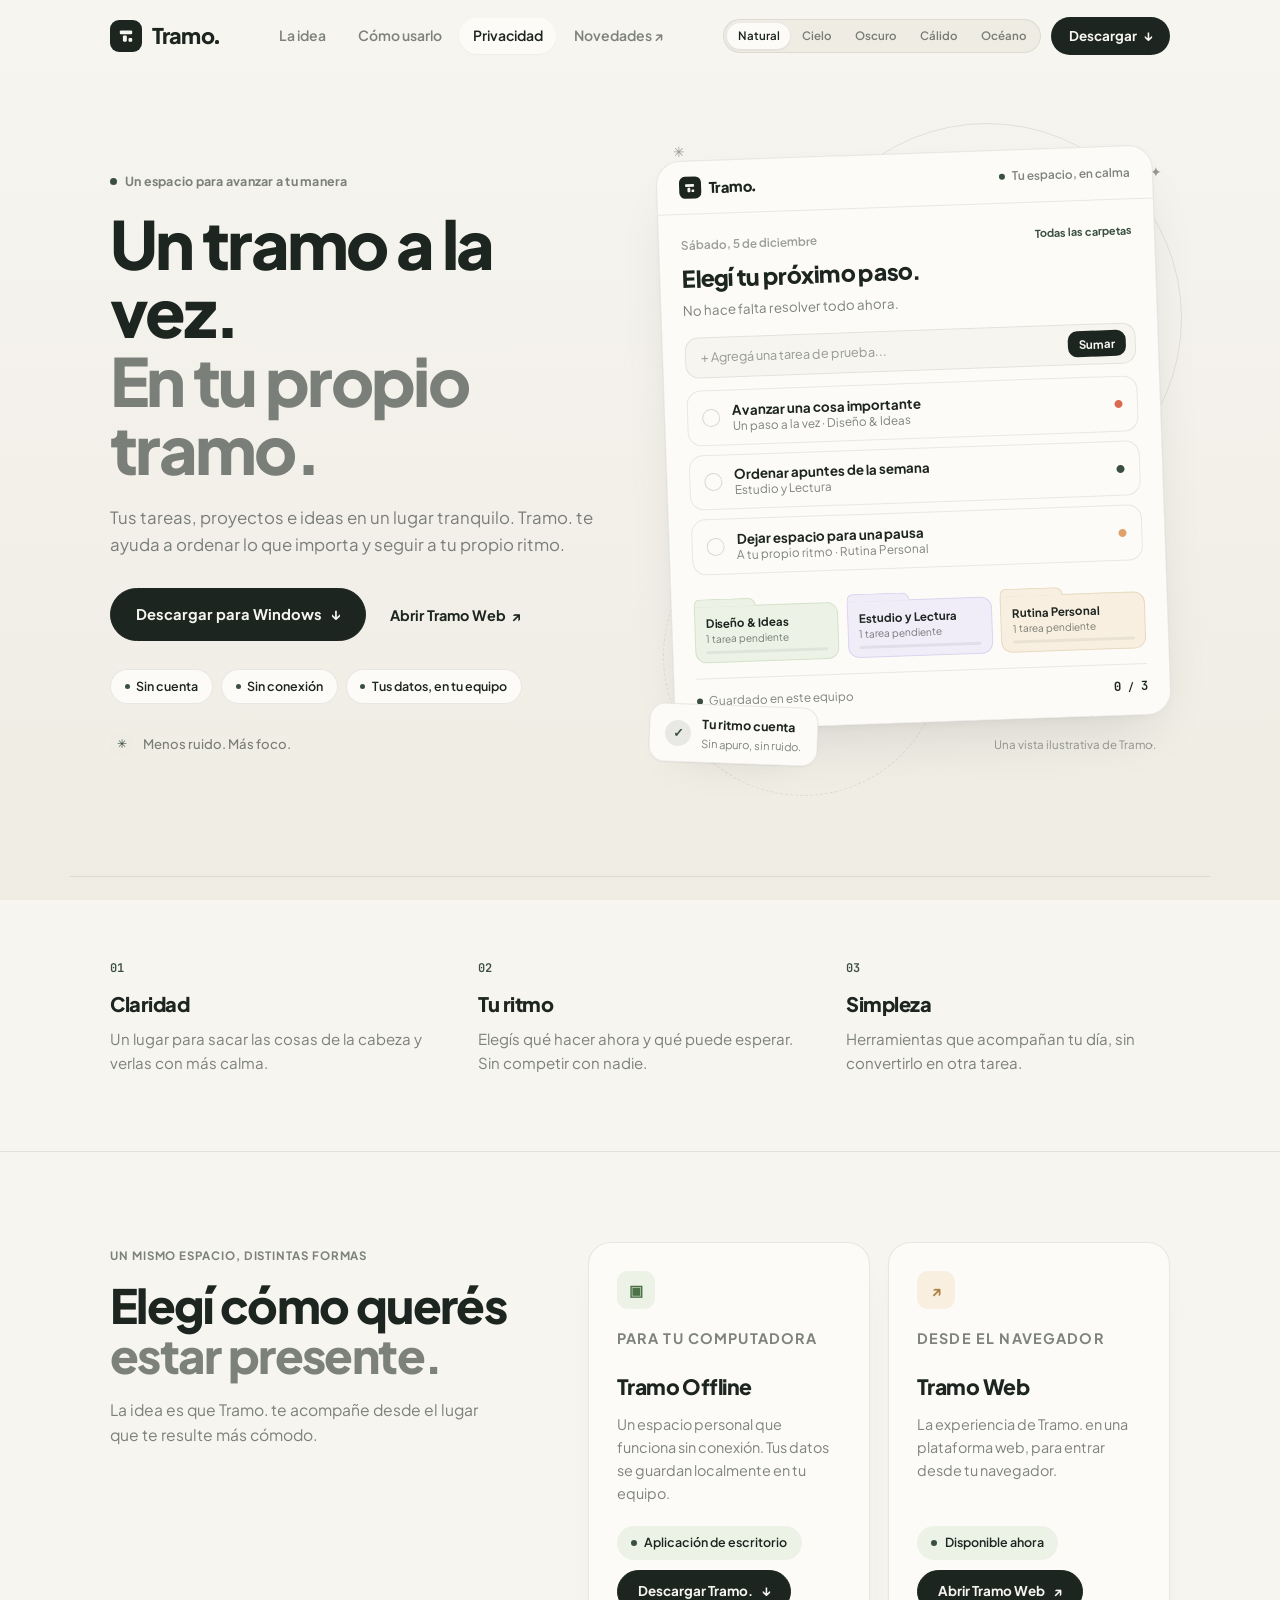
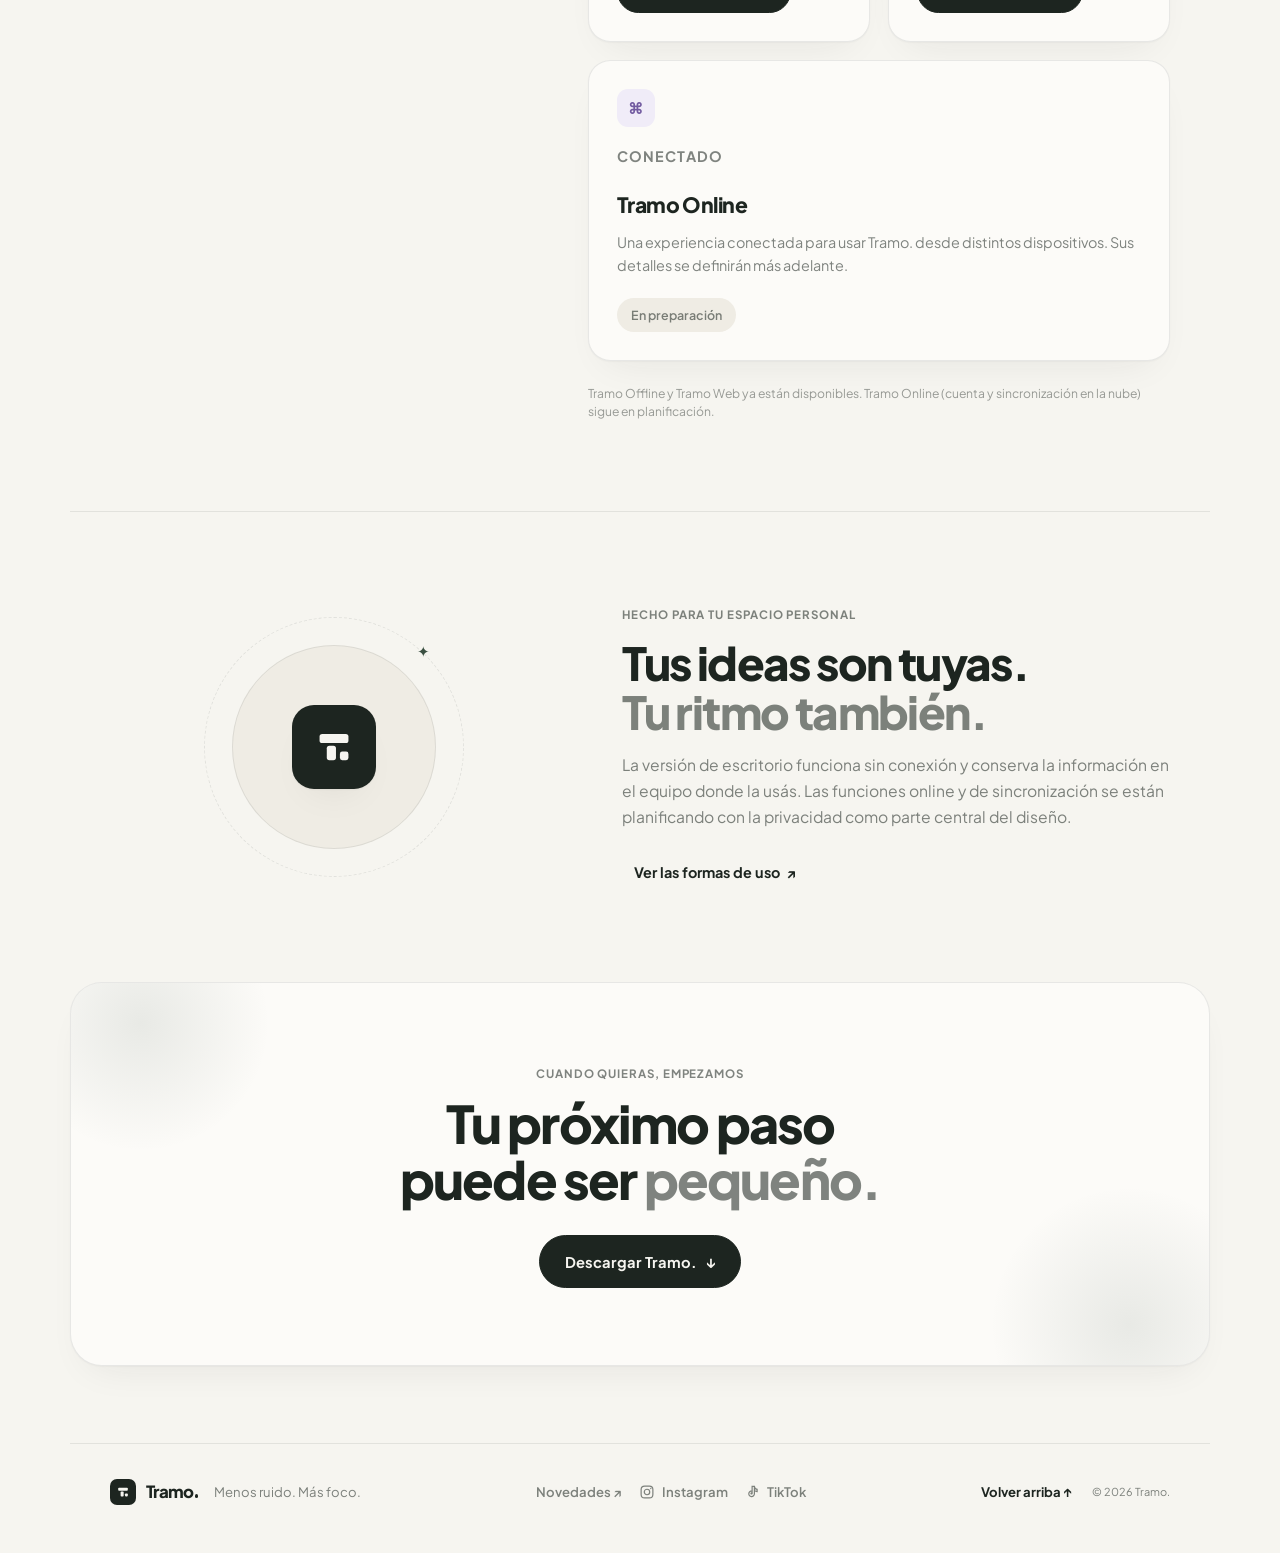
<file: index.html>
<!DOCTYPE html>
<html lang="es" class="scroll-smooth">
<head>
    <meta charset="UTF-8">
    <meta name="viewport" content="width=device-width, initial-scale=1.0">
    <title>Tramo. — Un tramo a la vez. En tu propio tramo.</title>
    <meta name="description" content="Tramo. es un espacio simple y sin conexión para ordenar tus tareas, proyectos e ideas en Windows, a tu propio ritmo.">
    <meta name="robots" content="index, follow, max-image-preview:large">
    <meta name="theme-color" content="#F6F5F0">
    <meta name="google-site-verification" content="VBXcMkCTvqLtKyFqrQMVibRTu6JhO8ITBSPxmpBXI7c">

    <!-- Señal principal de nombre de sitio para Google Search -->
    <meta property="og:site_name" content="Tramo.">
    <meta property="og:type" content="website">
    <meta property="og:url" content="https://usatramo.pages.dev/">
    <meta property="og:title" content="Tramo. — Un tramo a la vez. En tu propio tramo.">
    <meta property="og:description" content="Ordená tus tareas, carpetas e ideas en un espacio tranquilo para Windows. Funciona sin conexión y sin cuenta.">
    <meta property="og:image" content="https://usatramo.pages.dev/og-tramo.png">
    <link rel="canonical" href="https://usatramo.pages.dev/">

    <!-- Favicons estáticos para Googlebot (PNG 96x96 + SVG) antes del dinámico -->
    <link rel="icon" type="image/png" sizes="96x96" href="/favicon-96x96.png">
    <link rel="icon" type="image/svg+xml" href="/tramo-icon.svg">
    <link rel="apple-touch-icon" sizes="180x180" href="/apple-touch-icon.png">
    <link id="dynamic-favicon" rel="icon" type="image/svg+xml" href="">

    <!-- Schema.org WebSite para forzar el Site Name "Tramo." en lugar de "Cloudflare" -->
    <script type="application/ld+json">
    {
      "@context": "https://schema.org",
      "@type": "WebSite",
      "name": "Tramo.",
      "alternateName": ["Tramo", "Usa Tramo"],
      "url": "https://usatramo.pages.dev/"
    }
    </script>

    <link rel="preconnect" href="https://fonts.googleapis.com">
    <link rel="preconnect" href="https://fonts.gstatic.com" crossorigin>
    <link href="https://fonts.googleapis.com/css2?family=JetBrains+Mono:wght@400;500;600&family=Plus+Jakarta+Sans:wght@400;500;600;700;800&display=swap" rel="stylesheet">
    <link rel="stylesheet" href="styles.css">
</head>
<body data-theme="natural">
    <a class="skip-link" href="#inicio">Saltar al contenido</a>

    <!-- ==========================================================================
         NAVBAR UNIFICADO DE PUNTA A PUNTA (SIN SEPARACIONES EN NINGÚN TEMA)
         ========================================================================== -->
    <header class="topbar">
        <div class="wrap topbar-inner">
            <a class="brand" href="#inicio" aria-label="Tramo., inicio">
                <span class="brand-squircle" aria-hidden="true">
                    <svg width="18" height="18" viewBox="0 0 64 64" fill="none" xmlns="http://www.w3.org/2000/svg">
                        <rect x="10" y="12" width="44" height="14" rx="4" fill="currentColor"/>
                        <rect x="21" y="30" width="14" height="22" rx="4" fill="currentColor"/>
                        <rect x="41" y="39" width="13" height="13" rx="3.5" fill="currentColor"/>
                    </svg>
                </span>
                <span class="tramo-wordmark" style="font-size: 1.35rem;">Tramo<span class="tramo-dot"></span></span>
            </a>

            <nav class="topbar-nav" aria-label="Navegación principal">
                <a href="#filosofia">La idea</a>
                <a href="#modalidades">Cómo usarlo</a>
                <a href="#privacidad">Privacidad</a>
                <a href="./novedades/" title="Notas de desarrollo y actualizaciones">Novedades ↗</a>
            </nav>

            <div class="topbar-right">
                <div class="theme-switcher" role="tablist" aria-label="Apariencia de Tramo.">
                    <button type="button" class="theme-pill is-selected" data-theme-btn="natural" onclick="setTheme('natural')">Natural</button>
                    <button type="button" class="theme-pill" data-theme-btn="sky" onclick="setTheme('sky')">Cielo</button>
                    <button type="button" class="theme-pill" data-theme-btn="dark" onclick="setTheme('dark')">Oscuro</button>
                    <button type="button" class="theme-pill" data-theme-btn="warm" onclick="setTheme('warm')">Cálido</button>
                    <button type="button" class="theme-pill" data-theme-btn="ocean" onclick="setTheme('ocean')">Océano</button>
                </div>

                <a class="nav-cta" href="./descargar/">Descargar <span aria-hidden="true">↓</span></a>
            </div>
        </div>
    </header>

    <main id="inicio">
        <!-- ======================================================================
             HERO (COPY AIREADO A LA IZQUIERDA + VENTANA INCLINADA A LA DERECHA)
             ====================================================================== -->
        <section class="hero wrap">
            <div class="hero-copy" data-reveal="left">
                <p class="eyebrow"><span class="live-dot"></span> Un espacio para avanzar a tu manera</p>
                <h1>Un tramo a la vez.<br><span>En tu propio tramo.</span></h1>
                <p class="hero-lead">Tus tareas, proyectos e ideas en un lugar tranquilo. Tramo. te ayuda a ordenar lo que importa y seguir a tu propio ritmo.</p>

                <div class="hero-actions">
                    <a class="button button-primary" href="./descargar/">Descargar para Windows <span aria-hidden="true">↓</span></a>
                    <a class="text-link" href="./web/">Abrir Tramo Web <span aria-hidden="true">↗</span></a>
                </div>

                <ul class="hero-chips" aria-label="Lo esencial de Tramo.">
                    <li>Sin cuenta</li>
                    <li>Sin conexión</li>
                    <li>Tus datos, en tu equipo</li>
                </ul>

                <div class="hero-note">
                    <span class="note-icon" aria-hidden="true">✳</span>
                    <span>Menos ruido. Más foco.</span>
                </div>
            </div>

            <!-- Ventana inclinada interactiva a la derecha -->
            <div class="hero-art" aria-label="Vista ilustrativa e interactiva de Tramo." data-reveal="right">
                <div class="art-glow"></div>
                <div class="orbit orbit-one"></div>
                <div class="orbit orbit-two"></div>
                <div class="spark spark-one">✳</div>
                <div class="spark spark-two">✦</div>
                <div class="spark spark-three">·</div>

                <div class="app-window">
                    <div class="window-top">
                        <div class="window-brand">
                            <span class="window-squircle" aria-hidden="true">
                                <svg width="13" height="13" viewBox="0 0 64 64" fill="none" xmlns="http://www.w3.org/2000/svg">
                                    <rect x="10" y="12" width="44" height="14" rx="4" fill="currentColor"/>
                                    <rect x="21" y="30" width="14" height="22" rx="4" fill="currentColor"/>
                                    <rect x="41" y="39" width="13" height="13" rx="3.5" fill="currentColor"/>
                                </svg>
                            </span>
                            <span class="tramo-wordmark" style="font-size: 0.92rem;">Tramo<span class="tramo-dot"></span></span>
                        </div>
                        <span class="window-status"><i></i> Tu espacio, en calma</span>
                    </div>

                    <div class="window-content">
                        <div class="window-date">
                            <span id="today-date">Viernes, 27 de noviembre</span>
                            <span id="active-folder-pill" style="font-size: 0.68rem; color: var(--accent); font-weight: 700;">Todas las carpetas</span>
                        </div>

                        <h2>Elegí tu próximo paso.</h2>
                        <p class="window-subtitle">No hace falta resolver todo ahora.</p>

                        <!-- Mini-input rápido para probar agregar una tarea propia -->
                        <form id="demo-add-form" class="quick-add-bar">
                            <input id="demo-add-input" type="text" maxlength="44" placeholder="+ Agregá una tarea de prueba..." aria-label="Agregar tarea de prueba">
                            <button type="submit" class="quick-add-btn">Sumar</button>
                        </form>

                        <!-- Lista de tareas completables -->
                        <div class="tasks-stack" id="demo-tasks-container"></div>

                        <!-- 3 Carpetas con pestaña y contador de tareas pendientes -->
                        <div class="mini-folders-row">
                            <button type="button" class="mini-folder f-sage" data-folder="Diseño & Ideas" onclick="toggleFolderFilter('Diseño & Ideas')">
                                <b>Diseño &amp; Ideas</b>
                                <small data-folder-count="Diseño & Ideas">1 tarea pendiente</small>
                                <div class="f-track"><div class="f-bar" data-folder-bar="Diseño & Ideas" style="width: 50%;"></div></div>
                            </button>

                            <button type="button" class="mini-folder f-lav" data-folder="Estudio y Lectura" onclick="toggleFolderFilter('Estudio y Lectura')">
                                <b>Estudio y Lectura</b>
                                <small data-folder-count="Estudio y Lectura">1 tarea pendiente</small>
                                <div class="f-track"><div class="f-bar" data-folder-bar="Estudio y Lectura" style="width: 0%;"></div></div>
                            </button>

                            <button type="button" class="mini-folder f-sand" data-folder="Rutina Personal" onclick="toggleFolderFilter('Rutina Personal')">
                                <b>Rutina Personal</b>
                                <small data-folder-count="Rutina Personal">1 tarea pendiente</small>
                                <div class="f-track"><div class="f-bar" data-folder-bar="Rutina Personal" style="width: 0%;"></div></div>
                            </button>
                        </div>

                        <div class="window-bottom">
                            <span><i></i> Guardado en este equipo</span>
                            <span class="progress-count" aria-live="polite"><b id="done-count">0</b> <small>/</small> <span id="total-count">3</span></span>
                        </div>
                    </div>
                </div>

                <!-- Tarjeta flotante inclinada en esquina inferior izquierda -->
                <div class="floating-note">
                    <span class="note-mark">✓</span>
                    <span>
                        <b>Tu ritmo cuenta</b>
                        <small>Sin apuro, sin ruido.</small>
                    </span>
                </div>

                <div class="art-caption">Una vista ilustrativa de Tramo.</div>
            </div>
        </section>

        <!-- ======================================================================
             PRINCIPIOS (01 CLARIDAD, 02 TU RITMO, 03 SIMPLEZA)
             ====================================================================== -->
        <section class="principles wrap" id="filosofia" aria-label="La filosofía de Tramo.">
            <div data-reveal="up">
                <span class="principle-number">01</span>
                <h3>Claridad</h3>
                <p>Un lugar para sacar las cosas de la cabeza y verlas con más calma.</p>
            </div>
            <div data-reveal="up">
                <span class="principle-number">02</span>
                <h3>Tu ritmo</h3>
                <p>Elegís qué hacer ahora y qué puede esperar. Sin competir con nadie.</p>
            </div>
            <div data-reveal="up">
                <span class="principle-number">03</span>
                <h3>Simpleza</h3>
                <p>Herramientas que acompañan tu día, sin convertirlo en otra tarea.</p>
            </div>
        </section>

        <!-- ======================================================================
             MODALIDADES EN GRILLA ASIMÉTRICA BENTO
             ====================================================================== -->
        <section class="modes-section" id="modalidades">
            <div class="wrap modes-inner">
                <div class="section-heading" data-reveal="left">
                    <p class="eyebrow">UN MISMO ESPACIO, DISTINTAS FORMAS</p>
                    <h2>Elegí cómo querés<br><span>estar presente.</span></h2>
                    <p>La idea es que Tramo. te acompañe desde el lugar que te resulte más cómodo.</p>
                </div>

                <div class="mode-grid">
                    <!-- Tarjeta 1: Tramo Offline (ancho completo arriba) -->
                    <article class="mode-card mode-ready" data-reveal="up">
                        <div class="mode-icon icon-desktop" aria-hidden="true">▣</div>
                        <p class="mode-label">PARA TU COMPUTADORA</p>
                        <h3>Tramo Offline</h3>
                        <p>Un espacio personal que funciona sin conexión. Tus datos se guardan localmente en tu equipo.</p>
                        <div class="mode-ready-actions">
                            <span class="status-pill"><i></i> Aplicación de escritorio</span>
                            <a class="button button-primary mode-download" href="./descargar/">Descargar Tramo. <span aria-hidden="true">↓</span></a>
                        </div>
                    </article>

                    <!-- Tarjeta 2: Tramo Web (abajo izquierda) -->
                    <article class="mode-card mode-ready" data-reveal="up">
                        <div class="mode-icon icon-web" aria-hidden="true">↗</div>
                        <p class="mode-label">DESDE EL NAVEGADOR</p>
                        <h3>Tramo Web</h3>
                        <p>La experiencia de Tramo. en una plataforma web, para entrar desde tu navegador.</p>
                        <div class="mode-ready-actions">
                            <span class="status-pill"><i></i> Disponible ahora</span>
                            <a class="button button-primary mode-download" href="./web/">Abrir Tramo Web <span aria-hidden="true">↗</span></a>
                        </div>
                    </article>

                    <!-- Tarjeta 3: Tramo Online (abajo derecha) -->
                    <article class="mode-card mode-soon" data-reveal="up">
                        <div class="mode-icon icon-online" aria-hidden="true">⌘</div>
                        <p class="mode-label">CONECTADO</p>
                        <h3>Tramo Online</h3>
                        <p>Una experiencia conectada para usar Tramo. desde distintos dispositivos. Sus detalles se definirán más adelante.</p>
                        <span class="status-pill status-planned">En preparación</span>
                    </article>

                    <p class="mode-footnote">Tramo Offline y Tramo Web ya están disponibles. Tramo Online (cuenta y sincronización en la nube) sigue en planificación.</p>
                </div>
            </div>
        </section>

        <!-- ======================================================================
             PRIVACIDAD
             ====================================================================== -->
        <section class="privacy wrap" id="privacidad">
            <div class="privacy-art" aria-hidden="true" data-reveal="left">
                <div class="privacy-ring ring-a"></div>
                <div class="privacy-ring ring-b"></div>
                <div class="privacy-core">
                    <svg width="42" height="42" viewBox="0 0 64 64" fill="none" xmlns="http://www.w3.org/2000/svg">
                        <rect x="10" y="12" width="44" height="14" rx="4" fill="currentColor"/>
                        <rect x="21" y="30" width="14" height="22" rx="4" fill="currentColor"/>
                        <rect x="41" y="39" width="13" height="13" rx="3.5" fill="currentColor"/>
                    </svg>
                </div>
                <span class="privacy-star">✦</span>
            </div>

            <div class="privacy-copy" data-reveal="right">
                <p class="eyebrow">HECHO PARA TU ESPACIO PERSONAL</p>
                <h2>Tus ideas son tuyas.<br><span>Tu ritmo también.</span></h2>
                <p>La versión de escritorio funciona sin conexión y conserva la información en el equipo donde la usás. Las funciones online y de sincronización se están planificando con la privacidad como parte central del diseño.</p>
                <a class="text-link" href="#modalidades">Ver las formas de uso <span aria-hidden="true">↗</span></a>
            </div>
        </section>

        <!-- ======================================================================
             CIERRE / DESCARGA
             ====================================================================== -->
        <section class="closing wrap" id="descargar" data-reveal="up">
            <p class="eyebrow">CUANDO QUIERAS, EMPEZAMOS</p>
            <h2>Tu próximo paso<br>puede ser <span>pequeño.</span></h2>
            <a class="button button-primary" href="./descargar/">Descargar Tramo. <span aria-hidden="true">↓</span></a>
            <div class="closing-orb orb-one"></div>
            <div class="closing-orb orb-two"></div>
        </section>
    </main>

    <!-- ==========================================================================
         FOOTER LIMPIO (SIN "PRÓXIMAMENTE")
         ========================================================================== -->
    <footer class="footer wrap">
        <div class="footer-left">
            <a class="brand footer-brand" href="#inicio" aria-label="Tramo., volver al inicio">
                <span class="brand-squircle" aria-hidden="true">
                    <svg width="14" height="14" viewBox="0 0 64 64" fill="none" xmlns="http://www.w3.org/2000/svg">
                        <rect x="10" y="12" width="44" height="14" rx="4" fill="currentColor"/>
                        <rect x="21" y="30" width="14" height="22" rx="4" fill="currentColor"/>
                        <rect x="41" y="39" width="13" height="13" rx="3.5" fill="currentColor"/>
                    </svg>
                </span>
                <span class="tramo-wordmark" style="font-size: 1.05rem;">Tramo<span class="tramo-dot"></span></span>
            </a>
            <span>Menos ruido. Más foco.</span>
        </div>

        <div class="socials" aria-label="Enlaces y redes">
            <a class="social-item" href="./novedades/">
                <span>Novedades ↗</span>
            </a>
            <a class="social-item" href="https://www.instagram.com/holatramo" target="_blank" rel="noopener" aria-label="Instagram de Tramo.">
                <svg viewBox="0 0 24 24" aria-hidden="true">
                    <rect x="3.2" y="3.2" width="17.6" height="17.6" rx="5.2"></rect>
                    <circle cx="12" cy="12" r="4.1"></circle>
                    <circle class="social-dot" cx="17.7" cy="6.7" r="1"></circle>
                </svg>
                <span>Instagram</span>
            </a>
            <a class="social-item" href="https://www.tiktok.com/@tramo.app" target="_blank" rel="noopener" aria-label="TikTok de Tramo.">
                <svg viewBox="0 0 24 24" aria-hidden="true">
                    <path d="M14.1 3.5v11.1a4.2 4.2 0 1 1-3.4-4.1v3.5a.9.9 0 1 0 0 .2V3.5h3.4c.2 2.4 1.6 4.1 4.1 4.5v3.4a9.3 9.3 0 0 1-4.1-1.6"></path>
                </svg>
                <span>TikTok</span>
            </a>
        </div>

        <div class="footer-right">
            <a href="#inicio">Volver arriba ↑</a>
            <small>© <span id="year">2026</span> Tramo.</small>
        </div>
    </footer>

    <script>
        // =========================================================================
        // 1. GESTIÓN DE LAS 5 APARIENCIAS Y FAVICON SVG DINÁMICO
        // =========================================================================
        const THEMES = {
            natural: { bg: '#1D2520', fg: '#F6F5F0', meta: '#F6F5F0' },
            sky:     { bg: '#1E293B', fg: '#FFFFFF', meta: '#DCE7F2' },
            dark:    { bg: '#8FB399', fg: '#121614', meta: '#121614' },
            warm:    { bg: '#2B1E19', fg: '#FDF9F5', meta: '#F7F1EB' },
            ocean:   { bg: '#162436', fg: '#F8FBFE', meta: '#ECF2F7' }
        };

        function buildFaviconSVG(bg, fg) {
            return `<svg xmlns="http://www.w3.org/2000/svg" viewBox="0 0 64 64" width="64" height="64">
  <rect width="64" height="64" rx="16" fill="${bg}"/>
  <g transform="translate(4, 4) scale(0.875)">
    <rect x="10" y="12" width="44" height="14" rx="4" fill="${fg}"/>
    <rect x="21" y="30" width="14" height="22" rx="4" fill="${fg}"/>
    <rect x="41" y="39" width="13" height="13" rx="3.5" fill="${fg}"/>
  </g>
</svg>`;
        }

        function setTheme(themeKey) {
            const cfg = THEMES[themeKey] || THEMES.natural;
            document.body.setAttribute('data-theme', themeKey);

            const metaTheme = document.querySelector('meta[name="theme-color"]');
            if (metaTheme) metaTheme.setAttribute('content', cfg.meta);

            document.querySelectorAll('.theme-pill').forEach(btn => {
                btn.classList.toggle('is-selected', btn.dataset.themeBtn === themeKey);
            });

            const favLink = document.getElementById('dynamic-favicon');
            if (favLink) {
                favLink.href = 'data:image/svg+xml,' + encodeURIComponent(buildFaviconSVG(cfg.bg, cfg.fg));
            }
        }

        // =========================================================================
        // 2. VENTANA INTERACTIVA DE TRAMO. (TAREAS Y CARPETAS EN VIVO)
        // =========================================================================
        let demoTasks = [
            { id: 1, title: 'Avanzar una cosa importante', subtitle: 'Un paso a la vez · Diseño & Ideas', folder: 'Diseño & Ideas', priority: '', done: false },
            { id: 2, title: 'Ordenar apuntes de la semana', subtitle: 'Estudio y Lectura', folder: 'Estudio y Lectura', priority: 'priority-sage', done: false },
            { id: 3, title: 'Dejar espacio para una pausa', subtitle: 'A tu propio ritmo · Rutina Personal', folder: 'Rutina Personal', priority: 'priority-peach', done: false }
        ];
        let activeFolder = null;

        function renderWindowDemo() {
            const container = document.getElementById('demo-tasks-container');
            const doneEl = document.getElementById('done-count');
            const totalEl = document.getElementById('total-count');
            const folderPill = document.getElementById('active-folder-pill');
            if (!container) return;

            const filtered = activeFolder
                ? demoTasks.filter(t => t.folder === activeFolder)
                : demoTasks;

            doneEl.textContent = demoTasks.filter(t => t.done).length;
            totalEl.textContent = demoTasks.length;

            if (folderPill) {
                folderPill.textContent = activeFolder ? `Carpeta: ${activeFolder} (×)` : 'Todas las carpetas';
                folderPill.style.cursor = activeFolder ? 'pointer' : 'default';
            }

            container.innerHTML = filtered.map(t => `
                <button type="button" class="sample-task" aria-pressed="${t.done}" onclick="toggleTask(${t.id})">
                    <span class="task-check">✓</span>
                    <div class="task-body">
                        <b>${escapeHTML(t.title)}</b>
                        <small>${escapeHTML(t.subtitle)}</small>
                    </div>
                    <span class="task-priority ${t.priority}">●</span>
                </button>
            `).join('');

            // Actualizar contadores de tareas pendientes por carpeta
            ['Diseño & Ideas', 'Estudio y Lectura', 'Rutina Personal'].forEach(folderName => {
                const items = demoTasks.filter(t => t.folder === folderName);
                const pending = items.filter(t => !t.done).length;
                const pct = items.length > 0 ? Math.round(((items.length - pending) / items.length) * 100) : 100;

                const countEl = document.querySelector(`[data-folder-count="${folderName}"]`);
                const barEl = document.querySelector(`[data-folder-bar="${folderName}"]`);
                const cardEl = document.querySelector(`[data-folder="${folderName}"]`);

                if (countEl) {
                    countEl.textContent = pending === 1 ? '1 tarea pendiente' : `${pending} tareas pendientes`;
                }
                if (barEl) barEl.style.width = `${pct}%`;
                if (cardEl) cardEl.classList.toggle('is-active-folder', activeFolder === folderName);
            });
        }

        function toggleTask(id) {
            demoTasks = demoTasks.map(t => t.id === id ? { ...t, done: !t.done } : t);
            renderWindowDemo();
        }

        function toggleFolderFilter(folderName) {
            activeFolder = (activeFolder === folderName) ? null : folderName;
            renderWindowDemo();
        }

        function escapeHTML(str) {
            const div = document.createElement('div');
            div.textContent = str;
            return div.innerHTML;
        }

        // =========================================================================
        // 3. REVELADO AL HACER SCROLL ([data-reveal])
        // =========================================================================
        (() => {
            const items = document.querySelectorAll('[data-reveal]');
            document.documentElement.classList.add('js-motion');
            if (!('IntersectionObserver' in window) || window.matchMedia('(prefers-reduced-motion: reduce)').matches) {
                items.forEach(item => item.classList.add('is-visible'));
                return;
            }
            const observer = new IntersectionObserver((entries, currentObserver) => {
                entries.forEach(entry => {
                    if (entry.isIntersecting) {
                        entry.target.classList.add('is-visible');
                        currentObserver.unobserve(entry.target);
                    }
                });
            }, { threshold: 0.14, rootMargin: '0px 0px -36px 0px' });
            items.forEach(item => observer.observe(item));
        })();

        // =========================================================================
        // 4. INICIALIZACIÓN: FECHA NATURAL, FORMULARIO, NAVBAR Y SCROLL-SPY
        // =========================================================================
        (() => {
            setTheme('natural');
            renderWindowDemo();

            // Fecha natural en español: "Viernes, 27 de noviembre"
            const rawDate = new Date().toLocaleDateString('es-AR', {
                weekday: 'long',
                day: 'numeric',
                month: 'long'
            }).toLowerCase();
            const formattedDate = rawDate.charAt(0).toUpperCase() + rawDate.slice(1);
            const dateEl = document.getElementById('today-date');
            if (dateEl) dateEl.textContent = formattedDate;

            const yearEl = document.getElementById('year');
            if (yearEl) yearEl.textContent = new Date().getFullYear();

            // Limpiar filtro al hacer clic en la píldora de carpeta activa
            const folderPill = document.getElementById('active-folder-pill');
            if (folderPill) {
                folderPill.addEventListener('click', () => {
                    if (activeFolder) {
                        activeFolder = null;
                        renderWindowDemo();
                    }
                });
            }

            // Formulario rápido para sumar tareas en la vista interactiva
            const addForm = document.getElementById('demo-add-form');
            const addInput = document.getElementById('demo-add-input');
            if (addForm && addInput) {
                addForm.addEventListener('submit', (e) => {
                    e.preventDefault();
                    const text = addInput.value.trim();
                    if (!text) return;
                    const targetFolder = activeFolder || 'Diseño & Ideas';
                    demoTasks.unshift({
                        id: Date.now(),
                        title: text,
                        subtitle: `Agregada hoy · ${targetFolder}`,
                        folder: targetFolder,
                        priority: 'priority-sage',
                        done: false
                    });
                    addInput.value = '';
                    renderWindowDemo();
                });
            }

            // Barra superior con sombra sutil al bajar
            const bar = document.querySelector('.topbar');
            const onScroll = () => bar.classList.toggle('is-scrolled', window.scrollY > 8);
            onScroll();
            window.addEventListener('scroll', onScroll, { passive: true });

            // Scroll-Spy en enlaces internos
            const links = [...document.querySelectorAll('.topbar-nav a[href^="#"]')];
            if ('IntersectionObserver' in window) {
                const spy = new IntersectionObserver(entries => entries.forEach(entry => {
                    if (!entry.isIntersecting) return;
                    links.forEach(a => a.classList.toggle('is-active', a.getAttribute('href') === '#' + entry.target.id));
                }), { rootMargin: '-40% 0px -55% 0px' });
                links.forEach(a => {
                    const s = document.querySelector(a.getAttribute('href'));
                    if (s) spy.observe(s);
                });
            }
        })();
    </script>
</body>
</html>
</file>
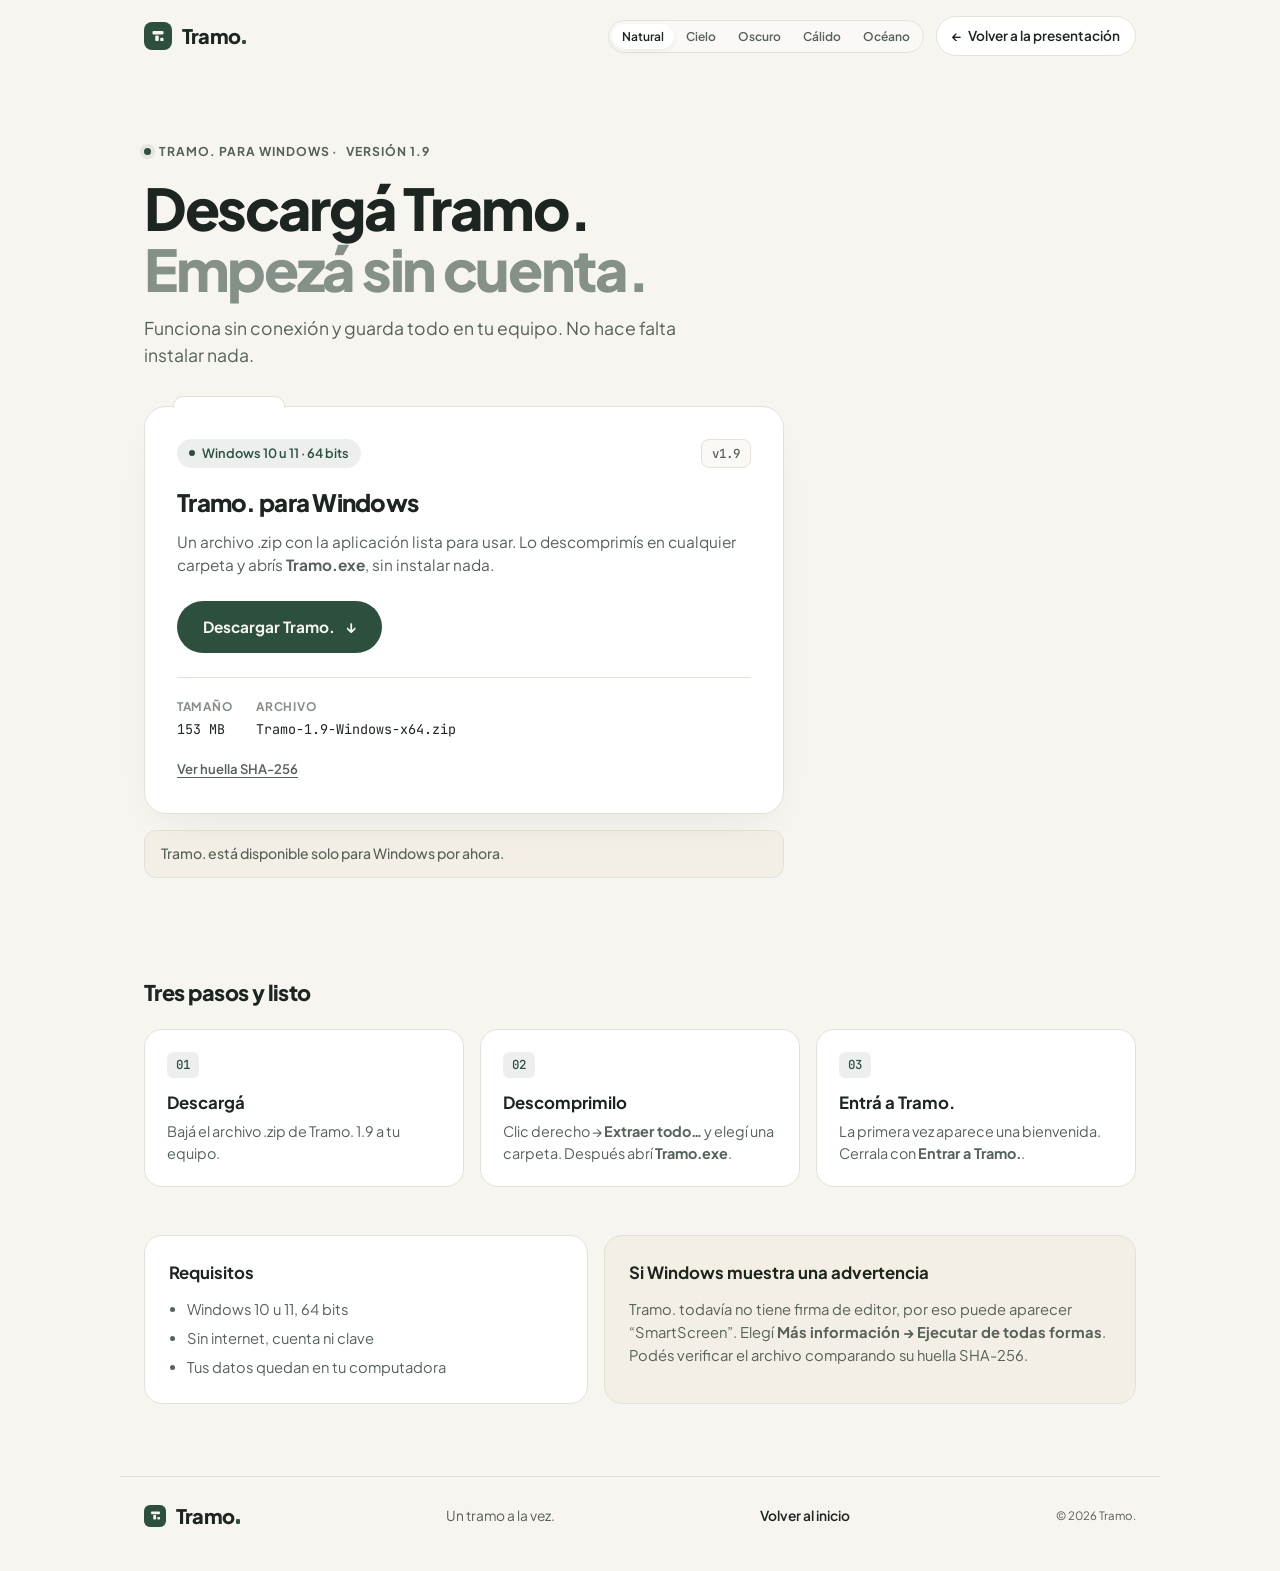
<file: descargar/index.html>
<!DOCTYPE html>
<html lang="es" class="js-motion">
<head>
  <meta charset="UTF-8">
  <meta name="viewport" content="width=device-width, initial-scale=1">
  <meta name="theme-color" content="#F6F5F0">
  <meta name="description" content="Descargá Tramo. 1.9 para Windows. Funciona sin conexión y guarda todo en tu equipo.">
  <title>Descargar Tramo. — Un tramo a la vez.</title>
  <link id="dynamic-favicon" rel="icon" href="data:image/svg+xml,%3Csvg xmlns='http://www.w3.org/2000/svg' viewBox='0 0 64 64' fill='none'%3E%3Crect width='64' height='64' rx='16' fill='%232D4F3E'/%3E%3Crect x='10' y='12' width='44' height='14' rx='4' fill='%23F6F5F0'/%3E%3Crect x='21' y='30' width='14' height='22' rx='4' fill='%23F6F5F0'/%3E%3Crect x='41' y='39' width='13' height='13' rx='3.5' fill='%23F6F5F0'/%3E%3C/svg%3E" type="image/svg+xml">
  <link rel="preconnect" href="https://fonts.googleapis.com">
  <link rel="preconnect" href="https://fonts.gstatic.com" crossorigin>
  <link href="https://fonts.googleapis.com/css2?family=JetBrains+Mono:wght@400;500&family=Plus+Jakarta+Sans:wght@400;500;600;700;800&display=swap" rel="stylesheet">
  <link rel="stylesheet" href="./descargar.css">
</head>
<body class="dl-page" data-theme="natural">
  <header class="topbar">
    <div class="topbar-inner wrap">
      <a class="brand" href="../" aria-label="Tramo., inicio">
        <span class="brand-badge" aria-hidden="true">
          <svg width="16" height="16" viewBox="0 0 64 64" fill="none">
            <rect x="10" y="12" width="44" height="14" rx="4" fill="currentColor"/>
            <rect x="21" y="30" width="14" height="22" rx="4" fill="currentColor"/>
            <rect x="41" y="39" width="13" height="13" rx="3.5" fill="currentColor"/>
          </svg>
        </span>
        <span class="brand-word">Tramo<span class="brand-dot"></span></span>
      </a>

      <div class="topbar-actions">
        <div class="theme-switcher" role="group" aria-label="Aspecto visual">
          <button type="button" class="theme-btn is-active" data-set-theme="natural" title="Natural">Natural</button>
          <button type="button" class="theme-btn" data-set-theme="cielo" title="Cielo">Cielo</button>
          <button type="button" class="theme-btn" data-set-theme="oscuro" title="Oscuro">Oscuro</button>
          <button type="button" class="theme-btn" data-set-theme="calido" title="Cálido">Cálido</button>
          <button type="button" class="theme-btn" data-set-theme="oceano" title="Océano">Océano</button>
        </div>

        <a class="nav-cta" href="../">
          <span aria-hidden="true">←</span> Volver a la presentación
        </a>
      </div>
    </div>
  </header>

  <main>
    <section class="dl-hero wrap">
      <p class="eyebrow is-visible" data-reveal="up">
        <span class="live-dot"></span> TRAMO. PARA WINDOWS · <span data-dl="version">Versión 1.9</span>
      </p>
      <h1 class="is-visible" data-reveal="up">Descargá Tramo.<br><span>Empezá sin cuenta.</span></h1>
      <p class="dl-lead is-visible" data-reveal="up">Funciona sin conexión y guarda todo en tu equipo. No hace falta instalar nada.</p>

      <div class="dl-options dl-single is-visible" data-reveal="up">
        <article class="dl-card dl-card-main">
          <div class="folder-tab" aria-hidden="true"></div>
          <div class="dl-card-header">
            <span class="status-pill"><i></i> Windows 10 u 11 · 64 bits</span>
            <span class="version-tag">v1.9</span>
          </div>

          <h2>Tramo. para Windows</h2>
          <p>Un archivo .zip con la aplicación lista para usar. Lo descomprimís en cualquier carpeta y abrís <b>Tramo.exe</b>, sin instalar nada.</p>

          <div class="dl-cta-row">
            <a class="button button-primary" data-dl="app" href="https://github.com/gonzzaarias/foco-app/releases/download/v1.9/Tramo-1.9.0-Instalador.zip" download="Tramo-1.9-Windows-x64.zip">
              Descargar Tramo. <span aria-hidden="true">↓</span>
            </a>
          </div>

          <dl class="dl-facts">
            <div>
              <dt>Tamaño</dt>
              <dd data-dl="app-size">153 MB</dd>
            </div>
            <div>
              <dt>Archivo</dt>
              <dd data-dl="app-name">Tramo-1.9-Windows-x64.zip</dd>
            </div>
          </dl>

          <div class="hash-section">
            <button type="button" class="hash-toggle" data-dl="hash-app" aria-expanded="false">
              Ver huella SHA-256
            </button>
            <div class="hash-box" hidden>
              <code class="hash" data-dl="app-hash">594c6adf82ffd237203120ac51d5beb7a7af95ce6aee1d67d2f58dbf56b3a1d4</code>
              <button type="button" class="copy-hash-btn" id="copy-hash-btn">Copiar</button>
            </div>
          </div>
        </article>
      </div>

      <p class="dl-alert" data-dl="error" role="alert" hidden>La descarga todavía no está disponible. Probá de nuevo en un rato.</p>
      <p class="dl-alert dl-alert-soft" data-dl="platform" hidden>Tramo. está disponible solo para Windows por ahora.</p>
    </section>

    <section class="dl-steps wrap" aria-labelledby="steps-title">
      <h2 id="steps-title" data-reveal="up">Tres pasos y listo</h2>
      <ol>
        <li data-reveal="up">
          <span class="step-num">01</span>
          <div>
            <h3>Descargá</h3>
            <p>Bajá el archivo .zip de Tramo. 1.9 a tu equipo.</p>
          </div>
        </li>
        <li data-reveal="up">
          <span class="step-num">02</span>
          <div>
            <h3>Descomprimilo</h3>
            <p>Clic derecho → <b>Extraer todo…</b> y elegí una carpeta. Después abrí <b>Tramo.exe</b>.</p>
          </div>
        </li>
        <li data-reveal="up">
          <span class="step-num">03</span>
          <div>
            <h3>Entrá a Tramo.</h3>
            <p>La primera vez aparece una bienvenida. Cerrala con <b>Entrar a Tramo.</b>.</p>
          </div>
        </li>
      </ol>
    </section>

    <section class="dl-info wrap">
      <div class="dl-box" data-reveal="up">
        <h3>Requisitos</h3>
        <ul>
          <li>Windows 10 u 11, 64 bits</li>
          <li>Sin internet, cuenta ni clave</li>
          <li>Tus datos quedan en tu computadora</li>
        </ul>
      </div>
      <div class="dl-box dl-box-warm" data-reveal="up">
        <h3>Si Windows muestra una advertencia</h3>
        <p>Tramo. todavía no tiene firma de editor, por eso puede aparecer “SmartScreen”. Elegí <b>Más información → Ejecutar de todas formas</b>. Podés verificar el archivo comparando su huella SHA-256.</p>
      </div>
    </section>
  </main>

  <footer class="footer wrap">
    <a class="brand footer-brand" href="../">
      <span class="brand-badge brand-badge-sm" aria-hidden="true">
        <svg width="13" height="13" viewBox="0 0 64 64" fill="none">
          <rect x="10" y="12" width="44" height="14" rx="4" fill="currentColor"/>
          <rect x="21" y="30" width="14" height="22" rx="4" fill="currentColor"/>
          <rect x="41" y="39" width="13" height="13" rx="3.5" fill="currentColor"/>
        </svg>
      </span>
      <span class="brand-word">Tramo<span class="brand-dot"></span></span>
    </a>
    <span>Un tramo a la vez.</span>
    <a href="../">Volver al inicio</a>
    <small>© <span id="year">2026</span> Tramo.</small>
  </footer>

  <div class="dl-toast" id="dl-toast" role="status" aria-live="polite" hidden>
    <span class="toast-dot"></span>
    <span>Iniciando descarga de <b>Tramo. 1.9</b> para Windows…</span>
  </div>

  <script src="./download.js"></script>
</body>
</html>
</file>
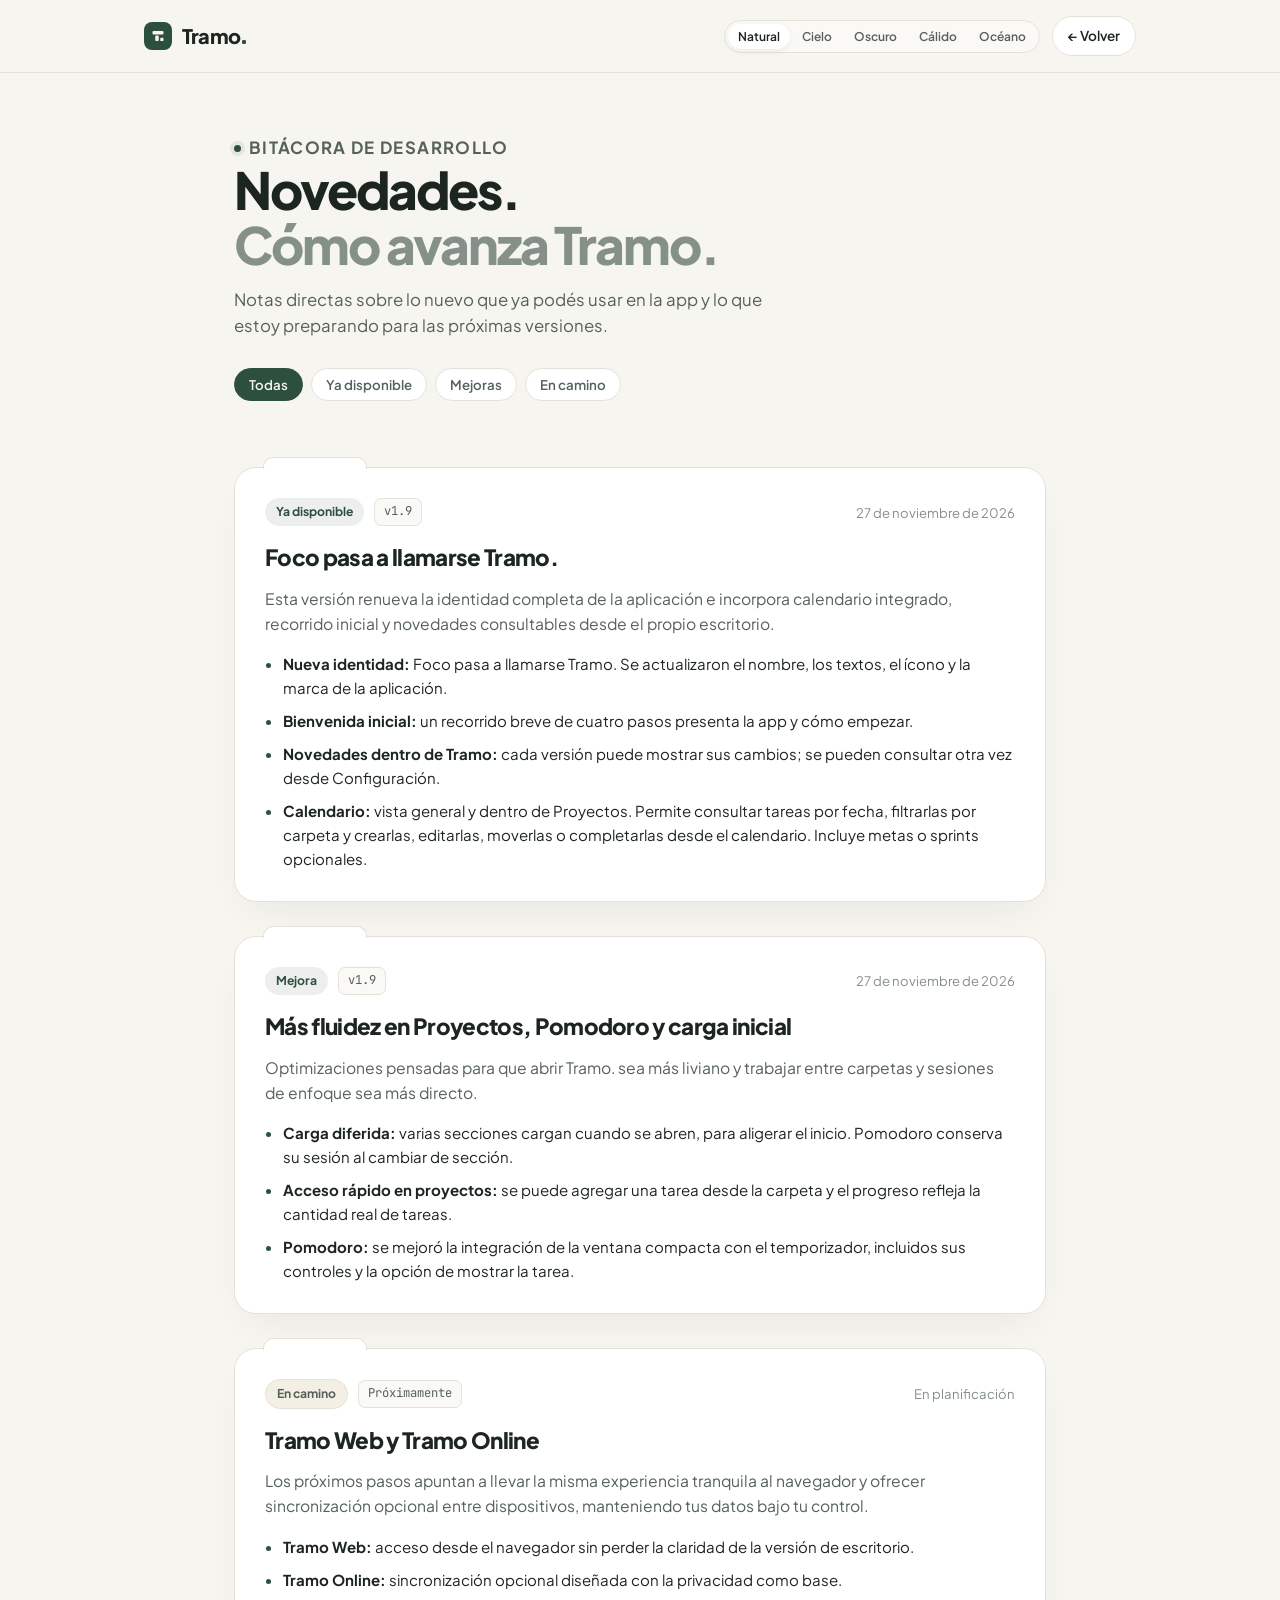
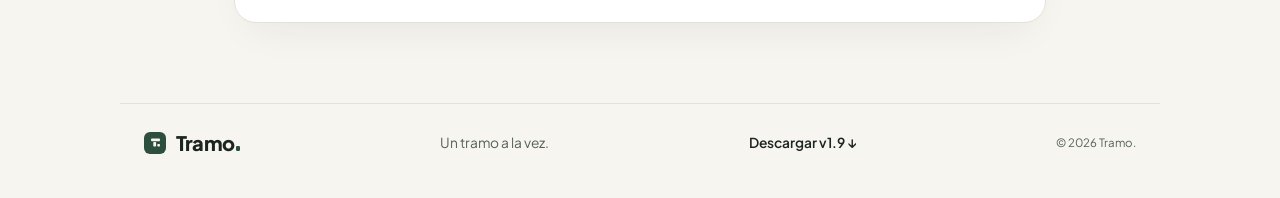
<file: novedades/index.html>
<!DOCTYPE html>
<html lang="es">
<head>
  <meta charset="UTF-8">
  <meta name="viewport" content="width=device-width, initial-scale=1">
  <meta name="theme-color" content="#F6F5F0">
  <meta name="description" content="Novedades y bitácora de desarrollo de Tramo. 1.9: nueva identidad, calendario, mejoras en proyectos y Pomodoro.">
  <title>Novedades — Tramo.</title>

  <link rel="canonical" href="https://usatramo.pages.dev/novedades/">
  <link rel="icon" type="image/png" sizes="96x96" href="/favicon-96x96.png">
  <link rel="icon" type="image/svg+xml" href="/tramo-icon.svg">
  <link id="dynamic-favicon" rel="icon" type="image/svg+xml" href="">

  <link rel="preconnect" href="https://fonts.googleapis.com">
  <link rel="preconnect" href="https://fonts.gstatic.com" crossorigin>
  <link href="https://fonts.googleapis.com/css2?family=JetBrains+Mono:wght@400;500&family=Plus+Jakarta+Sans:wght@400;500;600;700;800&display=swap" rel="stylesheet">

  <style>
    :root {
      --bg: #F6F5F0;
      --bg-gradient: none;
      --surface: #FFFFFF;
      --surface-soft: #FAF9F5;
      --surface-warm: #F4EFE4;
      --ink: #1D2520;
      --ink-muted: #556159;
      --ink-faint: #849088;
      --accent: #2D4F3E;
      --accent-contrast: #F6F5F0;
      --accent-soft: rgba(45, 79, 62, 0.09);
      --border: #E4E2D8;
      --topbar-bg: rgba(246, 245, 240, 0.86);
      --shadow: 0 18px 44px -18px rgba(29, 37, 32, 0.09);
      --font-sans: 'Plus Jakarta Sans', -apple-system, BlinkMacSystemFont, sans-serif;
      --font-mono: 'JetBrains Mono', monospace;
    }

    /* Aspecto: Cielo Patagónico */
    body[data-theme="cielo"],
    body[data-theme="sky"] {
      --bg: #DCE6F2;
      --bg-gradient: linear-gradient(180deg, #CFE0F5 0%, #E4E3F0 48%, #F4E6DC 100%);
      --surface: rgba(255, 255, 255, 0.86);
      --surface-soft: rgba(255, 255, 255, 0.62);
      --surface-warm: rgba(248, 236, 224, 0.78);
      --ink: #1C2634;
      --ink-muted: #4D5B6E;
      --ink-faint: #7B8899;
      --accent: #2C4A6E;
      --accent-contrast: #FFFFFF;
      --accent-soft: rgba(44, 74, 110, 0.1);
      --border: rgba(44, 74, 110, 0.14);
      --topbar-bg: rgba(207, 224, 245, 0.82);
      --shadow: 0 18px 44px -18px rgba(28, 38, 52, 0.12);
    }

    /* Aspecto: Oscuro */
    body[data-theme="oscuro"],
    body[data-theme="dark"] {
      --bg: #121714;
      --surface: #1A211D;
      --surface-soft: #212A25;
      --surface-warm: #24231D;
      --ink: #EEF1EE;
      --ink-muted: #A3B0A8;
      --ink-faint: #6D7A72;
      --accent: #7FB095;
      --accent-contrast: #121714;
      --accent-soft: rgba(127, 176, 149, 0.14);
      --border: #2A352F;
      --topbar-bg: rgba(18, 23, 20, 0.86);
    }

    /* Aspecto: Cálido */
    body[data-theme="calido"],
    body[data-theme="warm"] {
      --bg: #F5EFEA;
      --surface: #FFFDFB;
      --surface-soft: #F9F3EE;
      --surface-warm: #F2E4D9;
      --ink: #2B211C;
      --ink-muted: #69574E;
      --ink-faint: #968379;
      --accent: #9E4F33;
      --accent-contrast: #FFFDFB;
      --accent-soft: rgba(158, 79, 51, 0.1);
      --border: #E6D8CE;
      --topbar-bg: rgba(245, 239, 234, 0.86);
    }

    /* Aspecto: Océano */
    body[data-theme="oceano"],
    body[data-theme="ocean"] {
      --bg: #EEF3F6;
      --surface: #FFFFFF;
      --surface-soft: #F5F8FA;
      --surface-warm: #E7EFF4;
      --ink: #172733;
      --ink-muted: #4C606E;
      --ink-faint: #7E919E;
      --accent: #1F5B78;
      --accent-contrast: #FFFFFF;
      --accent-soft: rgba(31, 91, 120, 0.1);
      --border: #D7E2E8;
      --topbar-bg: rgba(238, 243, 246, 0.86);
    }

    *, *::before, *::after {
      box-sizing: border-box;
    }

    body {
      margin: 0;
      min-height: 100vh;
      font-family: var(--font-sans);
      background-color: var(--bg);
      background-image: var(--bg-gradient);
      color: var(--ink);
      line-height: 1.6;
      -webkit-font-smoothing: antialiased;
      transition: background-color 0.3s ease, color 0.3s ease;
    }

    .wrap {
      width: 100%;
      max-width: 860px;
      margin: 0 auto;
      padding: 0 24px;
    }

    /* --- TOPBAR --- */
    .topbar {
      position: sticky;
      top: 0;
      z-index: 40;
      width: 100%;
      background: var(--topbar-bg);
      backdrop-filter: blur(16px);
      -webkit-backdrop-filter: blur(16px);
      border-bottom: 1px solid var(--border);
    }

    .topbar-inner {
      max-width: 1040px;
      margin: 0 auto;
      padding: 0 24px;
      height: 72px;
      display: flex;
      align-items: center;
      justify-content: space-between;
      gap: 16px;
    }

    .brand {
      display: inline-flex;
      align-items: center;
      gap: 10px;
      text-decoration: none;
      color: var(--ink);
    }

    .brand-badge {
      width: 28px;
      height: 28px;
      border-radius: 8px;
      background: var(--accent);
      color: var(--accent-contrast);
      display: inline-flex;
      align-items: center;
      justify-content: center;
    }

    .brand-word {
      font-weight: 800;
      font-size: 1.25rem;
      letter-spacing: -0.04em;
      line-height: 1;
      display: inline-flex;
      align-items: baseline;
    }

    .brand-dot {
      display: inline-block;
      width: 4.5px;
      height: 4.5px;
      border-radius: 1.2px;
      background: var(--accent);
      margin-left: 1.5px;
    }

    .topbar-actions {
      display: flex;
      align-items: center;
      gap: 12px;
    }

    .theme-switcher {
      display: inline-flex;
      gap: 2px;
      padding: 3px;
      border-radius: 999px;
      background: var(--surface-soft);
      border: 1px solid var(--border);
    }

    .theme-btn {
      border: 0;
      background: transparent;
      color: var(--ink-muted);
      font-family: var(--font-sans);
      font-size: 0.75rem;
      font-weight: 600;
      padding: 5px 10px;
      border-radius: 999px;
      cursor: pointer;
    }

    .theme-btn.is-active {
      background: var(--surface);
      color: var(--ink);
      box-shadow: 0 2px 6px rgba(0, 0, 0, 0.06);
    }

    .nav-cta {
      display: inline-flex;
      align-items: center;
      gap: 6px;
      padding: 8px 15px;
      border-radius: 999px;
      background: var(--surface);
      border: 1px solid var(--border);
      color: var(--ink);
      text-decoration: none;
      font-size: 0.85rem;
      font-weight: 600;
    }

    /* --- HERO --- */
    .news-hero {
      padding: 60px 24px 32px;
    }

    .eyebrow {
      display: inline-flex;
      align-items: center;
      gap: 8px;
      font-size: 0.76rem;
      font-weight: 700;
      letter-spacing: 0.08em;
      text-transform: uppercase;
      color: var(--ink-muted);
      margin: 0 0 14px;
    }

    .live-dot {
      width: 7px;
      height: 7px;
      border-radius: 50%;
      background: var(--accent);
      box-shadow: 0 0 0 4px var(--accent-soft);
    }

    .news-hero h1 {
      margin: 0 0 14px;
      font-size: clamp(2.2rem, 5vw, 3.2rem);
      font-weight: 800;
      letter-spacing: -0.04em;
      line-height: 1.08;
    }

    .news-hero h1 span {
      color: var(--ink-faint);
    }

    .news-hero p {
      margin: 0;
      max-width: 560px;
      color: var(--ink-muted);
      font-size: 1.05rem;
    }

    /* --- FILTROS --- */
    .filters {
      display: flex;
      flex-wrap: wrap;
      gap: 8px;
      margin: 28px 0 8px;
    }

    .filter-pill {
      border: 1px solid var(--border);
      background: var(--surface);
      color: var(--ink-muted);
      font-family: var(--font-sans);
      font-size: 0.83rem;
      font-weight: 600;
      padding: 7px 14px;
      border-radius: 999px;
      cursor: pointer;
      transition: all 0.2s ease;
    }

    .filter-pill:hover {
      color: var(--ink);
      border-color: var(--accent);
    }

    .filter-pill.is-active {
      background: var(--accent);
      color: var(--accent-contrast);
      border-color: var(--accent);
    }

    /* --- FEED DE NOVEDADES --- */
    .feed {
      padding: 16px 24px 80px;
      display: grid;
      gap: 24px;
    }

    .post-card {
      position: relative;
      background: var(--surface);
      border: 1px solid var(--border);
      border-radius: 22px;
      padding: 30px;
      box-shadow: var(--shadow);
      margin-top: 10px;
    }

    .post-card[hidden] {
      display: none;
    }

    .folder-tab {
      position: absolute;
      top: -11px;
      left: 28px;
      width: 104px;
      height: 12px;
      background: var(--surface);
      border: 1px solid var(--border);
      border-bottom: 0;
      border-radius: 10px 10px 0 0;
    }

    .post-meta {
      display: flex;
      flex-wrap: wrap;
      align-items: center;
      gap: 10px;
      margin-bottom: 14px;
    }

    .badge-estado {
      font-size: 0.76rem;
      font-weight: 700;
      padding: 4px 11px;
      border-radius: 999px;
      background: var(--accent-soft);
      color: var(--accent);
    }

    .badge-estado[data-estado="camino"] {
      background: var(--surface-warm);
      color: var(--ink-muted);
      border: 1px solid var(--border);
    }

    .badge-version {
      font-family: var(--font-mono);
      font-size: 0.76rem;
      color: var(--ink-muted);
      background: var(--surface-soft);
      border: 1px solid var(--border);
      padding: 3px 9px;
      border-radius: 7px;
    }

    .post-date {
      font-size: 0.82rem;
      color: var(--ink-faint);
      margin-left: auto;
    }

    .post-card h2 {
      margin: 0 0 10px;
      font-size: 1.4rem;
      font-weight: 800;
      letter-spacing: -0.03em;
    }

    .post-resumen {
      margin: 0 0 16px;
      color: var(--ink-muted);
      font-size: 0.98rem;
    }

    .post-puntos {
      margin: 0;
      padding-left: 18px;
      display: grid;
      gap: 9px;
      color: var(--ink);
      font-size: 0.94rem;
    }

    .post-puntos li::marker {
      color: var(--accent);
    }

    /* --- FOOTER --- */
    .footer {
      max-width: 1040px;
      margin: 0 auto;
      padding: 28px 24px 44px;
      border-top: 1px solid var(--border);
      display: flex;
      flex-wrap: wrap;
      align-items: center;
      justify-content: space-between;
      gap: 16px;
      font-size: 0.86rem;
      color: var(--ink-muted);
    }

    .footer a {
      color: var(--ink);
      text-decoration: none;
      font-weight: 600;
    }

    @media (max-width: 720px) {
      .theme-switcher {
        display: none;
      }
      .post-date {
        margin-left: 0;
      }
      .post-card {
        padding: 24px 20px;
      }
    }
  </style>
</head>
<body data-theme="natural">

  <header class="topbar">
    <div class="topbar-inner">
      <a class="brand" href="../" aria-label="Tramo., inicio">
        <span class="brand-badge" aria-hidden="true">
          <svg width="16" height="16" viewBox="0 0 64 64" fill="none">
            <rect x="10" y="12" width="44" height="14" rx="4" fill="currentColor"/>
            <rect x="21" y="30" width="14" height="22" rx="4" fill="currentColor"/>
            <rect x="41" y="39" width="13" height="13" rx="3.5" fill="currentColor"/>
          </svg>
        </span>
        <span class="brand-word">Tramo<span class="brand-dot"></span></span>
      </a>

      <div class="topbar-actions">
        <div class="theme-switcher" role="group" aria-label="Aspecto visual">
          <button type="button" class="theme-btn is-active" data-set-theme="natural">Natural</button>
          <button type="button" class="theme-btn" data-set-theme="cielo">Cielo</button>
          <button type="button" class="theme-btn" data-set-theme="oscuro">Oscuro</button>
          <button type="button" class="theme-btn" data-set-theme="calido">Cálido</button>
          <button type="button" class="theme-btn" data-set-theme="oceano">Océano</button>
        </div>
        <a class="nav-cta" href="../">← Volver</a>
      </div>
    </div>
  </header>

  <main>
    <section class="news-hero wrap">
      <p class="eyebrow"><span class="live-dot"></span> Bitácora de desarrollo</p>
      <h1>Novedades.<br><span>Cómo avanza Tramo.</span></h1>
      <p>Notas directas sobre lo nuevo que ya podés usar en la app y lo que estoy preparando para las próximas versiones.</p>

      <div class="filters" role="group" aria-label="Filtrar novedades">
        <button type="button" class="filter-pill is-active" data-filter="todos">Todas</button>
        <button type="button" class="filter-pill" data-filter="disponible">Ya disponible</button>
        <button type="button" class="filter-pill" data-filter="mejora">Mejoras</button>
        <button type="button" class="filter-pill" data-filter="camino">En camino</button>
      </div>
    </section>

    <section class="feed wrap" id="feed">

      <!-- NOVEDAD 1: LANZAMIENTO v1.9 -->
      <article class="post-card" data-category="disponible">
        <div class="folder-tab" aria-hidden="true"></div>
        <div class="post-meta">
          <span class="badge-estado" data-estado="disponible">Ya disponible</span>
          <span class="badge-version">v1.9</span>
          <span class="post-date">27 de noviembre de 2026</span>
        </div>
        <h2>Foco pasa a llamarse Tramo.</h2>
        <p class="post-resumen">Esta versión renueva la identidad completa de la aplicación e incorpora calendario integrado, recorrido inicial y novedades consultables desde el propio escritorio.</p>
        <ul class="post-puntos">
          <li><b>Nueva identidad:</b> Foco pasa a llamarse Tramo. Se actualizaron el nombre, los textos, el ícono y la marca de la aplicación.</li>
          <li><b>Bienvenida inicial:</b> un recorrido breve de cuatro pasos presenta la app y cómo empezar.</li>
          <li><b>Novedades dentro de Tramo:</b> cada versión puede mostrar sus cambios; se pueden consultar otra vez desde Configuración.</li>
          <li><b>Calendario:</b> vista general y dentro de Proyectos. Permite consultar tareas por fecha, filtrarlas por carpeta y crearlas, editarlas, moverlas o completarlas desde el calendario. Incluye metas o sprints opcionales.</li>
        </ul>
      </article>

      <!-- NOVEDAD 2: MEJORAS DE RENDIMIENTO Y FLUJO EN v1.9 -->
      <article class="post-card" data-category="mejora">
        <div class="folder-tab" aria-hidden="true"></div>
        <div class="post-meta">
          <span class="badge-estado" data-estado="mejora">Mejora</span>
          <span class="badge-version">v1.9</span>
          <span class="post-date">27 de noviembre de 2026</span>
        </div>
        <h2>Más fluidez en Proyectos, Pomodoro y carga inicial</h2>
        <p class="post-resumen">Optimizaciones pensadas para que abrir Tramo. sea más liviano y trabajar entre carpetas y sesiones de enfoque sea más directo.</p>
        <ul class="post-puntos">
          <li><b>Carga diferida:</b> varias secciones cargan cuando se abren, para aligerar el inicio. Pomodoro conserva su sesión al cambiar de sección.</li>
          <li><b>Acceso rápido en proyectos:</b> se puede agregar una tarea desde la carpeta y el progreso refleja la cantidad real de tareas.</li>
          <li><b>Pomodoro:</b> se mejoró la integración de la ventana compacta con el temporizador, incluidos sus controles y la opción de mostrar la tarea.</li>
        </ul>
      </article>

      <!-- NOVEDAD 3: ROADMAP -->
      <article class="post-card" data-category="camino">
        <div class="folder-tab" aria-hidden="true"></div>
        <div class="post-meta">
          <span class="badge-estado" data-estado="camino">En camino</span>
          <span class="badge-version">Próximamente</span>
          <span class="post-date">En planificación</span>
        </div>
        <h2>Tramo Web y Tramo Online</h2>
        <p class="post-resumen">Los próximos pasos apuntan a llevar la misma experiencia tranquila al navegador y ofrecer sincronización opcional entre dispositivos, manteniendo tus datos bajo tu control.</p>
        <ul class="post-puntos">
          <li><b>Tramo Web:</b> acceso desde el navegador sin perder la claridad de la versión de escritorio.</li>
          <li><b>Tramo Online:</b> sincronización opcional diseñada con la privacidad como base.</li>
        </ul>
      </article>

    </section>
  </main>

  <footer class="footer">
    <a class="brand" href="../">
      <span class="brand-badge" style="width:22px;height:22px;border-radius:6px;" aria-hidden="true">
        <svg width="13" height="13" viewBox="0 0 64 64" fill="none">
          <rect x="10" y="12" width="44" height="14" rx="4" fill="currentColor"/>
          <rect x="21" y="30" width="14" height="22" rx="4" fill="currentColor"/>
          <rect x="41" y="39" width="13" height="13" rx="3.5" fill="currentColor"/>
        </svg>
      </span>
      <span class="brand-word">Tramo<span class="brand-dot"></span></span>
    </a>
    <span>Un tramo a la vez.</span>
    <a href="../descargar/">Descargar v1.9 ↓</a>
    <small>© 2026 Tramo.</small>
  </footer>

  <script>
    (() => {
      const THEMES = {
        natural: { accent: '#2D4F3E', bg: '#F6F5F0' },
        cielo:   { accent: '#2C4A6E', bg: '#DCE6F2' },
        oscuro:  { accent: '#7FB095', bg: '#121714' },
        calido:  { accent: '#9E4F33', bg: '#F5EFEA' },
        oceano:  { accent: '#1F5B78', bg: '#EEF3F6' }
      };

      const applyTheme = (name) => {
        const key = THEMES[name] ? name : 'natural';
        document.body.setAttribute('data-theme', key);
        localStorage.setItem('tramo-theme', key);
        document.querySelectorAll('[data-set-theme]').forEach(btn => {
          btn.classList.toggle('is-active', btn.dataset.setTheme === key);
        });
        const { accent, bg } = THEMES[key];
        const svg = `<svg xmlns='http://www.w3.org/2000/svg' viewBox='0 0 64 64' fill='none'><rect width='64' height='64' rx='16' fill='${encodeURIComponent(accent)}'/><rect x='10' y='12' width='44' height='14' rx='4' fill='${encodeURIComponent(bg)}'/><rect x='21' y='30' width='14' height='22' rx='4' fill='${encodeURIComponent(bg)}'/><rect x='41' y='39' width='13' height='13' rx='3.5' fill='${encodeURIComponent(bg)}'/></svg>`;
        const fav = document.getElementById('dynamic-favicon');
        if (fav) fav.href = `data:image/svg+xml,${svg}`;
      };

      applyTheme(localStorage.getItem('tramo-theme') || 'natural');
      document.querySelectorAll('[data-set-theme]').forEach(btn => {
        btn.addEventListener('click', () => applyTheme(btn.dataset.setTheme));
      });

      const filterButtons = document.querySelectorAll('[data-filter]');
      const cards = document.querySelectorAll('.post-card');

      filterButtons.forEach(btn => {
        btn.addEventListener('click', () => {
          const filter = btn.dataset.filter;
          filterButtons.forEach(b => b.classList.toggle('is-active', b === btn));
          cards.forEach(card => {
            card.hidden = (filter !== 'todos' && card.dataset.category !== filter);
          });
        });
      });
    })();
  </script>
</body>
</html>
</file>
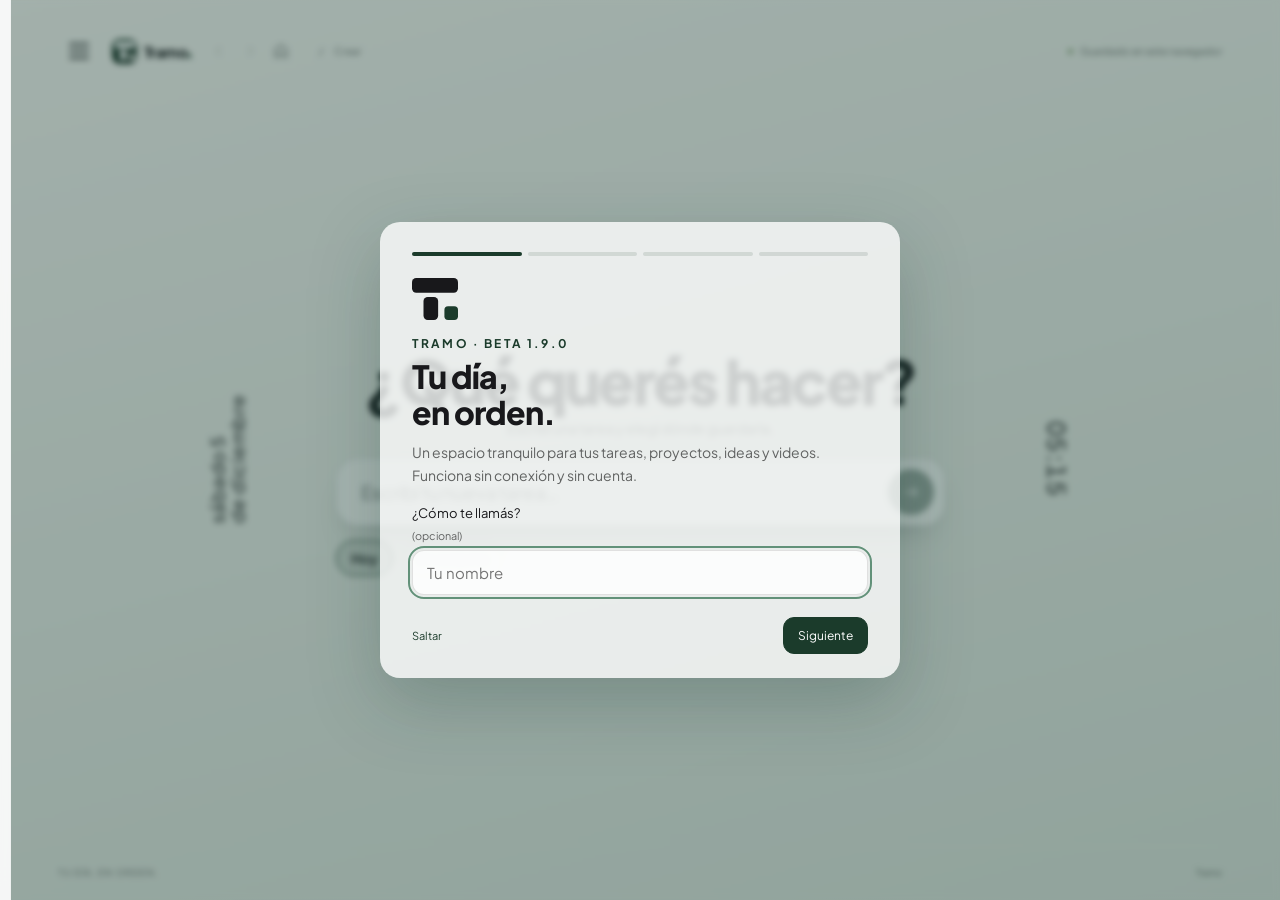
<file: web/index.html>
<!doctype html><html lang="es"><head><meta charset="utf-8"/><meta name="viewport" content="width=device-width,initial-scale=1"/><link rel="icon" type="image/svg+xml" href="./foco-mark.svg"/><meta http-equiv="Content-Security-Policy" content="default-src 'self'; media-src 'self' blob:; script-src 'self'; style-src 'self' 'unsafe-inline'; img-src 'self' data: blob:; font-src 'self'; connect-src 'none'; object-src 'none'; base-uri 'none'; form-action 'none'; frame-src 'none'"/><meta name="description" content="Tramo. Tus proyectos, tareas y aprendizajes en tu equipo."/><title>Tramo</title><script defer="defer" src="./static/js/main.36997db6.js"></script><link href="./static/css/main.b8c85523.css" rel="stylesheet"></head><body><noscript>Tramo necesita JavaScript para funcionar.</noscript><div id="root"></div></body></html>
</file>
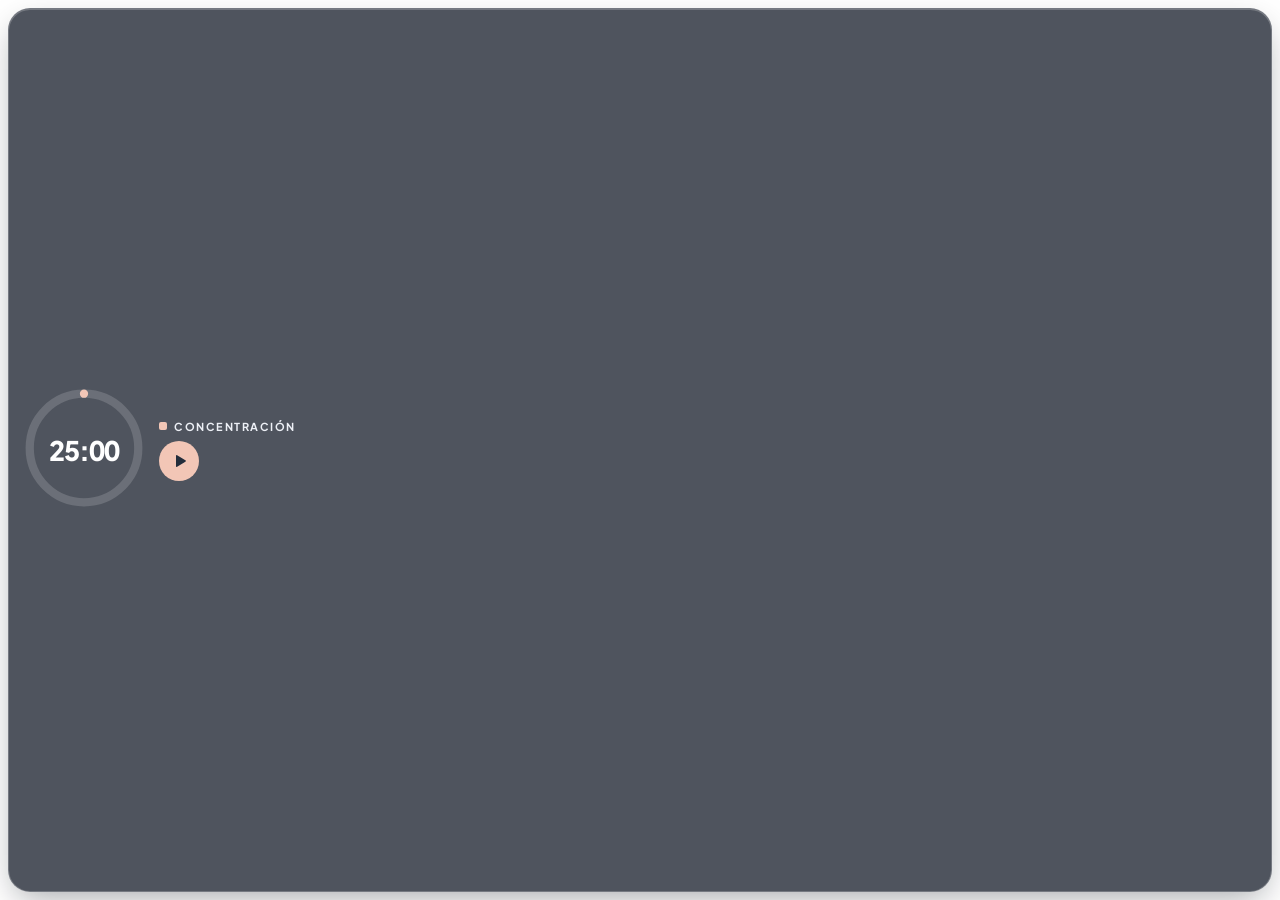
<file: web/pomodoro-mini.html>
<!doctype html>
<html lang="es">
<head>
  <meta charset="utf-8">
  <meta name="viewport" content="width=device-width,initial-scale=1">
  <meta http-equiv="Content-Security-Policy" content="default-src 'self'; script-src 'self' 'unsafe-inline'; style-src 'self' 'unsafe-inline';">
  <title>Tramo · Pomodoro</title>
  <style>
    @font-face { font-family: 'Plus Jakarta Sans'; src: url('./fonts/PlusJakartaSans-latin.woff2') format('woff2'); font-weight: 200 800; font-style: normal; font-display: swap; }
    /* Colores por aspecto de Tramo; el widget copia el de la app. */
    :root { --bg: rgba(18, 25, 38, .74); --text: #fff; --muted: #EDF0F6; --accent: #F2C6B6; --on-accent: #232D3B; --rest: #A7D8C3; --track: rgba(255, 255, 255, .16); --line: rgba(255, 255, 255, .22); --shadow: rgba(8, 12, 20, .38); }
    [data-theme="dark"] { --bg: rgba(13, 17, 15, .8); --text: #F4F4F5; --muted: #C9CFCB; --accent: #6EE7B7; --on-accent: #0D110F; --rest: #93C5FD; --track: rgba(255, 255, 255, .14); --line: rgba(110, 231, 183, .24); }
    [data-theme="natural"] { --bg: rgba(248, 247, 244, .86); --text: #18181B; --muted: #45494d; --accent: #1B3B2B; --on-accent: #F8F7F4; --rest: #4F8266; --track: rgba(24, 24, 27, .12); --line: rgba(255, 255, 255, .85); --shadow: rgba(24, 40, 30, .22); }
    [data-theme="warm"] { --bg: rgba(250, 246, 240, .86); --text: #29211E; --muted: #5a4a44; --accent: #C2593F; --on-accent: #FAF6F0; --rest: #5F8A64; --track: rgba(41, 33, 30, .12); --line: rgba(255, 255, 255, .85); --shadow: rgba(60, 35, 25, .22); }
    [data-theme="ocean"] { --bg: rgba(244, 248, 252, .86); --text: #0F172A; --muted: #3b4760; --accent: #2563EB; --on-accent: #fff; --rest: #0E8F80; --track: rgba(15, 23, 42, .12); --line: rgba(255, 255, 255, .85); --shadow: rgba(20, 40, 80, .22); }
    * { box-sizing: border-box; }
    html, body { width: 100%; height: 100%; margin: 0; background: transparent; }
    body { padding: 8px; overflow: hidden; font-family: 'Plus Jakarta Sans', 'Segoe UI', system-ui, sans-serif; color: var(--text); }
    main { position: relative; display: flex; align-items: center; gap: 16px; height: 100%; padding: 14px 18px 14px 16px; container-type: size; border: 1px solid var(--line); border-radius: 22px; background: var(--bg); box-shadow: 0 12px 34px -8px var(--shadow), inset 0 1px 0 var(--line); -webkit-backdrop-filter: blur(24px) saturate(130%); backdrop-filter: blur(24px) saturate(130%); -webkit-app-region: drag; }
    .ring { position: relative; flex: none; width: min(100cqh, 46cqw); aspect-ratio: 1; max-width: 118px; }
    .ring svg { width: 100%; height: 100%; transform: rotate(-90deg); }
    .ring circle { fill: none; stroke-width: 7; stroke-linecap: round; }
    .ring .track { stroke: var(--track); }
    .ring .bar { stroke: var(--accent); stroke-dasharray: 289.03; stroke-dashoffset: 289.03; transition: stroke-dashoffset .5s linear, stroke .3s ease; }
    .is-rest .ring .bar { stroke: var(--rest); }
    #time { position: absolute; inset: 0; display: grid; place-items: center; font-size: clamp(17px, 15cqw, 27px); font-weight: 800; letter-spacing: -.04em; font-variant-numeric: tabular-nums; line-height: 1; }
    .info { display: flex; flex: 1; flex-direction: column; justify-content: center; gap: 8px; min-width: 0; }
    .phase { display: inline-flex; align-items: center; gap: 7px; font-size: 11px; font-weight: 700; letter-spacing: .14em; text-transform: uppercase; color: var(--muted); }
    .phase i { width: 8px; height: 8px; border-radius: 2px; background: var(--accent); transition: background .3s; }
    .is-rest .phase i { background: var(--rest); }
    .is-running .phase i { animation: pulse 1.6s ease-in-out infinite; }
    #task { display: -webkit-box; -webkit-line-clamp: 2; -webkit-box-orient: vertical; overflow: hidden; margin: 0; font-size: 13px; font-weight: 600; line-height: 1.3; letter-spacing: -.01em; }
    #toggle { align-self: flex-start; display: grid; place-items: center; width: 40px; height: 40px; padding: 0; border: 0; border-radius: 50%; background: var(--accent); color: var(--on-accent); cursor: pointer; transition: transform .15s ease; -webkit-app-region: no-drag; }
    #toggle:hover { transform: scale(1.06); }
    #toggle:active { transform: scale(.96); }
    #toggle:focus-visible, #close:focus-visible { outline: 2px solid var(--text); outline-offset: 2px; }
    #toggle svg { width: 18px; height: 18px; fill: currentColor; }
    #close { position: absolute; top: 8px; right: 10px; width: 22px; height: 22px; padding: 0; border: 0; border-radius: 50%; background: var(--track); color: var(--text); font: inherit; font-size: 15px; line-height: 1; opacity: 0; pointer-events: none; cursor: pointer; transition: opacity .15s; -webkit-app-region: no-drag; }
    main:hover #close, #close:focus-visible { opacity: 1; pointer-events: auto; }
    @container (max-width: 270px) { #task { display: none; } .info { gap: 10px; } }
    @container (max-height: 96px) { .phase { display: none; } }
    #task[hidden] { display: none; }
    @keyframes pulse { 50% { opacity: .35; } }
    @media (prefers-reduced-motion: reduce) { .is-running .phase i { animation: none; } .ring .bar { transition: none; } }
  </style>
</head>
<body>
  <main id="card" aria-label="Widget Pomodoro">
    <button type="button" id="close" aria-label="Cerrar widget" title="Cerrar">×</button>
    <div class="ring">
      <svg viewBox="0 0 100 100" aria-hidden="true"><circle class="track" cx="50" cy="50" r="46" /><circle class="bar" id="bar" cx="50" cy="50" r="46" /></svg>
      <div id="time" role="timer">25:00</div>
    </div>
    <div class="info">
      <div class="phase"><i></i><span id="phase">Concentración</span></div>
      <p id="task" hidden></p>
      <button type="button" id="toggle" aria-label="Iniciar" title="Iniciar o pausar"></button>
    </div>
  </main>
  <script>
    let state = { phase: 'focus', remaining: 1500, total: 1500, running: false, task: '', theme: 'default' };
    let deadline = 0;
    const $ = id => document.getElementById(id);
    const CIRCUMFERENCE = 2 * Math.PI * 46;
    const PLAY = '<svg viewBox="0 0 24 24" aria-hidden="true"><path d="M8 5.2v13.6a1 1 0 0 0 1.5.86l11-6.8a1 1 0 0 0 0-1.72l-11-6.8A1 1 0 0 0 8 5.2Z"/></svg>';
    const PAUSE = '<svg viewBox="0 0 24 24" aria-hidden="true"><rect x="6" y="5" width="4.2" height="14" rx="1.4"/><rect x="13.8" y="5" width="4.2" height="14" rx="1.4"/></svg>';
    $('close').addEventListener('click', () => window.nexo?.closePomodoroMini?.());
    $('toggle').addEventListener('click', () => window.nexo?.togglePomodoroFromMini?.());
    const format = seconds => `${String(Math.floor(seconds / 60)).padStart(2, '0')}:${String(seconds % 60).padStart(2, '0')}`;
    function render() {
      const seconds = state.running ? Math.max(0, Math.ceil((deadline - Date.now()) / 1000)) : state.remaining;
      const total = Math.max(1, state.total || seconds || 1);
      const done = Math.min(1, Math.max(0, 1 - seconds / total));
      const card = $('card');
      card.className = (state.phase === 'break' ? 'is-rest ' : '') + (state.running ? 'is-running' : '');
      document.documentElement.dataset.theme = state.theme || 'default';
      $('time').textContent = format(seconds);
      $('bar').style.strokeDashoffset = String(CIRCUMFERENCE * (1 - done));
      $('phase').textContent = state.phase === 'break' ? 'Descanso' : 'Concentración';
      $('task').textContent = state.task || '';
      $('task').hidden = !state.task;
      const label = state.running ? 'Pausar' : seconds < total ? 'Continuar' : 'Iniciar';
      $('toggle').innerHTML = state.running ? PAUSE : PLAY;
      $('toggle').setAttribute('aria-label', label);
      $('toggle').title = label;
    }
    window.nexo?.onPomodoroMiniState?.(next => {
      state = next;
      deadline = state.running ? Date.now() + state.remaining * 1000 : 0;
      render();
    });
    window.setInterval(render, 250);
    render();
  </script>
</body>
</html>
</file>
<file: styles.css>
/* ==========================================================================
   TOKENS DE IDENTIDAD DE TRAMO. — 5 APARIENCIAS INTERCAMBIABLES
   ========================================================================== */
:root,
body[data-theme="natural"] {
    --bg-page: #F6F5F0;
    --bg-gradient: linear-gradient(180deg, #F6F5F0 0%, #EFECE3 100%);
    --navbar-bg: rgba(246, 245, 240, 0.84);
    --surface: #FCFBF8;
    --surface-soft: #EFECE4;
    --border: rgba(29, 37, 32, 0.09);
    --border-strong: rgba(29, 37, 32, 0.16);
    --ink: #1D2520;
    --ink-soft: rgba(29, 37, 32, 0.56);
    --ink-muted: rgba(29, 37, 32, 0.44);
    --accent: #3A4F41;
    --accent-soft: rgba(58, 79, 65, 0.10);
    --accent-fg: #FCFBF8;
    --squircle-bg: #1D2520;
    --squircle-fg: #F6F5F0;
    --shadow-window: 0 28px 60px -22px rgba(29, 37, 32, 0.14), 0 4px 14px -4px rgba(29, 37, 32, 0.05);
    --shadow-card: 0 18px 40px -20px rgba(29, 37, 32, 0.09), 0 1px 2px rgba(29, 37, 32, 0.04);
    /* Carpetas reales de Tramo. */
    --folder-sage-bg: #ECF2E6;
    --folder-sage-border: #D5E2C9;
    --folder-sage-accent: #4E7247;
    --folder-lav-bg: #F0ECF8;
    --folder-lav-border: #DDD4EE;
    --folder-lav-accent: #735CA1;
    --folder-sand-bg: #F8EFE1;
    --folder-sand-border: #E8D9BF;
    --folder-sand-accent: #AC8242;
}

/* Apariencia 02: Cielo (Navbar unificado sin cortes) */
body[data-theme="sky"] {
    --bg-page: #DCE7F2;
    --bg-gradient: linear-gradient(165deg, #DCE7F2 0%, #E5ECF4 48%, #EEF3F8 100%);
    --navbar-bg: rgba(220, 231, 242, 0.82);
    --surface: rgba(255, 255, 255, 0.84);
    --surface-soft: rgba(255, 255, 255, 0.58);
    --border: rgba(30, 41, 59, 0.09);
    --border-strong: rgba(30, 41, 59, 0.17);
    --ink: #1E293B;
    --ink-soft: rgba(30, 41, 59, 0.58);
    --ink-muted: rgba(30, 41, 59, 0.46);
    --accent: #334E68;
    --accent-soft: rgba(51, 78, 104, 0.11);
    --accent-fg: #FFFFFF;
    --squircle-bg: #1E293B;
    --squircle-fg: #FFFFFF;
    --shadow-window: 0 28px 60px -22px rgba(30, 41, 59, 0.15), 0 4px 14px -4px rgba(30, 41, 59, 0.05);
    --shadow-card: 0 18px 40px -20px rgba(30, 41, 59, 0.10);
    --folder-sage-bg: rgba(235, 246, 240, 0.92);
    --folder-sage-border: rgba(51, 78, 104, 0.15);
    --folder-sage-accent: #3D6B5E;
    --folder-lav-bg: rgba(238, 235, 249, 0.92);
    --folder-lav-border: rgba(51, 78, 104, 0.15);
    --folder-lav-accent: #635894;
    --folder-sand-bg: rgba(252, 242, 232, 0.92);
    --folder-sand-border: rgba(51, 78, 104, 0.15);
    --folder-sand-accent: #A97458;
}

/* Apariencia 03: Oscuro (Midnight Matcha) */
body[data-theme="dark"] {
    --bg-page: #121614;
    --bg-gradient: linear-gradient(180deg, #121614 0%, #161C19 100%);
    --navbar-bg: rgba(18, 22, 20, 0.85);
    --surface: #1A201D;
    --surface-soft: #222A26;
    --border: rgba(241, 244, 241, 0.08);
    --border-strong: rgba(143, 179, 153, 0.22);
    --ink: #F1F4F1;
    --ink-soft: rgba(241, 244, 241, 0.58);
    --ink-muted: rgba(241, 244, 241, 0.44);
    --accent: #8FB399;
    --accent-soft: rgba(143, 179, 153, 0.14);
    --accent-fg: #121614;
    --squircle-bg: #8FB399;
    --squircle-fg: #121614;
    --shadow-window: 0 30px 64px -20px rgba(0, 0, 0, 0.65);
    --shadow-card: 0 20px 44px -20px rgba(0, 0, 0, 0.55);
    --folder-sage-bg: #1E2822;
    --folder-sage-border: rgba(143, 179, 153, 0.20);
    --folder-sage-accent: #8FB399;
    --folder-lav-bg: #23202D;
    --folder-lav-border: rgba(196, 181, 253, 0.18);
    --folder-lav-accent: #C4B5FD;
    --folder-sand-bg: #29241C;
    --folder-sand-border: rgba(252, 211, 77, 0.18);
    --folder-sand-accent: #FCD34D;
}

/* Apariencia 04: Cálido (Terracota) */
body[data-theme="warm"] {
    --bg-page: #F7F1EB;
    --bg-gradient: linear-gradient(180deg, #F7F1EB 0%, #F1E6DC 100%);
    --navbar-bg: rgba(247, 241, 235, 0.85);
    --surface: #FDF9F5;
    --surface-soft: #EFE4D9;
    --border: rgba(43, 30, 25, 0.09);
    --border-strong: rgba(158, 79, 52, 0.22);
    --ink: #2B1E19;
    --ink-soft: rgba(43, 30, 25, 0.58);
    --ink-muted: rgba(43, 30, 25, 0.45);
    --accent: #9E4F34;
    --accent-soft: rgba(158, 79, 52, 0.11);
    --accent-fg: #FDF9F5;
    --squircle-bg: #2B1E19;
    --squircle-fg: #FDF9F5;
    --shadow-window: 0 28px 60px -22px rgba(43, 30, 25, 0.14);
    --shadow-card: 0 18px 40px -20px rgba(43, 30, 25, 0.09);
    --folder-sage-bg: #EDF2E6;
    --folder-sage-border: #D5DFC7;
    --folder-sage-accent: #5C7447;
    --folder-lav-bg: #F3EAF2;
    --folder-lav-border: #E1CFE0;
    --folder-lav-accent: #8B5C83;
    --folder-sand-bg: #F9EBDD;
    --folder-sand-border: #E9D0B8;
    --folder-sand-accent: #9E4F34;
}

/* Apariencia 05: Océano (Pizarra & Cobalto) */
body[data-theme="ocean"] {
    --bg-page: #ECF2F7;
    --bg-gradient: linear-gradient(180deg, #ECF2F7 0%, #E1EBF4 100%);
    --navbar-bg: rgba(236, 242, 247, 0.85);
    --surface: #F8FBFE;
    --surface-soft: #E2ECF5;
    --border: rgba(22, 36, 54, 0.09);
    --border-strong: rgba(37, 84, 138, 0.20);
    --ink: #162436;
    --ink-soft: rgba(22, 36, 54, 0.58);
    --ink-muted: rgba(22, 36, 54, 0.45);
    --accent: #25548A;
    --accent-soft: rgba(37, 84, 138, 0.10);
    --accent-fg: #F8FBFE;
    --squircle-bg: #162436;
    --squircle-fg: #F8FBFE;
    --shadow-window: 0 28px 60px -22px rgba(22, 36, 54, 0.14);
    --shadow-card: 0 18px 40px -20px rgba(22, 36, 54, 0.09);
    --folder-sage-bg: #E8F4F0;
    --folder-sage-border: #C9E2DA;
    --folder-sage-accent: #2B7261;
    --folder-lav-bg: #ECEEFA;
    --folder-lav-border: #D1D7F2;
    --folder-lav-accent: #495BB5;
    --folder-sand-bg: #F5EFE4;
    --folder-sand-border: #E4D8C2;
    --folder-sand-accent: #9C7A3E;
}

/* ==========================================================================
   RESET & LAYOUT BASE
   ========================================================================== */
*, *::before, *::after {
    box-sizing: border-box;
}

html {
    scroll-behavior: smooth;
}

html, body {
    max-width: 100%;
    overflow-x: hidden;
}

body {
    margin: 0;
    background-color: var(--bg-page);
    background-image: var(--bg-gradient);
    background-attachment: fixed;
    color: var(--ink);
    font-family: 'Plus Jakarta Sans', -apple-system, BlinkMacSystemFont, sans-serif;
    line-height: 1.55;
    -webkit-font-smoothing: antialiased;
    transition: background-color 0.35s ease, color 0.35s ease;
}

::selection {
    background-color: var(--ink);
    color: var(--bg-page);
}

.wrap {
    width: 100%;
    max-width: 1140px;
    margin-inline: auto;
    padding-inline: clamp(1.25rem, 4vw, 2.5rem);
}

.skip-link {
    position: absolute;
    left: -9999px;
    top: 0.75rem;
    z-index: 100;
    background: var(--ink);
    color: var(--bg-page);
    padding: 0.6rem 1.1rem;
    border-radius: 999px;
    font-size: 0.8125rem;
    font-weight: 700;
    text-decoration: none;
}
.skip-link:focus {
    left: 1rem;
}

/* ==========================================================================
   WORDMARK "Tramo." CON PUNTO CUADRADO OFICIAL
   ========================================================================== */
.tramo-wordmark {
    font-family: 'Plus Jakarta Sans', sans-serif;
    font-weight: 800;
    letter-spacing: -0.04em;
    line-height: 1;
    display: inline-flex;
    align-items: baseline;
    color: var(--ink);
}

.tramo-dot {
    display: inline-block;
    width: 0.205em;
    height: 0.205em;
    background-color: currentColor;
    border-radius: 1.5px;
    margin-left: 0.055em;
    flex-shrink: 0;
}

/* ==========================================================================
   NAVBAR UNIFICADO DE PUNTA A PUNTA (SIN CORTES EN NINGÚN TEMA)
   ========================================================================== */
.topbar {
    position: sticky;
    top: 0;
    z-index: 50;
    width: 100%;
    background: var(--navbar-bg);
    backdrop-filter: blur(18px);
    -webkit-backdrop-filter: blur(18px);
    border-bottom: 1px solid transparent;
    transition: background-color 0.35s ease, border-color 0.25s ease, box-shadow 0.25s ease;
}

.topbar.is-scrolled {
    border-bottom-color: var(--border);
    box-shadow: 0 8px 28px -18px rgba(0, 0, 0, 0.14);
}

.topbar-inner {
    height: 4.5rem;
    display: flex;
    align-items: center;
    justify-content: space-between;
    gap: 1rem;
}

.brand {
    display: inline-flex;
    align-items: center;
    gap: 0.625rem;
    text-decoration: none;
    color: var(--ink);
    flex-shrink: 0;
}

.brand-squircle {
    width: 32px;
    height: 32px;
    border-radius: 9px;
    background-color: var(--squircle-bg);
    color: var(--squircle-fg);
    display: inline-flex;
    align-items: center;
    justify-content: center;
    flex-shrink: 0;
    transition: transform 0.2s ease, background-color 0.35s ease, color 0.35s ease;
}

.brand:hover .brand-squircle {
    transform: scale(1.05);
}

.topbar-nav {
    display: flex;
    align-items: center;
    gap: 0.25rem;
}

.topbar-nav a {
    color: var(--ink-soft);
    text-decoration: none;
    font-size: 0.875rem;
    font-weight: 600;
    padding: 0.45rem 0.85rem;
    border-radius: 999px;
    transition: color 0.2s ease, background-color 0.2s ease;
    white-space: nowrap;
}

.topbar-nav a:hover {
    color: var(--ink);
    background-color: var(--surface-soft);
}

.topbar-nav a.is-active {
    color: var(--ink);
    background-color: var(--surface);
    box-shadow: 0 1px 2px rgba(0, 0, 0, 0.04);
}

.topbar-right {
    display: flex;
    align-items: center;
    gap: 0.65rem;
}

/* Selector de las 5 apariencias */
.theme-switcher {
    display: inline-flex;
    align-items: center;
    gap: 2px;
    padding: 3px;
    border-radius: 999px;
    background-color: var(--surface-soft);
    border: 1px solid var(--border);
}

.theme-pill {
    border: none;
    background: transparent;
    color: var(--ink-soft);
    font-family: inherit;
    font-size: 0.72rem;
    font-weight: 600;
    padding: 0.32rem 0.65rem;
    border-radius: 999px;
    cursor: pointer;
    transition: all 0.2s ease;
    white-space: nowrap;
}

.theme-pill:hover {
    color: var(--ink);
}

.theme-pill.is-selected {
    background-color: var(--surface);
    color: var(--ink);
    box-shadow: 0 1px 3px rgba(0, 0, 0, 0.08);
}

.nav-cta {
    display: inline-flex;
    align-items: center;
    gap: 0.4rem;
    background-color: var(--ink);
    color: var(--bg-page);
    text-decoration: none;
    font-size: 0.84rem;
    font-weight: 700;
    padding: 0.56rem 1.1rem;
    border-radius: 999px;
    transition: transform 0.16s ease, opacity 0.2s ease, background-color 0.35s ease;
    white-space: nowrap;
}

.nav-cta:hover {
    opacity: 0.9;
    transform: translateY(-1px);
}

/* ==========================================================================
   BOTONES Y ENLACES EDITORIALES
   ========================================================================== */
.button {
    display: inline-flex;
    align-items: center;
    justify-content: center;
    gap: 0.5rem;
    font-family: inherit;
    font-size: 0.92rem;
    font-weight: 700;
    padding: 0.88rem 1.55rem;
    border-radius: 999px;
    text-decoration: none;
    cursor: pointer;
    border: 1px solid transparent;
    transition: transform 0.18s ease, opacity 0.2s ease, background-color 0.35s ease;
}

.button-primary {
    background-color: var(--ink);
    color: var(--bg-page);
    border-color: var(--ink);
}

.button-primary:hover {
    opacity: 0.92;
    transform: translateY(-1.5px);
}

.button-primary:active {
    transform: scale(0.98);
}

.text-link {
    display: inline-flex;
    align-items: center;
    gap: 0.35rem;
    color: var(--ink);
    text-decoration: none;
    font-size: 0.9rem;
    font-weight: 700;
    padding: 0.55rem 0.75rem;
    border-radius: 999px;
    transition: background-color 0.2s ease, transform 0.16s ease;
}

.text-link:hover {
    background-color: var(--surface-soft);
}

/* ==========================================================================
   HERO
   ========================================================================== */
.hero {
    padding-top: clamp(2.2rem, 5vw, 4.2rem);
    padding-bottom: clamp(4rem, 7vw, 6.2rem);
    display: grid;
    grid-template-columns: 1fr 1.06fr;
    gap: clamp(2.5rem, 5vw, 4.5rem);
    align-items: center;
}

.eyebrow {
    display: inline-flex;
    align-items: center;
    gap: 0.5rem;
    font-size: 0.78rem;
    font-weight: 700;
    letter-spacing: 0.02em;
    color: var(--ink-soft);
    margin: 0 0 1.1rem;
}

.live-dot {
    width: 7px;
    height: 7px;
    border-radius: 50%;
    background-color: var(--accent);
    display: inline-block;
}

.hero-copy h1 {
    margin: 0 0 1.35rem;
    font-size: clamp(2.7rem, 5.2vw, 4.15rem);
    font-weight: 800;
    line-height: 1.03;
    letter-spacing: -0.04em;
    color: var(--ink);
}

.hero-copy h1 span {
    color: var(--ink-soft);
}

.hero-lead {
    margin: 0 0 1.85rem;
    font-size: 1.05rem;
    line-height: 1.62;
    color: var(--ink-soft);
    max-width: 44ch;
}

.hero-actions {
    display: flex;
    flex-wrap: wrap;
    align-items: center;
    gap: 0.75rem;
    margin-bottom: 1.75rem;
}

.hero-chips {
    list-style: none;
    margin: 0 0 1.6rem;
    padding: 0;
    display: flex;
    flex-wrap: wrap;
    gap: 0.5rem;
}

.hero-chips li {
    display: inline-flex;
    align-items: center;
    gap: 0.42rem;
    font-size: 0.78rem;
    font-weight: 600;
    color: var(--ink);
    background-color: var(--surface);
    border: 1px solid var(--border);
    padding: 0.42rem 0.85rem;
    border-radius: 999px;
}

.hero-chips li::before {
    content: "";
    width: 5px;
    height: 5px;
    border-radius: 50%;
    background-color: var(--accent);
}

.hero-note {
    display: inline-flex;
    align-items: center;
    gap: 0.55rem;
    font-size: 0.82rem;
    font-weight: 500;
    color: var(--ink-soft);
}

.note-icon {
    width: 24px;
    height: 24px;
    border-radius: 50%;
    background-color: var(--surface-soft);
    color: var(--accent);
    display: inline-flex;
    align-items: center;
    justify-content: center;
    font-size: 0.75rem;
}

/* ==========================================================================
   COLUMNA DERECHA DEL HERO: VENTANA INCLINADA INTERACTIVA DE TRAMO.
   ========================================================================== */
.hero-art {
    position: relative;
    padding: 1rem 0.5rem 2rem;
}

.art-glow {
    position: absolute;
    inset: 8% 6%;
    border-radius: 50%;
    background: radial-gradient(circle, var(--accent-soft) 0%, transparent 72%);
    pointer-events: none;
    z-index: 0;
}

.orbit {
    position: absolute;
    border-radius: 50%;
    border: 1px solid var(--border);
    pointer-events: none;
    z-index: 0;
}

.orbit-one {
    width: 390px;
    height: 390px;
    top: -14px;
    right: -12px;
}

.orbit-two {
    width: 280px;
    height: 280px;
    bottom: -10px;
    left: 6px;
    border-style: dashed;
}

.spark {
    position: absolute;
    color: var(--ink-muted);
    font-size: 0.85rem;
    pointer-events: none;
    user-select: none;
    z-index: 1;
}
.spark-one { top: 4px; left: 16px; }
.spark-two { top: 24px; right: 8px; }
.spark-three { bottom: 32px; right: 16px; }

.app-window {
    position: relative;
    z-index: 2;
    background-color: var(--surface);
    border: 1px solid var(--border);
    border-radius: 1.5rem;
    box-shadow: var(--shadow-window);
    transform: rotate(-2deg);
    transition: transform 0.45s cubic-bezier(0.22, 1, 0.36, 1), box-shadow 0.35s ease, background-color 0.35s ease;
    overflow: hidden;
}

.hero-art:hover .app-window,
.app-window:focus-within {
    transform: rotate(0deg) translateY(-2px);
}

.window-top {
    padding: 0.95rem 1.35rem;
    border-bottom: 1px solid var(--border);
    display: flex;
    align-items: center;
    justify-content: space-between;
    gap: 0.75rem;
}

.window-brand {
    display: inline-flex;
    align-items: center;
    gap: 0.5rem;
}

.window-squircle {
    width: 22px;
    height: 22px;
    border-radius: 6px;
    background-color: var(--squircle-bg);
    color: var(--squircle-fg);
    display: inline-flex;
    align-items: center;
    justify-content: center;
}

.window-status {
    display: inline-flex;
    align-items: center;
    gap: 0.42rem;
    font-size: 0.74rem;
    font-weight: 600;
    color: var(--ink-soft);
}

.window-status i {
    width: 6px;
    height: 6px;
    border-radius: 50%;
    background-color: var(--accent);
    display: inline-block;
}

.window-content {
    padding: 1.35rem 1.35rem 1.15rem;
}

.window-date {
    font-size: 0.74rem;
    font-weight: 600;
    color: var(--ink-muted);
    margin-bottom: 0.35rem;
    display: flex;
    align-items: center;
    justify-content: space-between;
    gap: 0.5rem;
}

.window-content h2 {
    margin: 0 0 0.25rem;
    font-size: 1.45rem;
    font-weight: 800;
    letter-spacing: -0.03em;
    color: var(--ink);
}

.window-subtitle {
    margin: 0 0 1rem;
    font-size: 0.84rem;
    color: var(--ink-soft);
}

.quick-add-bar {
    display: flex;
    align-items: center;
    gap: 0.5rem;
    background-color: var(--bg-page);
    border: 1px solid var(--border);
    border-radius: 0.85rem;
    padding: 0.42rem 0.55rem 0.42rem 0.8rem;
    margin-bottom: 0.75rem;
    transition: border-color 0.2s ease;
}

.quick-add-bar:focus-within {
    border-color: var(--border-strong);
}

.quick-add-bar input {
    flex: 1;
    min-width: 0;
    border: none;
    background: transparent;
    font-family: inherit;
    font-size: 0.8rem;
    color: var(--ink);
    outline: none;
}

.quick-add-bar input::placeholder {
    color: var(--ink-muted);
}

.quick-add-btn {
    border: none;
    background-color: var(--ink);
    color: var(--bg-page);
    font-family: inherit;
    font-size: 0.72rem;
    font-weight: 700;
    padding: 0.34rem 0.68rem;
    border-radius: 0.6rem;
    cursor: pointer;
    transition: opacity 0.2s ease;
    flex-shrink: 0;
}

.quick-add-btn:hover {
    opacity: 0.88;
}

.tasks-stack {
    display: flex;
    flex-direction: column;
    gap: 0.55rem;
    margin-bottom: 1rem;
}

.sample-task {
    width: 100%;
    display: flex;
    align-items: center;
    gap: 0.75rem;
    text-align: left;
    background-color: var(--surface);
    border: 1px solid var(--border);
    border-radius: 0.9rem;
    padding: 0.68rem 0.9rem;
    cursor: pointer;
    font-family: inherit;
    color: var(--ink);
    transition: border-color 0.2s ease, background-color 0.2s ease, opacity 0.2s ease;
}

.sample-task:hover {
    border-color: var(--border-strong);
    background-color: var(--bg-page);
}

.sample-task[aria-pressed="true"] {
    opacity: 0.58;
}

.sample-task[aria-pressed="true"] b {
    text-decoration: line-through;
}

.task-check {
    width: 18px;
    height: 18px;
    border-radius: 50%;
    border: 1.5px solid var(--border-strong);
    display: inline-flex;
    align-items: center;
    justify-content: center;
    flex-shrink: 0;
    font-size: 10px;
    color: transparent;
    transition: all 0.2s ease;
}

.sample-task[aria-pressed="true"] .task-check {
    background-color: var(--accent);
    border-color: var(--accent);
    color: var(--accent-fg);
}

.task-body {
    flex: 1;
    min-width: 0;
}

.task-body b {
    display: block;
    font-size: 0.84rem;
    font-weight: 700;
    white-space: nowrap;
    overflow: hidden;
    text-overflow: ellipsis;
}

.task-body small {
    display: block;
    font-size: 0.74rem;
    color: var(--ink-soft);
}

.task-priority {
    font-size: 0.65rem;
    color: #D96B52;
    flex-shrink: 0;
}

.task-priority.priority-peach {
    color: #DFA16A;
}

.task-priority.priority-sage {
    color: var(--accent);
}

.mini-folders-row {
    display: grid;
    grid-template-columns: repeat(3, 1fr);
    gap: 0.55rem;
    padding-top: 0.45rem;
    margin-bottom: 0.95rem;
}

.mini-folder {
    position: relative;
    border-radius: 0.7rem;
    border-top-left-radius: 0;
    padding: 0.55rem 0.65rem 0.5rem;
    margin-top: 8px;
    text-align: left;
    cursor: pointer;
    font-family: inherit;
    transition: transform 0.2s ease, box-shadow 0.2s ease;
}

.mini-folder:hover {
    transform: translateY(-2px);
}

.mini-folder.is-active-folder {
    box-shadow: 0 0 0 1.5px var(--ink);
}

.mini-folder::before {
    content: "";
    position: absolute;
    top: -8px;
    left: -1px;
    width: 44%;
    height: 8px;
    border-top-left-radius: 6px;
    border-top-right-radius: 8px;
}

.mini-folder.f-sage {
    background-color: var(--folder-sage-bg);
    border: 1px solid var(--folder-sage-border);
}
.mini-folder.f-sage::before {
    background-color: var(--folder-sage-bg);
    border: 1px solid var(--folder-sage-border);
    border-bottom: none;
}
.mini-folder.f-sage .f-bar { background-color: var(--folder-sage-accent); }

.mini-folder.f-lav {
    background-color: var(--folder-lav-bg);
    border: 1px solid var(--folder-lav-border);
}
.mini-folder.f-lav::before {
    background-color: var(--folder-lav-bg);
    border: 1px solid var(--folder-lav-border);
    border-bottom: none;
}
.mini-folder.f-lav .f-bar { background-color: var(--folder-lav-accent); }

.mini-folder.f-sand {
    background-color: var(--folder-sand-bg);
    border: 1px solid var(--folder-sand-border);
}
.mini-folder.f-sand::before {
    background-color: var(--folder-sand-bg);
    border: 1px solid var(--folder-sand-border);
    border-bottom: none;
}
.mini-folder.f-sand .f-bar { background-color: var(--folder-sand-accent); }

.mini-folder b {
    display: block;
    font-size: 0.72rem;
    font-weight: 700;
    color: var(--ink);
    white-space: nowrap;
    overflow: hidden;
    text-overflow: ellipsis;
}

.mini-folder small {
    display: block;
    font-size: 0.64rem;
    color: var(--ink-soft);
    margin-top: 1px;
}

.f-track {
    width: 100%;
    height: 3px;
    border-radius: 99px;
    background-color: rgba(0, 0, 0, 0.06);
    margin-top: 6px;
    overflow: hidden;
}

.f-bar {
    height: 100%;
    border-radius: 99px;
    transition: width 0.3s ease;
}

.window-bottom {
    padding-top: 0.75rem;
    border-top: 1px solid var(--border);
    display: flex;
    align-items: center;
    justify-content: space-between;
    font-size: 0.74rem;
    color: var(--ink-soft);
}

.window-bottom span:first-child {
    display: inline-flex;
    align-items: center;
    gap: 0.4rem;
}

.window-bottom i {
    width: 6px;
    height: 6px;
    border-radius: 50%;
    background-color: var(--accent);
    display: inline-block;
}

.progress-count {
    font-family: 'JetBrains Mono', monospace;
    font-size: 0.78rem;
    font-weight: 600;
    color: var(--ink);
}

.floating-note {
    position: absolute;
    left: -8px;
    bottom: 22px;
    z-index: 4;
    background-color: var(--surface);
    border: 1px solid var(--border);
    border-radius: 1rem;
    padding: 0.65rem 0.95rem;
    box-shadow: var(--shadow-card);
    display: inline-flex;
    align-items: center;
    gap: 0.65rem;
    transform: rotate(2deg);
    transition: transform 0.35s ease;
}

.hero-art:hover .floating-note {
    transform: rotate(0deg);
}

.note-mark {
    width: 26px;
    height: 26px;
    border-radius: 50%;
    background-color: var(--accent-soft);
    color: var(--accent);
    font-size: 0.78rem;
    font-weight: 800;
    display: inline-flex;
    align-items: center;
    justify-content: center;
    flex-shrink: 0;
}

.floating-note b {
    display: block;
    font-size: 0.78rem;
    font-weight: 700;
    color: var(--ink);
}

.floating-note small {
    display: block;
    font-size: 0.7rem;
    color: var(--ink-soft);
}

.art-caption {
    text-align: right;
    font-size: 0.72rem;
    color: var(--ink-muted);
    margin-top: 0.85rem;
    padding-right: 0.35rem;
}

/* ==========================================================================
   PRINCIPIOS (01 CLARIDAD, 02 TU RITMO, 03 SIMPLEZA)
   ========================================================================== */
.principles {
    padding-block: clamp(3.2rem, 6vw, 5rem);
    border-top: 1px solid var(--border);
    display: grid;
    grid-template-columns: repeat(3, 1fr);
    gap: clamp(1.5rem, 3.5vw, 2.75rem);
}

.principle-number {
    display: inline-block;
    font-family: 'JetBrains Mono', monospace;
    font-size: 0.75rem;
    font-weight: 600;
    color: var(--accent);
    margin-bottom: 0.65rem;
}

.principles h3 {
    margin: 0 0 0.5rem;
    font-size: 1.25rem;
    font-weight: 800;
    letter-spacing: -0.025em;
}

.principles p {
    margin: 0;
    font-size: 0.94rem;
    line-height: 1.6;
    color: var(--ink-soft);
}

/* ==========================================================================
   MODALIDADES EN GRILLA ASIMÉTRICA BENTO (OFFLINE + WEB ARRIBA, ONLINE ABAJO)
   ========================================================================== */
.modes-section {
    padding-block: clamp(3.8rem, 7vw, 6rem);
    border-top: 1px solid var(--border);
}

.modes-inner {
    display: grid;
    grid-template-columns: 0.88fr 1.22fr;
    gap: clamp(2rem, 4.5vw, 4rem);
    align-items: start;
}

.section-heading {
    position: sticky;
    top: 6.2rem;
}

.section-heading .eyebrow {
    font-size: 0.72rem;
    letter-spacing: 0.08em;
    text-transform: uppercase;
    margin-bottom: 0.9rem;
}

.section-heading h2 {
    margin: 0 0 1rem;
    font-size: clamp(2.1rem, 3.8vw, 2.95rem);
    font-weight: 800;
    line-height: 1.07;
    letter-spacing: -0.035em;
}

.section-heading h2 span {
    color: var(--ink-soft);
}

.section-heading p {
    margin: 0;
    font-size: 0.98rem;
    line-height: 1.6;
    color: var(--ink-soft);
    max-width: 34ch;
}

.mode-grid {
    display: grid;
    grid-template-columns: repeat(2, 1fr);
    gap: 1.15rem;
}

.mode-card {
    display: flex;
    flex-direction: column;
    background-color: var(--surface);
    border: 1px solid var(--border);
    border-radius: 1.4rem;
    padding: 1.75rem;
    box-shadow: var(--shadow-card);
    transition: transform 0.25s ease, border-color 0.25s ease, background-color 0.35s ease;
}

.mode-card:hover {
    border-color: var(--border-strong);
    transform: translateY(-2px);
}

.mode-card.mode-soon {
    grid-column: span 2;
}

.mode-icon {
    width: 38px;
    height: 38px;
    border-radius: 11px;
    display: inline-flex;
    align-items: center;
    justify-content: center;
    font-size: 0.95rem;
    font-weight: 700;
    margin-bottom: 1.1rem;
}

.mode-icon.icon-desktop {
    background-color: var(--folder-sage-bg);
    color: var(--folder-sage-accent);
}

.mode-icon.icon-web {
    background-color: var(--folder-sand-bg);
    color: var(--folder-sand-accent);
}

.mode-icon.icon-online {
    background-color: var(--folder-lav-bg);
    color: var(--folder-lav-accent);
}

.mode-label {
    margin: 0 0 0.35rem;
    font-size: 0.68rem;
    font-weight: 700;
    letter-spacing: 0.08em;
    text-transform: uppercase;
    color: var(--ink-muted);
}

.mode-card h3 {
    margin: 0 0 0.6rem;
    font-size: 1.32rem;
    font-weight: 800;
    letter-spacing: -0.025em;
}

.mode-card p {
    margin: 0 0 1.35rem;
    font-size: 0.9rem;
    line-height: 1.58;
    color: var(--ink-soft);
    max-width: 54ch;
}

.mode-ready-actions {
    margin-top: auto;
    display: flex;
    flex-wrap: wrap;
    align-items: center;
    gap: 0.65rem;
}

.status-pill {
    display: inline-flex;
    align-items: center;
    gap: 0.45rem;
    font-size: 0.78rem;
    font-weight: 600;
    padding: 0.45rem 0.9rem;
    border-radius: 999px;
    background-color: var(--folder-sage-bg);
    color: var(--ink);
    width: fit-content;
}

.status-pill i {
    width: 6px;
    height: 6px;
    border-radius: 50%;
    background-color: var(--accent);
    display: inline-block;
}

.status-pill.status-planned {
    background-color: var(--surface-soft);
    color: var(--ink-soft);
}

.mode-download {
    padding: 0.62rem 1.25rem;
    font-size: 0.84rem;
}

.mode-footnote {
    grid-column: span 2;
    margin: 0.25rem 0 0;
    font-size: 0.76rem;
    color: var(--ink-muted);
}

/* ==========================================================================
   PRIVACIDAD & CIERRE
   ========================================================================== */
.privacy {
    padding-block: clamp(4rem, 7vw, 6.2rem);
    border-top: 1px solid var(--border);
    display: grid;
    grid-template-columns: 0.9fr 1.1fr;
    gap: clamp(2rem, 5vw, 4.5rem);
    align-items: center;
}

.privacy-art {
    position: relative;
    width: 260px;
    height: 260px;
    margin-inline: auto;
    display: flex;
    align-items: center;
    justify-content: center;
}

.privacy-ring {
    position: absolute;
    border-radius: 50%;
    border: 1px solid var(--border);
}
.privacy-ring.ring-a { inset: 0; border-style: dashed; }
.privacy-ring.ring-b { inset: 28px; background-color: var(--surface-soft); }

.privacy-core {
    position: relative;
    z-index: 2;
    width: 84px;
    height: 84px;
    border-radius: 22px;
    background-color: var(--squircle-bg);
    color: var(--squircle-fg);
    display: flex;
    align-items: center;
    justify-content: center;
    box-shadow: var(--shadow-card);
}

.privacy-star {
    position: absolute;
    top: 22px;
    right: 34px;
    color: var(--accent);
    font-size: 0.95rem;
}

.privacy-copy .eyebrow {
    font-size: 0.72rem;
    letter-spacing: 0.08em;
    text-transform: uppercase;
    margin-bottom: 0.85rem;
}

.privacy-copy h2 {
    margin: 0 0 1rem;
    font-size: clamp(2rem, 3.8vw, 2.85rem);
    font-weight: 800;
    line-height: 1.08;
    letter-spacing: -0.035em;
}

.privacy-copy h2 span {
    color: var(--ink-soft);
}

.privacy-copy p {
    margin: 0 0 1.4rem;
    font-size: 0.98rem;
    line-height: 1.65;
    color: var(--ink-soft);
    max-width: 50ch;
}

/* Cierre */
.closing {
    position: relative;
    margin-bottom: clamp(3rem, 6vw, 5rem);
    background-color: var(--surface);
    border: 1px solid var(--border);
    border-radius: 2rem;
    padding: clamp(3rem, 6vw, 4.8rem) clamp(1.5rem, 4vw, 3rem);
    text-align: center;
    overflow: hidden;
    box-shadow: var(--shadow-card);
}

.closing .eyebrow {
    font-size: 0.72rem;
    letter-spacing: 0.08em;
    text-transform: uppercase;
    margin-bottom: 0.85rem;
}

.closing h2 {
    margin: 0 0 1.75rem;
    font-size: clamp(2.1rem, 4.4vw, 3.25rem);
    font-weight: 800;
    line-height: 1.07;
    letter-spacing: -0.035em;
}

.closing h2 span {
    color: var(--ink-soft);
}

.closing-orb {
    position: absolute;
    border-radius: 50%;
    background: radial-gradient(circle, var(--accent-soft) 0%, transparent 70%);
    pointer-events: none;
}
.closing-orb.orb-one { width: 260px; height: 260px; top: -90px; left: -60px; }
.closing-orb.orb-two { width: 280px; height: 280px; bottom: -100px; right: -60px; }

.download-toast {
    margin: 1rem 0 0;
    font-size: 0.8rem;
    font-weight: 600;
    color: var(--accent);
    min-height: 1.2em;
    opacity: 0;
    transition: opacity 0.25s ease;
}
.download-toast.is-shown {
    opacity: 1;
}

/* ==========================================================================
   FOOTER LIMPIO
   ========================================================================== */
.footer {
    padding-block: 2.2rem 3rem;
    border-top: 1px solid var(--border);
    display: flex;
    flex-wrap: wrap;
    align-items: center;
    justify-content: space-between;
    gap: 1.25rem;
    font-size: 0.82rem;
    color: var(--ink-soft);
}

.footer-left {
    display: flex;
    align-items: center;
    gap: 1rem;
}

.footer-brand .brand-squircle {
    width: 26px;
    height: 26px;
    border-radius: 7px;
}

.socials {
    display: flex;
    align-items: center;
    gap: 1.1rem;
}

.social-item {
    display: inline-flex;
    align-items: center;
    gap: 0.4rem;
    color: var(--ink-soft);
    text-decoration: none;
    font-weight: 600;
    transition: color 0.2s ease;
}

.social-item:hover {
    color: var(--ink);
}

.social-item svg {
    width: 16px;
    height: 16px;
    fill: none;
    stroke: currentColor;
    stroke-width: 1.8;
}

.social-item svg .social-dot {
    fill: currentColor;
    stroke: none;
}

.footer-right {
    display: flex;
    align-items: center;
    gap: 1.25rem;
}

.footer-right a {
    color: var(--ink);
    text-decoration: none;
    font-weight: 700;
}

.footer-right a:hover {
    text-decoration: underline;
}

/* ==========================================================================
   REVELADO SUAVE AL HACER SCROLL ([data-reveal])
   ========================================================================== */
.js-motion [data-reveal] {
    opacity: 0;
    transition: opacity 0.65s cubic-bezier(0.22, 1, 0.36, 1), transform 0.65s cubic-bezier(0.22, 1, 0.36, 1);
}
.js-motion [data-reveal="up"] { transform: translateY(18px); }
.js-motion [data-reveal="left"] { transform: translateX(-18px); }
.js-motion [data-reveal="right"] { transform: translateX(18px); }
.js-motion [data-reveal].is-visible {
    opacity: 1;
    transform: translate3d(0, 0, 0);
}

/* ==========================================================================
   ADAPTACIÓN RESPONSIVE (MÓVIL Y TABLET)
   ========================================================================== */
@media (max-width: 960px) {
    .hero,
    .modes-inner,
    .privacy {
        grid-template-columns: 1fr;
    }
    .section-heading {
        position: static;
    }
    .topbar-nav {
        display: none;
    }
    .app-window {
        transform: rotate(0deg);
    }
    .floating-note {
        position: static;
        margin-top: 0.85rem;
        transform: rotate(0deg);
    }
}

@media (max-width: 640px) {
    .principles,
    .mode-grid,
    .mini-folders-row {
        grid-template-columns: 1fr;
    }
    .mode-card.mode-soon,
    .mode-footnote {
        grid-column: span 1;
    }
    .theme-switcher {
        display: none;
    }
}
</file>
<file: descargar/descargar.css>
/* =========================================================
   TRAMO. 1.9 — ESTILOS DE PÁGINA DE DESCARGA
   ========================================================= */

:root {
  --bg: #F6F5F0;
  --bg-gradient: none;
  --surface: #FFFFFF;
  --surface-soft: #FAF9F5;
  --surface-warm: #F4EFE4;
  --ink: #1D2520;
  --ink-muted: #556159;
  --ink-faint: #849088;
  --accent: #2D4F3E;
  --accent-hover: #213B2E;
  --accent-contrast: #F6F5F0;
  --accent-soft: rgba(45, 79, 62, 0.09);
  --border: #E4E2D8;
  --topbar-bg: rgba(246, 245, 240, 0.86);
  --shadow: 0 18px 44px -18px rgba(29, 37, 32, 0.09);
  --font-sans: 'Plus Jakarta Sans', -apple-system, BlinkMacSystemFont, sans-serif;
  --font-mono: 'JetBrains Mono', monospace;
}

/* Aspecto 2: Cielo Patagónico */
body[data-theme="cielo"] {
  --bg: #DCE6F2;
  --bg-gradient: linear-gradient(180deg, #CFE0F5 0%, #E4E3F0 48%, #F4E6DC 100%);
  --surface: rgba(255, 255, 255, 0.86);
  --surface-soft: rgba(255, 255, 255, 0.62);
  --surface-warm: rgba(248, 236, 224, 0.78);
  --ink: #1C2634;
  --ink-muted: #4D5B6E;
  --ink-faint: #7B8899;
  --accent: #2C4A6E;
  --accent-hover: #1E3552;
  --accent-contrast: #FFFFFF;
  --accent-soft: rgba(44, 74, 110, 0.1);
  --border: rgba(44, 74, 110, 0.14);
  --topbar-bg: rgba(207, 224, 245, 0.82);
}

/* Aspecto 3: Oscuro (Midnight Matcha) */
body[data-theme="oscuro"] {
  --bg: #121714;
  --bg-gradient: none;
  --surface: #1A211D;
  --surface-soft: #212A25;
  --surface-warm: #24231D;
  --ink: #EEF1EE;
  --ink-muted: #A3B0A8;
  --ink-faint: #6D7A72;
  --accent: #7FB095;
  --accent-hover: #96C4AB;
  --accent-contrast: #121714;
  --accent-soft: rgba(127, 176, 149, 0.14);
  --border: #2A352F;
  --topbar-bg: rgba(18, 23, 20, 0.86);
  --shadow: 0 20px 48px -18px rgba(0, 0, 0, 0.45);
}

/* Aspecto 4: Cálido (Terracota) */
body[data-theme="calido"] {
  --bg: #F5EFEA;
  --bg-gradient: none;
  --surface: #FFFDFB;
  --surface-soft: #F9F3EE;
  --surface-warm: #F2E4D9;
  --ink: #2B211C;
  --ink-muted: #69574E;
  --ink-faint: #968379;
  --accent: #9E4F33;
  --accent-hover: #823E26;
  --accent-contrast: #FFFDFB;
  --accent-soft: rgba(158, 79, 51, 0.1);
  --border: #E6D8CE;
  --topbar-bg: rgba(245, 239, 234, 0.86);
}

/* Aspecto 5: Océano */
body[data-theme="oceano"] {
  --bg: #EEF3F6;
  --bg-gradient: none;
  --surface: #FFFFFF;
  --surface-soft: #F5F8FA;
  --surface-warm: #E7EFF4;
  --ink: #172733;
  --ink-muted: #4C606E;
  --ink-faint: #7E919E;
  --accent: #1F5B78;
  --accent-hover: #16445B;
  --accent-contrast: #FFFFFF;
  --accent-soft: rgba(31, 91, 120, 0.1);
  --border: #D7E2E8;
  --topbar-bg: rgba(238, 243, 246, 0.86);
}

*, *::before, *::after {
  box-sizing: border-box;
}

html {
  scroll-behavior: smooth;
}

body.dl-page {
  margin: 0;
  min-height: 100vh;
  font-family: var(--font-sans);
  background-color: var(--bg);
  background-image: var(--bg-gradient);
  color: var(--ink);
  line-height: 1.55;
  -webkit-font-smoothing: antialiased;
  transition: background-color 0.3s ease, color 0.3s ease;
}

.wrap {
  width: 100%;
  max-width: 1040px;
  margin: 0 auto;
  padding: 0 24px;
}

/* --- TOPBAR CONTINUO --- */
.topbar {
  position: sticky;
  top: 0;
  z-index: 40;
  width: 100%;
  background: var(--topbar-bg);
  backdrop-filter: blur(16px);
  -webkit-backdrop-filter: blur(16px);
  border-bottom: 1px solid transparent;
  transition: border-color 0.25s ease, background-color 0.3s ease;
}

.topbar.is-scrolled {
  border-bottom-color: var(--border);
}

.topbar-inner {
  height: 72px;
  display: flex;
  align-items: center;
  justify-content: space-between;
  gap: 16px;
}

.brand {
  display: inline-flex;
  align-items: center;
  gap: 10px;
  text-decoration: none;
  color: var(--ink);
}

.brand-badge {
  width: 28px;
  height: 28px;
  border-radius: 8px;
  background: var(--accent);
  color: var(--accent-contrast);
  display: inline-flex;
  align-items: center;
  justify-content: center;
  flex-shrink: 0;
  transition: transform 0.2s ease, background-color 0.3s ease;
}

.brand:hover .brand-badge {
  transform: scale(1.04);
}

.brand-badge-sm {
  width: 22px;
  height: 22px;
  border-radius: 6px;
}

.brand-word {
  font-weight: 800;
  font-size: 1.25rem;
  letter-spacing: -0.04em;
  line-height: 1;
  display: inline-flex;
  align-items: baseline;
}

.brand-dot {
  display: inline-block;
  width: 4.5px;
  height: 4.5px;
  border-radius: 1.2px;
  background: var(--accent);
  margin-left: 1.5px;
}

.topbar-actions {
  display: flex;
  align-items: center;
  gap: 12px;
}

.theme-switcher {
  display: inline-flex;
  align-items: center;
  gap: 2px;
  padding: 3px;
  border-radius: 999px;
  background: var(--surface-soft);
  border: 1px solid var(--border);
}

.theme-btn {
  border: 0;
  background: transparent;
  color: var(--ink-muted);
  font-family: var(--font-sans);
  font-size: 0.75rem;
  font-weight: 600;
  padding: 5px 10px;
  border-radius: 999px;
  cursor: pointer;
  transition: all 0.2s ease;
}

.theme-btn:hover {
  color: var(--ink);
}

.theme-btn.is-active {
  background: var(--surface);
  color: var(--ink);
  box-shadow: 0 2px 6px rgba(0, 0, 0, 0.06);
}

.nav-cta {
  display: inline-flex;
  align-items: center;
  gap: 6px;
  padding: 8px 15px;
  border-radius: 999px;
  background: var(--surface);
  border: 1px solid var(--border);
  color: var(--ink);
  text-decoration: none;
  font-size: 0.85rem;
  font-weight: 600;
  transition: all 0.2s ease;
}

.nav-cta:hover {
  border-color: var(--accent);
  transform: translateY(-1px);
}

/* --- HERO DE DESCARGA --- */
.dl-hero {
  padding: 64px 24px 48px;
}

.eyebrow {
  display: inline-flex;
  align-items: center;
  gap: 8px;
  font-size: 0.76rem;
  font-weight: 700;
  letter-spacing: 0.08em;
  text-transform: uppercase;
  color: var(--ink-muted);
  margin: 0 0 16px;
}

.live-dot {
  width: 7px;
  height: 7px;
  border-radius: 50%;
  background: var(--accent);
  box-shadow: 0 0 0 4px var(--accent-soft);
}

.dl-hero h1 {
  margin: 0 0 16px;
  font-size: clamp(2.4rem, 5vw, 3.6rem);
  font-weight: 800;
  letter-spacing: -0.04em;
  line-height: 1.06;
}

.dl-hero h1 span {
  color: var(--ink-faint);
}

.dl-lead {
  margin: 0 0 36px;
  max-width: 540px;
  font-size: 1.1rem;
  color: var(--ink-muted);
}

/* --- TARJETA PRINCIPAL DE DESCARGA --- */
.dl-single {
  max-width: 640px;
}

.dl-card-main {
  position: relative;
  background: var(--surface);
  border: 1px solid var(--border);
  border-radius: 22px;
  padding: 32px;
  box-shadow: var(--shadow);
  margin-top: 12px;
}

.folder-tab {
  position: absolute;
  top: -11px;
  left: 28px;
  width: 112px;
  height: 12px;
  background: var(--surface);
  border: 1px solid var(--border);
  border-bottom: 0;
  border-radius: 10px 10px 0 0;
}

.dl-card-header {
  display: flex;
  align-items: center;
  justify-content: space-between;
  gap: 12px;
  margin-bottom: 16px;
}

.status-pill {
  display: inline-flex;
  align-items: center;
  gap: 7px;
  padding: 5px 12px;
  border-radius: 999px;
  background: var(--accent-soft);
  color: var(--accent);
  font-size: 0.8rem;
  font-weight: 600;
}

.status-pill i {
  width: 6px;
  height: 6px;
  border-radius: 50%;
  background: currentColor;
  display: inline-block;
}

.version-tag {
  font-family: var(--font-mono);
  font-size: 0.78rem;
  font-weight: 500;
  color: var(--ink-muted);
  background: var(--surface-soft);
  border: 1px solid var(--border);
  padding: 4px 10px;
  border-radius: 8px;
}

.dl-card-main h2 {
  margin: 0 0 8px;
  font-size: 1.5rem;
  font-weight: 800;
  letter-spacing: -0.03em;
}

.dl-card-main p {
  margin: 0 0 24px;
  color: var(--ink-muted);
  font-size: 0.96rem;
}

.button-primary {
  display: inline-flex;
  align-items: center;
  justify-content: center;
  gap: 10px;
  padding: 14px 26px;
  border-radius: 999px;
  background: var(--accent);
  color: var(--accent-contrast);
  font-weight: 700;
  font-size: 0.96rem;
  text-decoration: none;
  transition: background-color 0.2s ease, transform 0.2s ease;
}

.button-primary:hover {
  background: var(--accent-hover);
  transform: translateY(-1px);
}

.dl-facts {
  display: grid;
  grid-template-columns: auto 1fr;
  gap: 24px;
  margin: 24px 0 0;
  padding-top: 20px;
  border-top: 1px solid var(--border);
}

.dl-facts dt {
  font-size: 0.74rem;
  font-weight: 700;
  text-transform: uppercase;
  letter-spacing: 0.06em;
  color: var(--ink-faint);
  margin-bottom: 3px;
}

.dl-facts dd {
  margin: 0;
  font-family: var(--font-mono);
  font-size: 0.84rem;
  color: var(--ink);
  word-break: break-all;
}

/* --- SHA-256 --- */
.hash-section {
  margin-top: 16px;
}

.hash-toggle {
  background: none;
  border: 0;
  padding: 0;
  font-family: var(--font-sans);
  font-size: 0.82rem;
  font-weight: 600;
  color: var(--ink-muted);
  text-decoration: underline;
  text-underline-offset: 3px;
  cursor: pointer;
}

.hash-toggle:hover {
  color: var(--ink);
}

.hash-box {
  margin-top: 10px;
  padding: 10px 12px;
  border-radius: 12px;
  background: var(--surface-soft);
  border: 1px solid var(--border);
  display: flex;
  align-items: center;
  justify-content: space-between;
  gap: 12px;
}

.hash-box[hidden] {
  display: none;
}

.hash {
  font-family: var(--font-mono);
  font-size: 0.75rem;
  color: var(--ink-muted);
  word-break: break-all;
}

.copy-hash-btn {
  flex-shrink: 0;
  padding: 5px 10px;
  border-radius: 8px;
  border: 1px solid var(--border);
  background: var(--surface);
  color: var(--ink);
  font-family: var(--font-sans);
  font-size: 0.76rem;
  font-weight: 600;
  cursor: pointer;
  transition: border-color 0.2s ease;
}

.copy-hash-btn:hover {
  border-color: var(--accent);
}

.dl-alert {
  margin-top: 16px;
  max-width: 640px;
  padding: 12px 16px;
  border-radius: 12px;
  background: #FDECEA;
  color: #7A271A;
  font-size: 0.88rem;
  font-weight: 500;
}

.dl-alert-soft {
  background: var(--surface-warm);
  color: var(--ink-muted);
  border: 1px solid var(--border);
}

/* --- PASOS --- */
.dl-steps {
  padding: 36px 24px;
}

.dl-steps h2 {
  margin: 0 0 20px;
  font-size: 1.35rem;
  font-weight: 800;
  letter-spacing: -0.03em;
}

.dl-steps ol {
  list-style: none;
  margin: 0;
  padding: 0;
  display: grid;
  grid-template-columns: repeat(3, 1fr);
  gap: 16px;
}

.dl-steps li {
  background: var(--surface);
  border: 1px solid var(--border);
  border-radius: 18px;
  padding: 22px;
  display: flex;
  flex-direction: column;
  gap: 12px;
}

.step-num {
  font-family: var(--font-mono);
  font-size: 0.78rem;
  font-weight: 500;
  color: var(--accent);
  background: var(--accent-soft);
  width: fit-content;
  padding: 3px 9px;
  border-radius: 6px;
}

.dl-steps h3 {
  margin: 0 0 4px;
  font-size: 1.05rem;
  font-weight: 700;
}

.dl-steps p {
  margin: 0;
  font-size: 0.9rem;
  color: var(--ink-muted);
}

/* --- REQUISITOS Y SMARTSCREEN --- */
.dl-info {
  padding: 12px 24px 72px;
  display: grid;
  grid-template-columns: 1fr 1.2fr;
  gap: 16px;
}

.dl-box {
  background: var(--surface);
  border: 1px solid var(--border);
  border-radius: 18px;
  padding: 24px;
}

.dl-box-warm {
  background: var(--surface-warm);
}

.dl-box h3 {
  margin: 0 0 12px;
  font-size: 1.05rem;
  font-weight: 700;
}

.dl-box ul {
  margin: 0;
  padding-left: 18px;
  color: var(--ink-muted);
  font-size: 0.92rem;
  display: grid;
  gap: 6px;
}

.dl-box p {
  margin: 0;
  color: var(--ink-muted);
  font-size: 0.92rem;
}

/* --- FOOTER --- */
.footer {
  padding: 28px 24px 44px;
  border-top: 1px solid var(--border);
  display: flex;
  flex-wrap: wrap;
  align-items: center;
  justify-content: space-between;
  gap: 16px;
  font-size: 0.86rem;
  color: var(--ink-muted);
}

.footer a {
  color: var(--ink);
  text-decoration: none;
  font-weight: 600;
}

.footer a:hover {
  text-decoration: underline;
}

/* --- TOAST DE DESCARGA --- */
.dl-toast {
  position: fixed;
  bottom: 24px;
  right: 24px;
  z-index: 50;
  display: inline-flex;
  align-items: center;
  gap: 10px;
  padding: 12px 18px;
  border-radius: 14px;
  background: var(--ink);
  color: var(--bg);
  font-size: 0.88rem;
  box-shadow: 0 14px 32px rgba(0, 0, 0, 0.18);
  animation: toastIn 0.25s ease;
}

.dl-toast[hidden] {
  display: none;
}

.toast-dot {
  width: 8px;
  height: 8px;
  border-radius: 50%;
  background: #7FB095;
}

@keyframes toastIn {
  from { opacity: 0; transform: translateY(10px); }
  to { opacity: 1; transform: translateY(0); }
}

/* --- ANIMACIÓN SUAVE AL SCROLL --- */
.js-motion [data-reveal] {
  opacity: 0;
  transform: translateY(14px);
  transition: opacity 0.55s ease, transform 0.55s ease;
}

.js-motion [data-reveal].is-visible {
  opacity: 1;
  transform: translateY(0);
}

/* --- RESPONSIVE --- */
@media (max-width: 820px) {
  .dl-steps ol,
  .dl-info {
    grid-template-columns: 1fr;
  }

  .theme-switcher {
    display: none;
  }
}

@media (max-width: 520px) {
  .dl-card-main {
    padding: 24px 20px;
  }

  .dl-facts {
    grid-template-columns: 1fr;
    gap: 12px;
  }
}
@media(max-width:560px){.dl-hero{padding-top:48px}.dl-options{grid-template-columns:1fr}.topbar .nav-cta{font-size:11px;padding:9px 12px}}
@media(prefers-reduced-motion:reduce){.dl-card{transition:none}.dl-card:hover{transform:none}}

.dl-single{grid-template-columns:minmax(0,460px)}
</file>
<file: web/static/css/main.b8c85523.css>
body{-webkit-font-smoothing:antialiased;-moz-osx-font-smoothing:grayscale;font-family:-apple-system,BlinkMacSystemFont,Segoe UI,Roboto,Oxygen,Ubuntu,Cantarell,Fira Sans,Droid Sans,Helvetica Neue,sans-serif}code{font-family:source-code-pro,Menlo,Monaco,Consolas,Courier New,monospace}@font-face{font-display:swap;font-family:Plus Jakarta Sans;font-style:normal;font-weight:200 800;src:url(../../static/media/PlusJakartaSans-latin.d6578b4e85b986795c74.woff2) format("woff2")}@font-face{font-display:swap;font-family:JetBrains Mono;font-style:normal;font-weight:400;src:url(../../static/media/JetBrainsMono-Regular.9748d9678054ab7bf013.woff2) format("woff2")}*{box-sizing:border-box}body{background:#f8f9f6;color:#263830;font-family:Inter,-apple-system,BlinkMacSystemFont,Segoe UI,sans-serif;font-size:14px;margin:0}button,input,select,textarea{font:inherit}a,button,input,select,textarea{-webkit-tap-highlight-color:transparent}button{color:inherit;cursor:pointer}button:disabled{cursor:default;opacity:.4}a:focus-visible,button:focus-visible{outline:3px solid #4a8067;outline-offset:4px}input:focus,select:focus,textarea:focus{outline:2px solid #629179;outline-offset:2px}button svg{flex-shrink:0}button{transition:background .18s,transform .18s,box-shadow .18s}button:hover:not(:disabled){filter:brightness(.98)}.app{display:flex;min-height:var(--app-zoom-viewport,100vh)}.sidebar{border-right:1px solid #dfe5dc;display:flex;flex-direction:column;flex-shrink:0;height:var(--app-zoom-viewport,100vh);padding:35px 22px 20px;position:sticky;top:0;width:238px}.brand{align-items:center;color:#263d30;display:flex;font-size:27px;font-weight:700;letter-spacing:-1.4px;margin-bottom:48px;padding:0 10px;text-decoration:none}.brand-mark{background:#345440;border-radius:10px;color:#fff;display:grid;font-family:Georgia,serif;font-size:26px;font-style:italic;height:32px;margin-right:10px;place-items:center;width:32px}.brand-dot{color:#83a076}.brand-mark .tramo-mark{display:block}.workspace-label{align-items:center;color:#778473;display:flex;font-size:10px;font-weight:600;justify-content:space-between;letter-spacing:1.5px;margin:0 12px 15px}nav{display:flex;flex-direction:column;gap:5px}.nav-item{align-items:center;background:#0000;border:0;border-radius:9px;color:#677265;display:flex;gap:12px;padding:12px 14px;text-align:left}.nav-item.active{background:#dde6d7;color:#304b37;font-weight:600}.nav-item:hover{background:#e3e9de}.nav-count{background:#f3f6ef;border-radius:5px;font-size:11px;margin-left:auto;padding:2px 6px}.sidebar-projects{margin-top:36px;overflow:auto}.project-shortcut{align-items:center;background:#0000;border:0;color:#63715e;display:flex;gap:10px;overflow-wrap:anywhere;padding:10px 14px;text-align:left;width:100%}.project-shortcut.selected{background:#e1e8da;border-radius:7px}.color-dot{background:var(--accent);border-radius:3px;flex-shrink:0;height:8px;width:8px}.sage{--tint:#edf2e5;--accent:#7c9865;--edge:#d9e3ca}.peach{--tint:#f9ede3;--accent:#c4916e;--edge:#ebdacc}.lavender{--tint:#efedf7;--accent:#9485b4;--edge:#e0daee}.sand{--tint:#f6f0db;--accent:#b49c58;--edge:#e6ddbd}.sidebar-bottom{border-top:1px solid var(--ui-border);margin-top:auto;padding-top:10px}.account-menu-wrap{position:relative}.account{align-items:center;background:#0000;border:0;border-radius:9px;color:var(--ui-text);cursor:pointer;display:flex;gap:8px;margin:0;min-height:34px;padding:3px 5px;text-align:left;width:100%}.account:hover,.account[aria-expanded=true]{background:var(--ui-panel)}.avatar{background:#dce4d3;border-radius:50%;display:grid;flex:0 0 27px;font-size:11px;font-weight:600;height:27px;place-items:center;width:27px}.account-name{font-size:12px;font-weight:550;min-width:0;overflow:hidden;text-overflow:ellipsis;white-space:nowrap}.account-chevron{color:var(--ui-muted);font-size:16px;line-height:1;margin-left:auto;transition:transform .18s ease}.account[aria-expanded=true] .account-chevron{transform:rotate(180deg)}.account-popover{background:var(--ui-surface);border:1px solid var(--ui-border);border-radius:11px;bottom:calc(100% + 8px);box-shadow:0 10px 28px #19261f24;display:grid;gap:3px;left:0;padding:5px;position:absolute;right:0;z-index:100}.account-popover button{background:#0000;border:0;border-radius:7px;color:var(--ui-text);cursor:pointer;font-size:12px;min-height:34px;padding:0 10px;text-align:left;width:100%}.account-popover button:hover{background:var(--ui-panel)}.account-popover .account-quit{color:var(--ui-danger,#a44f48)}.main{flex:1 1 auto;margin:0 auto;max-width:1300px;min-width:0;padding:30px 58px 22px;width:100%}.menu-toggle{align-items:center;background:#0000;border:0;border-radius:50%;color:var(--ui-muted);cursor:pointer;display:flex;flex-direction:column;gap:5px;height:42px;justify-content:center;padding:8px;transition:color .18s ease,transform .18s ease;width:42px}.menu-toggle span{background:currentColor;border-radius:2px;display:block;height:2px;transition:width .18s ease,transform .18s ease,background-color .18s ease;width:20px}.menu-toggle:focus-visible,.menu-toggle:hover{color:var(--ui-accent);filter:none}.menu-toggle:focus-visible span:first-child,.menu-toggle:hover span:first-child{width:24px}.menu-toggle:focus-visible span:nth-child(2),.menu-toggle:hover span:nth-child(2){width:16px}.menu-toggle:focus-visible span:nth-child(3),.menu-toggle:hover span:nth-child(3){width:24px}.menu-toggle:focus-visible{outline:2px solid color-mix(in srgb,var(--ui-accent) 55%,#0000);outline-offset:2px}.topline{color:#8a9487;display:flex;font-size:10px;justify-content:space-between;letter-spacing:1px;margin-bottom:48px}.separator{color:#bac1b5;margin:0 9px}.storage-status{align-items:center;display:flex;gap:7px;letter-spacing:0}.storage-status>span{background:#859e72;border-radius:50%;height:5px;width:5px}.date{color:#8a9383;display:block;font-size:12px;text-transform:capitalize}h1{font-size:36px;font-weight:550;letter-spacing:-1.5px;line-height:1.2;margin:12px 0}header p{color:#8b9384;line-height:1.7;margin:0}h2{font-size:15px;font-weight:600;letter-spacing:-.25px;margin:0}.header-row{align-items:center;display:flex;gap:20px;justify-content:space-between}.header-symbol{background:#f0f2e8;border-radius:50%;color:#86986e;display:grid;flex-shrink:0;height:66px;place-items:center;width:66px}.quick-add{align-items:center;background:#fff;border:1px solid #e1e6dc;border-radius:12px;box-shadow:0 4px 15px #2b3c2303;color:#8d9a82;display:flex;gap:10px;margin:30px 0 20px;padding:8px 9px 8px 18px}.quick-add input{background:#0000;border:0;color:#344332;font-size:13px;min-width:0;padding:12px 4px;width:100%}.quick-add input::placeholder{color:#98a18f}.quick-add button{background:#3d593f;border:0;border-radius:8px;color:#fff;display:grid;flex-shrink:0;height:38px;place-items:center;width:38px}.overview{color:#929a8b;display:flex;font-size:11px;gap:25px;margin-bottom:38px}.overview strong{color:#5c6e50;font-weight:600;margin-right:4px}.content-grid{display:grid;gap:42px;grid-template-columns:1.15fr 1fr}.section-header{align-items:center;display:flex;gap:16px;justify-content:space-between;margin-bottom:13px;min-height:30px}.section-header h2{align-items:center;display:flex;gap:9px}.badge{background:#eaf0e3;border-radius:5px;color:#879579;display:inline-block;font-size:10px;padding:3px 6px}.icon-button{border:0;border-radius:6px;color:#849178;display:inline-flex;justify-content:center;padding:5px}.icon-button,.text-button{align-items:center;background:#0000}.text-button{border:0;color:#7c8d70;display:flex;font-size:11px;gap:7px;padding:7px 0}.tasks{display:flex;flex-direction:column}.task{align-items:center;background:#0000;border:0;border-bottom:1px solid var(--ui-border);border-radius:0;display:grid;gap:12px;grid-template-columns:18px minmax(0,1fr) auto;min-height:66px;min-width:0;padding:12px 4px;transition:background .18s ease}.task:hover{background:color-mix(in srgb,var(--ui-soft) 34%,#0000)}.task input{appearance:none;border:1.4px solid #c7d1bd;border-radius:50%;cursor:pointer;flex-shrink:0;height:18px;margin:2px 0 0;width:18px}.task input:checked{background:#708963;border-color:#708963;box-shadow:inset 0 0 0 4px #f8f9f6}.task-copy{font-size:12px;line-height:1.45;min-width:0;overflow-wrap:anywhere}.task-title{background:#0000;border:0;color:inherit;cursor:text;display:block;font:inherit;line-height:inherit;overflow-wrap:anywhere;padding:0;text-align:left;width:100%}.task-title:focus-visible,.task-title:hover{color:var(--ui-accent);outline:none}.task-title-editor{background:var(--ui-surface);border:1px solid var(--ui-border);border-radius:7px;color:var(--ui-text);display:block;font:inherit;line-height:1.4;min-height:42px;padding:5px 7px;resize:vertical;width:100%}.task-actions{align-items:center;display:flex;gap:4px;justify-content:flex-end;min-height:31px}.task small{color:#98a08f;display:block;font-size:10px;margin-top:6px}.completed .task-title{color:#939e8a;text-decoration:line-through}.projects{margin-top:39px}.project-grid{display:grid;gap:24px 17px;grid-template-columns:repeat(3,minmax(0,1fr));padding-top:17px}.folder-card{background:var(--tint);border:1px solid var(--edge);border-radius:0 13px 13px 13px;margin-top:9px;min-height:196px;padding:21px 20px 18px;position:relative;text-align:left;width:100%}.folder-card:before{background:var(--tint);border:1px solid var(--edge);border-bottom:0;border-radius:8px 15px 0 0;content:"";height:11px;left:-1px;position:absolute;top:-11px;width:39%}.folder-card:hover{box-shadow:0 10px 23px #3246270b;transform:translateY(-4px)}.folder-top{align-items:center;color:var(--accent);display:flex;justify-content:space-between}.folder-arrow{opacity:.65}.folder-card h3{font-size:15px;margin:18px 0 6px;overflow-wrap:anywhere}.folder-card p{color:#88907f;font-size:11px;line-height:1.5;margin:0;min-height:34px;overflow-wrap:anywhere}.folder-meta{color:#8d957f;display:flex;font-size:10px;justify-content:space-between;margin-top:17px}.progress{background:#ffffff8c;border-radius:4px;height:3px;margin-top:9px;overflow:hidden}.progress div{background:var(--accent);height:100%;transition:width .25s}.new-folder{align-items:center;background:#0000;border:1px dashed #d9e1ce;border-radius:12px;color:#859373;display:flex;flex-direction:column;gap:10px;justify-content:center;margin-top:9px;min-height:196px;padding:20px}.new-circle{background:#eef2e7;border-radius:50%;display:grid;height:35px;margin-bottom:4px;place-items:center;width:35px}.new-folder strong{font-size:12px;font-weight:500}.new-folder>span:last-child{color:#a0a894;font-size:10px}.empty{background:#f3f5ef;border:1px dashed #e0e6d9;border-radius:12px;color:#829276;font-size:13px;padding:45px 20px;text-align:center}.empty span{color:#9ca68f;display:block;font-size:11px;margin-top:8px}.small-empty{padding:33px 15px}.search{align-items:center;background:#fff;border:1px solid #dce3d4;border-radius:8px;color:#88987d;display:flex;gap:10px;max-width:100%;padding:10px 12px}.search input{background:#0000;border:0;font-size:12px;min-width:0;width:190px}.muted{color:#8e9a82;font-size:11px;line-height:1.7}.back-button{border:0;color:#7a8c6c;display:flex;gap:5px;margin-bottom:25px;padding:0}.back-button,.primary,.secondary{align-items:center;background:#0000;font-size:12px}.primary,.secondary{border:1px solid #d9e1d2;border-radius:8px;display:inline-flex;flex-shrink:0;gap:7px;justify-content:center;padding:10px 14px}.primary{background:#3c593f;border-color:#3c593f;color:#fff}.tabs{border-bottom:1px solid #dce3d5;display:flex;gap:26px;margin:30px 0 25px}.tabs button{align-items:center;background:#0000;border:0;border-bottom:2px solid #0000;color:#88997b;display:flex;gap:7px;padding:15px 0}.tabs button.active{border-color:#3e603e;color:#3e603e}.notes-label{color:#78886c;display:block;font-size:12px;margin-bottom:15px}.notes{background:#fff;border:1px solid #dfe5d7;border-radius:10px;color:#45583e;line-height:1.8;min-height:270px;padding:20px;resize:vertical;width:100%}.saved-link{align-items:center;background:#fff;border:1px solid #e1e8d8;border-radius:10px;color:#45613c;display:flex;gap:20px;justify-content:space-between;margin:10px 0;overflow-wrap:anywhere;padding:18px;text-decoration:none}.saved-link span{min-width:0}.saved-link small{color:#929f85;display:block;font-size:11px;margin-top:5px}.idea-grid{display:grid;gap:15px;grid-template-columns:repeat(3,minmax(0,1fr))}.idea-card{background:#f4f0dc;border:1px solid #e9e1be;border-radius:12px;color:#8b8055;padding:22px 52px 22px 22px;position:relative}.idea-card p{color:#665f42;line-height:1.8;overflow-wrap:anywhere;white-space:pre-wrap}.settings{max-width:500px}.settings h2{margin-top:30px}.settings p{color:#859277;line-height:1.8}footer{border-top:1px solid #e5e9df;color:#a4ad99;display:flex;font-size:9px;justify-content:space-between;letter-spacing:1px;margin-top:48px;padding-top:20px}footer span{letter-spacing:0}.warning{background:#fff1d5;border-radius:8px;color:#846520;line-height:1.6;padding:15px}dialog{border:1px solid #e1e6d9;border-radius:18px;box-shadow:0 24px 80px #23371e26;color:#30462c;max-height:90vh;padding:28px;width:min(470px,calc(100% - 32px))}dialog::backdrop{backdrop-filter:blur(3px);background:#24331f66}.modal-heading{align-items:center;display:flex;justify-content:space-between;margin-bottom:25px}.modal-heading h2{font-size:21px}.modal-form{display:flex;flex-direction:column;gap:18px}.modal-form label,.settings label{color:#76896a;display:flex;flex-direction:column;font-size:12px;gap:8px}.modal-form input,.modal-form select,.modal-form textarea,.settings input{background:#fafbf8;border:1px solid #dce5d4;border-radius:7px;color:#344a2d;max-width:100%;padding:11px}.modal-form textarea{resize:vertical}.modal-actions{display:flex;gap:10px;justify-content:flex-end;margin-top:10px}fieldset{border:0;margin:0;padding:0}legend{color:#76896a;font-size:12px;margin-bottom:10px}.color-options{display:flex;flex-wrap:wrap;gap:8px}.modal-form .color-option{align-items:center;background:var(--tint);border-radius:6px;cursor:pointer;flex-direction:row;font-size:10px;gap:5px;padding:8px}.color-option input{accent-color:#507044;margin:0}@media(min-width:1450px){.main{padding-top:40px}.topline{margin-bottom:65px}.projects{margin-top:48px}.folder-card,.new-folder{min-height:215px}}@media(max-width:1100px){.sidebar{padding:30px 15px;width:205px}.main{padding:28px 30px}.content-grid{gap:25px}.project-grid{grid-template-columns:repeat(2,minmax(0,1fr))}h1{font-size:30px}.overview{gap:15px}}@media(max-width:700px){.app{display:block}.sidebar{border-bottom:1px solid #dfe5dc;border-right:0;height:auto;padding:12px 16px 9px;position:sticky;top:0;width:100%;z-index:2}.brand{font-size:20px;margin-bottom:12px;padding:0}.brand-mark{font-size:20px;height:25px;width:25px}.sidebar-bottom,.sidebar-projects,.sidebar>.workspace-label{display:none}nav{flex-direction:row;gap:3px;justify-content:space-between}.nav-item{font-size:11px;gap:6px;padding:9px}.nav-item svg{height:16px;width:16px}.nav-count{display:none}.main{padding:24px 20px}.topline{font-size:9px;margin-bottom:30px}.header-symbol{height:44px;width:44px}.header-symbol svg{width:24px}h1{font-size:29px;letter-spacing:-1px}header p{font-size:12px}.header-row{align-items:flex-start;flex-wrap:wrap}.overview{flex-wrap:wrap;gap:12px;margin-bottom:28px}.content-grid{gap:28px;grid-template-columns:1fr}.project-grid{gap:22px 13px}.folder-card{padding:18px 14px}.folder-card h3{font-size:14px}.folder-card p{font-size:10px}.new-folder{padding:15px}.new-folder>span:last-child{line-height:1.6}.section-header{flex-wrap:wrap}.idea-grid{grid-template-columns:1fr}footer{font-size:8px;gap:12px;line-height:1.6}.quick-add input{font-size:11px}.storage-status{font-size:9px}.tabs{gap:23px}}.app{--ui-bg:#f5f2e9;--ui-panel:#eef1ea;--ui-surface:#fff;--ui-accent:#193d35;--ui-soft:#e1e9df;--ui-border:#dbe2d8;--ui-text:#233b34;--ui-muted:#718178;background:var(--ui-bg);color:var(--ui-text);transition:background .2s,color .2s}.app[data-theme=ocean]{--ui-bg:#f5f9fa;--ui-panel:#e8f1f4;--ui-surface:#fff;--ui-accent:#315f73;--ui-soft:#d8e8ed;--ui-border:#d5e3e8;--ui-text:#253d46;--ui-muted:#667f88}.app[data-theme=lavender]{--ui-bg:#faf8fc;--ui-panel:#f0ecf5;--ui-surface:#fff;--ui-accent:#67577d;--ui-soft:#e7def0;--ui-border:#e2dbe8;--ui-text:#3c3448;--ui-muted:#80738d}.app[data-theme=warm]{--ui-bg:#fbf8f3;--ui-panel:#f3ece2;--ui-surface:#fffdf9;--ui-accent:#805c3d;--ui-soft:#eadfce;--ui-border:#e8ddcf;--ui-text:#493a2e;--ui-muted:#8b7969}.app .sidebar{border-color:var(--ui-border)}.app .brand,.app h1,.app h2{color:var(--ui-text)}.app .brand-mark,.app .primary,.app .quick-add button{background:var(--ui-accent)}.app .brand-mark{background:#e8f0e4}.app .nav-item.active,.app .project-shortcut.selected{background:var(--ui-soft);color:var(--ui-accent)}.app .avatar,.app .header-symbol,.app .nav-item:hover,.app .new-circle,.app .quiet-note{background:color-mix(in srgb,var(--ui-soft) 72%,#fff)}.app .notes,.app .quick-add,.app .saved-link,.app .search{background:var(--ui-surface);border-color:var(--ui-border)}.app a:focus-visible,.app button:focus-visible{outline-color:var(--ui-accent)}.preference-section{border-top:1px solid var(--ui-border);margin-top:30px;padding-top:26px}.preference-section>h2,.setting-heading h2{margin:0 0 8px}.preference-section>p,.setting-heading p{margin:0 0 17px}.font-family-setting select{background:var(--ui-surface);border:1px solid var(--ui-border);border-radius:9px;color:var(--ui-text);padding:10px 12px;width:min(100%,420px)}.theme-options{display:grid;gap:10px;grid-template-columns:repeat(4,minmax(0,1fr))}.theme-option{align-items:center;background:var(--ui-surface);border:1px solid var(--ui-border);border-radius:10px;color:var(--ui-muted);display:flex;flex-direction:column;font-size:11px;gap:8px;padding:10px 8px}.theme-option.selected{border-color:var(--ui-accent);box-shadow:0 0 0 2px color-mix(in srgb,var(--ui-accent) 22%,#0000);color:var(--ui-text);font-weight:600}.theme-preview{background:linear-gradient(135deg,#eef1ea 0 48%,#3d593f 49% 100%);border-radius:7px;display:block;height:30px;width:100%}.theme-preview.ocean{background:linear-gradient(135deg,#e8f1f4 0 48%,#315f73 49% 100%)}.theme-preview.lavender{background:linear-gradient(135deg,#f0ecf5 0 48%,#67577d 49% 100%)}.theme-preview.warm{background:linear-gradient(135deg,#f3ece2 0 48%,#805c3d 49% 100%)}.setting-heading{align-items:flex-start;display:flex;gap:20px;justify-content:space-between}.setting-heading strong{color:var(--ui-accent);font-size:20px;font-weight:600}.zoom-controls{display:flex;gap:8px}.zoom-controls .secondary{min-width:42px}.shortcut-grid{display:grid;gap:10px;grid-template-columns:1fr 1fr}.shortcut-grid>span{align-items:center;background:var(--ui-surface);border:1px solid var(--ui-border);border-radius:9px;display:flex;gap:5px;padding:12px}.shortcut-grid small{color:var(--ui-muted);font-size:10px;margin-left:auto;text-align:right}kbd{background:var(--ui-bg);border:solid var(--ui-border);border-radius:5px;border-width:1px 1px 2px;color:var(--ui-text);font:10px/1.1 Consolas,monospace;min-width:25px;padding:4px 6px;text-align:center}@media(max-width:700px){.theme-options{grid-template-columns:repeat(2,minmax(0,1fr))}.shortcut-grid{grid-template-columns:1fr}}@media(prefers-reduced-motion:reduce){*,:after,:before{transition:none!important}}.tabs{overflow-x:auto}.tabs button{white-space:nowrap}.file-picker{cursor:pointer;position:relative}.file-picker input{height:1px;opacity:0;position:absolute;width:1px}.file-picker:focus-within{outline:3px solid #629179;outline-offset:3px}.brand{background:#0000;border:0;text-align:left}.sidebar-projects{flex-shrink:0;max-height:30vh}.sidebar-bottom{flex-shrink:0}.backup-controls{margin-top:28px}.backup-actions{display:flex;flex-wrap:wrap;gap:10px}.backup-controls .muted{overflow-wrap:anywhere}.guide{line-height:1.9;max-width:700px}.guide h2{margin-top:25px}.guide p{color:#627258}.sidebar-projects{max-height:20vh}.saved-link small{overflow-wrap:anywhere}.nav-item{padding:9px 14px}.priority-options{display:grid;gap:8px;grid-template-columns:repeat(2,minmax(0,1fr))}.modal-form .priority-option{align-items:center;background:var(--ui-surface);border:1px solid var(--ui-border);border-radius:8px;cursor:pointer;display:flex;flex-direction:row;gap:8px;padding:10px}.priority-option input{margin:0}.priority-dot{background:#9ca3a0;border-radius:50%;display:inline-block;height:8px;width:8px}.priority-high .priority-dot{background:#c95454}.priority-medium .priority-dot{background:#d9823b}.priority-low .priority-dot{background:#d1ad3f}.priority-none .priority-dot{background:#9ca3a0}.priority-badge{align-items:center;background:#f2f3f0;border-radius:10px;display:inline-flex;font-size:9px;font-weight:600;gap:5px;margin-left:7px;padding:2px 7px}.priority-badge.priority-high{background:#f8e4e4;color:#9e3737}.priority-badge.priority-medium{background:#faeadc;color:#9b5728}.priority-badge.priority-low{background:#f8f0cf;color:#846c20}.quick-add select{background:var(--ui-surface);border:1px solid var(--ui-border);border-radius:8px;color:var(--ui-text);font-size:11px;min-width:92px;padding:9px 30px 9px 10px}.quick-add .quick-project{max-width:170px}.quick-add-classes{flex-wrap:wrap}.quick-class-count{align-items:center;color:var(--ui-muted);display:flex;font-size:11px;gap:8px;white-space:nowrap}.quick-class-count input{background:var(--ui-surface);border:1px solid var(--ui-border);border-radius:8px;box-sizing:border-box;color:var(--ui-text);font-size:12px;padding:9px 7px;width:62px}.class-series-hint{color:var(--ui-muted);font-size:11px;margin:-10px 0 18px}.class-series-list{display:grid;gap:18px}.class-series-group{background:var(--ui-surface);border:1px solid var(--ui-border);border-radius:14px;padding:18px}.class-series-heading{align-items:center;display:flex;gap:20px;justify-content:space-between;margin-bottom:10px}.class-series-heading h3{color:var(--ui-text);font-size:15px;margin:0 0 4px}.class-series-heading p{color:var(--ui-muted);font-size:11px;margin:0}.class-series-heading-actions{align-items:center;display:flex;flex:1 1;gap:16px;justify-content:flex-end}.class-select-all{align-items:center;color:var(--ui-muted);display:inline-flex;font-size:10px;gap:7px;white-space:nowrap}.class-bulk-checkbox,.class-select-all input{accent-color:var(--ui-accent)}.class-bulk-checkbox{appearance:auto!important;border:0!important;border-radius:3px!important;box-shadow:none!important;height:15px!important;margin:0!important;width:15px!important}.task:has(.class-bulk-checkbox){grid-template-columns:17px 18px minmax(0,1fr) auto}.class-bulk-toolbar{align-items:center;background:var(--ui-soft);border:1px solid var(--ui-border);border-radius:11px;display:flex;flex-wrap:wrap;gap:9px;padding:12px 14px}.class-bulk-toolbar strong{color:var(--ui-text);font-size:12px;margin-right:auto}.class-series-progress{background:var(--ui-soft);border-radius:999px;height:7px;overflow:hidden;width:min(180px,35%)}.class-series-progress span{background:var(--ui-accent);border-radius:inherit;display:block;height:100%;transition:width .2s ease}.task-copy{flex:1 1}.idea-delete,.task-delete,.task-move{background:#0000;border:1px solid #0000;border-radius:8px;color:var(--ui-muted);display:grid;flex:0 0 auto;height:31px;opacity:.55;padding:0;place-items:center;width:31px}.idea-delete,.task-delete{cursor:pointer;transition:opacity .15s ease,color .15s ease,background .15s ease,border-color .15s ease}.task-delete:focus-visible,.task:hover .task-delete{background:var(--ui-surface);border-color:var(--ui-border);color:#a34234;opacity:1}.idea-delete{opacity:.75;position:absolute;right:10px;top:10px}.idea-delete:focus-visible,.idea-delete:hover{background:#fffaf0;border-color:#e9e1be;color:#a34234;opacity:1}.delete-preview{max-height:120px;overflow:auto;overflow-wrap:anywhere;white-space:pre-wrap}.task-move:focus-visible,.task:hover .task-move{background:var(--ui-surface);border-color:var(--ui-border);opacity:1}.move-help{color:var(--ui-muted);line-height:1.6;margin:0}.daily-progress{background:var(--ui-surface);border:1px solid var(--ui-border);border-radius:12px;color:var(--ui-text);margin:0 0 28px;padding:15px 18px}.daily-progress-heading{align-items:center;display:flex;font-size:12px;gap:12px;justify-content:space-between}.daily-progress-heading strong{font-weight:650}.daily-progress-heading span{color:var(--ui-muted);font-size:11px}.daily-progress-track{background:var(--ui-soft);border-radius:8px;height:5px;margin-top:10px;overflow:hidden}.daily-progress-track div{background:var(--ui-accent);border-radius:inherit;height:100%;transition:width .2s ease}.app .saved-link{color:var(--ui-text)}.app .saved-link small{overflow-wrap:anywhere}.video-grid{display:grid;gap:18px;grid-template-columns:repeat(auto-fill,minmax(220px,1fr))}.video-card{background:var(--ui-surface);border:1px solid var(--ui-border);border-radius:13px;color:var(--ui-text);min-width:0;overflow:hidden}.video-watched{align-items:center;color:var(--ui-muted);cursor:pointer;display:flex;font-size:12px;gap:8px;margin:12px 12px 8px}.video-watched input{accent-color:var(--ui-accent);cursor:pointer;height:16px;margin:0;width:16px}.video-note{color:var(--ui-muted);display:grid;font-size:11px;gap:6px;margin:8px 12px 12px}.video-note textarea{background:var(--ui-bg);border:1px solid var(--ui-border);border-radius:8px;box-sizing:border-box;color:var(--ui-text);font:inherit;line-height:1.5;min-height:76px;padding:9px 10px;resize:vertical;width:100%}.video-note textarea:focus-visible{outline:2px solid var(--ui-accent);outline-offset:1px}.learning-page{display:grid;gap:22px}.learning-header{align-items:center}.learning-header h2,.learning-list h3,.learning-progress h3{margin:0}.learning-summary{display:flex;flex-wrap:wrap;gap:12px}.learning-summary span{background:var(--ui-surface);border:1px solid var(--ui-border);border-radius:10px;color:var(--ui-muted);font-size:12px;padding:10px 14px}.learning-summary strong{color:var(--ui-text);font-size:16px}.learning-progress{background:var(--ui-surface);border:1px solid var(--ui-border);border-radius:14px;color:var(--ui-text);padding:20px}.learning-period-nav,.learning-progress-heading{align-items:center;display:flex;gap:12px;justify-content:space-between}.learning-progress-heading p{color:var(--ui-muted);font-size:12px;margin:6px 0 0}.learning-periods{background:var(--ui-bg);border:1px solid var(--ui-border);border-radius:9px;display:flex;gap:3px;padding:3px}.learning-periods button{background:#0000;border:0;border-radius:7px;color:var(--ui-muted);cursor:pointer;font-size:11px;padding:7px 10px}.learning-periods button.active{background:var(--ui-soft);color:var(--ui-accent);font-weight:700}.learning-period-nav{color:var(--ui-muted);font-size:12px;justify-content:center;margin-top:18px}.learning-period-nav button{min-width:34px;padding:6px 9px}.learning-chart{align-items:stretch;border-bottom:1px solid var(--ui-border);display:flex;gap:8px;height:175px;justify-content:space-around;margin-top:12px;padding:8px 4px 0}.learning-chart-column{align-items:end;display:grid;flex:1 1;grid-template-rows:18px 1fr 22px;max-width:84px;min-width:0;text-align:center}.learning-chart-column>span{align-self:center;color:var(--ui-accent);font-size:10px;font-weight:700}.learning-chart-track{align-items:end;display:flex;height:100%;justify-content:center}.learning-chart-bar{background:var(--ui-accent);border-radius:6px 6px 2px 2px;min-height:0;transition:height .2s ease;width:min(34px,68%)}.learning-chart-column small{align-self:end;color:var(--ui-muted);font-size:10px;overflow:hidden;text-overflow:ellipsis;white-space:nowrap}.learning-list .section-header{margin-bottom:8px}.learning-entries{display:grid;gap:9px}.learning-entry{align-items:start;background:var(--ui-surface);border:1px solid var(--ui-border);border-radius:11px;color:var(--ui-text);display:grid;gap:14px;grid-template-columns:minmax(110px,145px) minmax(0,1fr) auto;padding:16px}.learning-check{align-items:center;color:var(--ui-muted);cursor:pointer;display:flex;font-size:11px;gap:8px;padding-top:2px}.learning-check input{accent-color:#419b66;cursor:pointer;height:17px;margin:0;width:17px}.learning-entry-copy{min-width:0}.learning-entry-copy p{color:var(--ui-text);line-height:1.65;margin:0;overflow-wrap:anywhere;white-space:pre-wrap}.learning-entry-copy small{color:var(--ui-muted);display:block;font-size:10px;margin-top:7px}.learning-entry.completed .learning-check,.learning-entry.completed .learning-entry-copy p{color:#39875a}.learning-entry.completed .learning-entry-copy p{text-decoration:line-through;text-decoration-color:#64a77a}.learning-entry-actions{align-items:center;display:flex;gap:7px}.learning-entry-actions .text-button{padding:5px}.learning-remove{background:#0000;border:1px solid #0000;border-radius:7px;color:var(--ui-muted);cursor:pointer;display:grid;font-size:18px;height:29px;place-items:center;width:29px}.learning-remove:focus-visible,.learning-remove:hover{border-color:var(--ui-border);color:#a34234}.learning-feature-toggle{align-items:center;color:var(--ui-text)!important;display:flex!important;flex:0 0 auto;flex-direction:row!important;gap:9px!important;white-space:nowrap}.learning-feature-toggle input{accent-color:var(--ui-accent);background:#0000;border:0;border-radius:4px;height:18px;margin:0;padding:0;width:18px}@media (max-width:700px){.learning-progress-heading{align-items:flex-start;flex-direction:column}.learning-entry{grid-template-columns:auto minmax(0,1fr)}.learning-entry-copy{grid-column:1/-1;grid-row:2}.learning-entry-actions{grid-column:2;grid-row:1;justify-self:end}.learning-feature-toggle{white-space:normal}}.video-card-actions{display:flex;gap:6px;position:absolute;right:9px;top:9px}.video-card-actions button{background:#263326d9;border:1px solid #ffffff45;border-radius:9px;color:#fff;cursor:pointer;display:grid;height:32px;padding:0;place-items:center;width:32px}.video-card-actions button:hover{background:#263326}.video-library-actions{display:flex;flex-wrap:wrap;gap:9px}.video-folder-tabs{display:flex;flex-wrap:wrap;gap:8px;margin:0 0 20px}.video-folder-tabs button{align-items:center;background:var(--ui-surface);border:1px solid var(--ui-border);border-radius:9px;color:var(--ui-muted);cursor:pointer;display:inline-flex;font-size:11px;gap:7px;padding:8px 11px}.video-folder-tabs button.active{background:var(--ui-soft);border-color:var(--ui-accent);color:var(--ui-accent)}.video-folder-tabs button span{color:var(--ui-muted);font-size:10px}.project-delete-row{display:flex;justify-content:flex-end;margin:-10px 0 22px}.danger-button{align-items:center;background:#fff7f5;border:1px solid #e6c3bd;border-radius:9px;color:#a34234;cursor:pointer;display:inline-flex;font-size:12px;font-weight:600;gap:7px;justify-content:center;padding:10px 13px}.danger-button:hover{background:#fbe8e4}.confirm-copy{color:var(--ui-text);font-size:13px;line-height:1.6}.confirm-copy p{margin:0 0 12px}.confirm-copy p:last-child{color:var(--ui-muted);margin-bottom:0}.video-thumbnail{aspect-ratio:16/9;background:var(--ui-soft);border:0;border-radius:0;color:var(--ui-accent);cursor:pointer;display:grid;overflow:hidden;padding:0;place-items:center;position:relative;width:100%}.video-thumbnail>img{height:100%;object-fit:cover;transition:transform .2s ease;width:100%}.video-thumbnail:hover>img{transform:scale(1.035)}.video-play{background:#263326d9;border-radius:50%;bottom:12px;color:#fff;display:grid;height:36px;place-items:center;position:absolute;right:12px;width:36px}.video-card>h3{font-size:14px;font-weight:600;margin:14px 15px 8px;overflow-wrap:anywhere}.video-card .saved-link-compact{background:#0000;border:0;gap:8px;margin:0 10px 10px;padding:8px}.video-card .saved-link-compact>span{min-width:0;overflow:hidden}.video-card .saved-link-compact small{overflow:hidden;text-overflow:ellipsis;white-space:nowrap}.video-card .saved-link-compact button{flex-shrink:0;font-size:10px;padding:8px}.thumbnail-preview{border:1px solid var(--ui-border);border-radius:10px;max-height:180px;object-fit:cover;width:100%}@media(max-width:700px){.quick-add{flex-wrap:wrap}.quick-add input{flex-basis:calc(100% - 80px);flex-grow:1;flex-shrink:1}.quick-add select{flex:1 1 130px}.quick-add .quick-project{max-width:none}.quick-add-classes .quick-class-count{flex:1 1 120px}.quick-add-classes .quick-class-count input{flex:1 1;min-width:52px}.class-series-group{padding:14px}}.task-edit{background:var(--ui-surface);border:1px solid var(--ui-border);border-radius:7px;color:var(--ui-muted);font-size:10px;opacity:.65;padding:6px 9px}.task-edit:focus-visible,.task:hover .task-edit{color:var(--ui-accent);opacity:1}.theme-options{grid-template-columns:repeat(5,minmax(0,1fr))}.theme-preview.dark{background:linear-gradient(135deg,#252e2a 0 48%,#88aa8d 49% 100%)}.app[data-theme=dark]{--ui-bg:#171d1a;--ui-panel:#202824;--ui-surface:#252e2a;--ui-accent:#a3c3a6;--ui-soft:#34443a;--ui-border:#3b4840;--ui-text:#e4ebe5;--ui-muted:#a0aea3;background:var(--ui-bg);color:var(--ui-text)}.app[data-theme=dark] :is(.quick-add,.search,.notes,.saved-link,.daily-progress,.folder-card,.new-folder,.idea-card,.video-card,.learning-progress,.learning-entry,.theme-option,.shortcut-grid>span,.video-folder-tabs button,dialog){background-color:var(--ui-surface);border-color:var(--ui-border);color:var(--ui-text)}.app[data-theme=dark] :is(.secondary,.empty,.modal-form label,.settings label,.notes-label,.tabs button,.back-button,.empty span,.task-copy small,.saved-link small,.folder-meta,.quiet-note strong,footer){color:var(--ui-muted)}.app[data-theme=dark] :is(.secondary,.empty){background:var(--ui-surface);border-color:var(--ui-border)}.app[data-theme=dark] .idea-card p{color:#d4cba6}.app[data-theme=dark] .warning{background:#40382a;color:#e8d39a}.app[data-theme=dark] footer{border-color:var(--ui-border)}.app[data-theme=dark] :is(input:not([type=checkbox]):not([type=radio]),textarea,select){background-color:color-mix(in srgb,var(--ui-solid) 78%,#0000);border-color:var(--ui-border);color:var(--ui-text)}.app[data-theme=dark] :is(.nav-item,.project-shortcut,.text-button,.account,.muted,.date,header p,.workspace-label,.storage-status,.topline){color:var(--ui-muted)}.app[data-theme=dark] :is(.nav-item.active,.project-shortcut.selected,.video-folder-tabs button.active,.learning-periods button.active,.tabs button.active){background:var(--ui-soft);color:var(--ui-accent)}.app[data-theme=dark] :is(.quiet-note,.avatar,.header-symbol,.new-circle,.nav-count,kbd){background:var(--ui-soft);color:var(--ui-text)}.app[data-theme=dark] .daily-progress-track{background:var(--ui-soft)}.app[data-theme=dark] .priority-badge.priority-high{background:#4b3030;color:#f0aaaa}.app[data-theme=dark] .priority-badge.priority-medium{background:#49392e;color:#f0c09b}.app[data-theme=dark] .priority-badge.priority-low{background:#453f2c;color:#e8d38d}.app[data-theme=dark] .danger-button{background:#422d2a;border-color:#68453e;color:#f0aaa0}@media (max-width:700px){.theme-options{grid-template-columns:repeat(2,minmax(0,1fr))}}.topline{align-items:center;gap:12px}.top-navigation{align-items:center;display:flex;flex:1 1;gap:14px;min-width:0}.top-brand{align-items:center;background:#0000;border:0;color:var(--ui-text);display:inline-flex;font-size:13px;gap:7px;letter-spacing:0;padding:0}.top-brand .brand-mark{background:var(--ui-soft);border-radius:8px;color:var(--ui-accent);height:25px;margin:0;width:25px}.top-history{align-items:center;display:flex;gap:2px}.top-history-button{background:#0000;border:0;border-radius:8px;color:var(--ui-muted);display:grid;height:29px;padding:0;place-items:center;width:29px}.top-history-button:hover:not(:disabled){background:var(--ui-soft);color:var(--ui-text)}.top-history-button:disabled{cursor:default;opacity:.28}.top-breadcrumb{letter-spacing:.2px;min-width:0;overflow:hidden;text-overflow:ellipsis;white-space:nowrap}.menu-toggle{color:var(--ui-text);flex:0 0 auto}.sidebar{box-shadow:none;height:auto;inset:0 auto 0 0;max-height:none;min-height:0;overflow-y:auto;position:fixed;transform:translateX(-102%);transition:transform .24s ease,visibility .24s ease;visibility:hidden;width:min(280px,86vw);z-index:1001}.sidebar.sidebar-open{box-shadow:12px 0 36px #141e1829;transform:translateX(0);visibility:visible}.menu-overlay{background:#1018136b;border:0;border-radius:0;cursor:pointer;height:100%;inset:0;padding:0;position:fixed;width:100%;z-index:1000}@media (max-width:700px){.sidebar{border-bottom:0;border-right:1px solid var(--ui-border);height:auto;padding:16px 18px 20px;width:min(300px,86vw)}.sidebar-bottom,.sidebar-projects,.sidebar>.workspace-label{display:block}.sidebar-projects{max-height:25vh}.sidebar nav{align-items:stretch;flex-direction:column;gap:4px;justify-content:flex-start}.sidebar .nav-item{font-size:12px;gap:10px;padding:10px 12px}.sidebar .nav-count{display:inline-flex}.topline{gap:8px}.menu-toggle{height:38px;width:38px}}@media (prefers-reduced-motion:reduce){.sidebar{transition:none}}.app[data-zoom="110"] .sidebar{padding:26px 16px 14px}.app[data-zoom="110"] .sidebar-header{margin-bottom:24px;min-height:44px}.app[data-zoom="110"] .sidebar nav{gap:3px}.app[data-zoom="110"] .sidebar .nav-item{padding:8px 12px}.app[data-zoom="110"] .sidebar-projects{margin-top:16px}.app[data-zoom="110"] .sidebar-bottom{padding-top:12px}.app[data-zoom="110"] .quiet-note{padding:13px}.app[data-zoom="110"] .account{margin-top:0}.app[data-zoom="120"] .sidebar,.app[data-zoom="130"] .sidebar{padding:18px 12px 9px}.app[data-zoom="120"] .sidebar-header,.app[data-zoom="130"] .sidebar-header{margin-bottom:12px;min-height:38px}.app[data-zoom="120"] .sidebar>.workspace-label,.app[data-zoom="130"] .sidebar>.workspace-label{font-size:9px;margin-bottom:7px}.app[data-zoom="120"] .sidebar nav,.app[data-zoom="130"] .sidebar nav{gap:1px}.app[data-zoom="120"] .sidebar .nav-item{gap:8px;padding:6px 10px}.app[data-zoom="130"] .sidebar .nav-item{gap:7px;padding:5px 9px}.app[data-zoom="120"] .sidebar-projects,.app[data-zoom="130"] .sidebar-projects{margin-top:10px}.app[data-zoom="120"] .sidebar-bottom,.app[data-zoom="130"] .sidebar-bottom{padding-top:6px}.app[data-zoom="120"] .quiet-note,.app[data-zoom="130"] .quiet-note{padding:9px}.app[data-zoom="120"] .quiet-note p,.app[data-zoom="130"] .quiet-note p{line-height:1.4}.app[data-zoom="120"] .account,.app[data-zoom="130"] .account{margin-top:0}.sidebar-header{align-items:center;display:flex;margin-bottom:36px;min-height:48px;position:relative}.sidebar-header .brand{margin:0;padding-right:44px}.menu-close{background:var(--ui-surface);border:1px solid var(--ui-border);border-radius:9px;color:var(--ui-text);font-size:23px;height:36px;line-height:1;position:absolute;right:0;top:0;width:36px}.sidebar-projects{flex:1 1 auto;margin-top:20px;max-height:none;min-height:0;overflow-y:auto;overscroll-behavior:contain;scrollbar-color:var(--ui-muted) #0000;scrollbar-width:thin}.create-screen{display:flex;flex:1 1 auto;flex-direction:column;justify-content:center;margin:0 auto;min-height:0;padding-inline:16px;width:min(100%,var(--create-max-width,820px))}.create-art-stage{border:1px solid color-mix(in srgb,var(--ui-border) 78%,#0000);border-radius:32px;display:grid;flex:0 0 auto;isolation:isolate;min-height:430px;outline:1px solid color-mix(in srgb,var(--ui-text) 16%,#0000);outline-offset:8px;overflow:hidden;padding:28px clamp(22px,5vw,64px);place-items:center;position:relative;width:100%}.create-art-stage-plain{border:0;border-radius:0;min-height:0;outline:0;padding-block:0}.create-art-stage-background{filter:saturate(.68);height:100%;inset:0;opacity:.76;pointer-events:none;position:absolute;width:100%;z-index:-1}.create-art-stage.create-artwork-1 .create-art-stage-background{transform:scale(1.025,1.06) rotate(.35deg)}.create-art-stage.create-artwork-2 .create-art-stage-background{transform:scale(1.04) rotate(-.3deg)}.create-art-stage.create-artwork-3 .create-art-stage-background{transform:scale(1.02,1.07) rotate(.22deg)}.create-art-content{padding-inline:clamp(90px,10vw,150px);position:relative;width:min(100%,1320px)}.create-art-main{width:100%}.create-side-info{color:color-mix(in srgb,var(--ui-text) 74%,#0000);font-family:Plus Jakarta Sans,Inter,Segoe UI,system-ui,sans-serif;font-size:25px;font-weight:600;letter-spacing:.055em;position:absolute;top:50%;transform:translateY(-50%);z-index:1}.create-side-date{font-size:19px;left:0;letter-spacing:.025em;line-height:1.05;transform:translateY(-50%) rotate(180deg);white-space:nowrap;writing-mode:vertical-rl}.create-side-time{font-variant-numeric:tabular-nums;right:0;writing-mode:vertical-rl}.app[data-theme=dark] .create-art-stage-background{opacity:.58}.app[data-view=create]>.main>header{display:none}.app[data-view=create]>.main>.topline{margin-bottom:0}.app[data-view=create]>.main{display:flex;flex-direction:column;min-height:var(--app-zoom-viewport,100vh)}.app[data-view=create]>.main>footer{margin-top:auto}.create-intro{animation:create-home-in .62s cubic-bezier(.18,.8,.25,1) both;margin:0 0 22px;text-align:center}.create-intro h2{-webkit-text-stroke:.55px currentColor;text-wrap:balance;font-family:Plus Jakarta Sans,Inter,Segoe UI,system-ui,sans-serif;font-size:clamp(28px,4vw,38px);font-size:clamp(42px,5vw,60px);font-weight:700;letter-spacing:-1.5px;letter-spacing:-.045em;line-height:.98;margin:10px 0 8px;text-shadow:0 .5px 0 color-mix(in srgb,var(--ui-text) 22%,#0000)}.create-intro p{color:var(--ui-muted);margin:0}.create-composer{animation:create-home-in .76s cubic-bezier(.18,.8,.25,1) .11s both}.create-artwork{margin:18px 0 14px;padding:0;position:relative;width:100%}.create-artwork-shapes{display:none}.create-art-line{stroke:color-mix(in srgb,var(--ui-text) 38%,#0000);opacity:.72}.create-art-line-soft{opacity:.38}.create-artwork .create-inputbar{backdrop-filter:blur(3px);-webkit-backdrop-filter:blur(3px);background:color-mix(in srgb,var(--ui-bg) 43%,#0000);position:relative;z-index:1}.create-art-content .create-inputbar>input,.create-art-content .create-inputbar>textarea{font-family:Plus Jakarta Sans,Inter,Segoe UI,system-ui,sans-serif;font-size:20px}.create-artwork-1 .create-artwork-shapes{transform:scale(1.04,1.12) rotate(.8deg)}.create-artwork-2 .create-artwork-shapes{transform:scale(1.08,1.06) rotate(-.7deg)}.create-artwork-3 .create-artwork-shapes{transform:scale(1.03,1.13) rotate(.45deg)}.app[data-theme=dark] .create-artwork-shapes{opacity:.7}.create-inputbar{align-items:center;background:var(--ui-bg);border:1px solid color-mix(in srgb,var(--ui-border) 72%,#0000);border-radius:18px;box-shadow:0 4px 18px rgba(35,53,41,.025);display:flex;gap:8px;min-height:64px;padding:7px 8px 7px 20px;transition:border-color .18s ease,box-shadow .18s ease;width:100%}.create-inputbar:focus-within{border-color:var(--ui-accent);box-shadow:0 0 0 3px color-mix(in srgb,var(--ui-accent) 12%,#0000)}.create-inputbar>input{background:#0000;border:0;color:var(--ui-text);flex:1 1;font:inherit;font-size:16px;height:46px;min-width:0;outline:0;padding:0}.create-inputbar>input::placeholder{color:var(--ui-muted);opacity:.72}.create-inputbar>input:focus{outline:0}.app[data-theme=dark] .create-inputbar>input{background-color:initial}.create-options{align-items:center;display:flex;flex-wrap:wrap;gap:9px;margin:13px 0 0}.create-option{background:#0000;border:1px solid var(--ui-border);border-radius:999px;color:var(--ui-muted);min-height:36px;padding:0 14px}.create-option.active{background:var(--ui-soft);border-color:var(--ui-accent);color:var(--ui-text);font-weight:600}.create-reveal{animation:create-reveal-in .2s ease-out;background:color-mix(in srgb,var(--ui-soft) 35%,var(--ui-surface));border:1px solid var(--ui-border);border-radius:17px;display:grid;gap:9px;margin-top:13px;padding:15px}.create-reveal label{color:var(--ui-muted);font-size:12px}.create-folder-select{background:#0000;border:0;display:block;margin:0 0 0 auto;padding:0;width:min(240px,100%)}.create-folder-select label{clip:rect(0,0,0,0);border:0;height:1px;margin:-1px;overflow:hidden;padding:0;position:absolute;white-space:nowrap;width:1px}.create-reveal input,.create-reveal select{background:var(--ui-surface);border:1px solid var(--ui-border);border-radius:12px;color:var(--ui-text);min-height:43px;padding:0 12px;width:100%}.create-folder-select select{background:var(--ui-surface);border-radius:999px;min-height:36px}.create-class-fields{grid-template-columns:minmax(120px,.55fr) minmax(180px,1fr)}.create-class-fields>p{color:var(--ui-muted);font-size:12px;grid-column:1/-1;margin:0}.create-limit{color:#a54d42;font-size:12px;margin:12px 0 0}.create-submit-row{align-items:center;border-top:1px solid var(--ui-border);color:var(--ui-muted);display:flex;font-size:11px;gap:12px;justify-content:flex-end;margin-top:18px;padding-top:14px}.create-submit{align-items:center;background:var(--ui-accent);border:0;border-radius:999px;color:#fff;display:inline-flex;flex:0 0 46px;height:46px;justify-content:center;width:46px}.create-submit:disabled{cursor:default;opacity:.45}@keyframes create-reveal-in{0%{opacity:0;transform:translateY(-5px)}to{opacity:1;transform:translateY(0)}}@keyframes create-home-in{0%{filter:blur(4px);opacity:0;transform:translateY(26px) scale(.975)}to{filter:blur(0);opacity:1;transform:translateY(0) scale(1)}}@media(max-width:700px){.create-screen{margin:0 auto}.create-art-stage{border-radius:24px;min-height:360px;padding:24px 16px}.create-art-content{padding-inline:0}.create-side-info{display:none}.create-intro h2{font-size:clamp(38px,9vw,48px)}.create-artwork{margin:14px 0 10px}.create-inputbar{min-height:54px;padding-left:15px}.create-inputbar>input{font-size:16px;height:40px}.create-folder-select{margin-left:0;width:100%}.create-class-fields{grid-template-columns:1fr}.create-class-fields>p{grid-column:auto}}@media(prefers-reduced-motion:reduce){.create-artwork-shapes,.create-composer,.create-intro,.create-reveal{animation:none}}.create-fx{animation:create-fx-bg 2s ease-in-out forwards;background:#000;display:flex;flex-direction:column;inset:0;pointer-events:none;position:fixed;z-index:2000}.create-fx-line{animation:create-fx-line .9s cubic-bezier(.65,0,.35,1) forwards;animation-delay:calc(var(--i)*45ms);background:linear-gradient(90deg,#0000,#e4ebe5 50%,#0000);border-bottom:1px solid #000;flex:1 1;height:100%;opacity:0;transform:scaleX(0);transform-origin:left center}.create-fx-line:nth-child(2n){transform-origin:right center}@keyframes create-fx-line{0%{opacity:0;transform:scaleX(0)}35%{opacity:1}70%{opacity:.9;transform:scaleX(1)}to{opacity:0;transform:scaleX(1)}}@keyframes create-fx-bg{0%,35%{background:#0000}60%,80%{background:#000;opacity:1}to{background:#000;opacity:0}}@media(prefers-reduced-motion:reduce){.create-fx{display:none}}.content-grid{gap:24px;grid-template-columns:minmax(0,1fr)}.content-grid>section,.pending-preview{max-width:none;width:100%}.pending-preview .task{grid-template-columns:minmax(0,1fr) auto 18px}.pending-preview .task-actions{grid-column:2;grid-row:1}.pending-preview .task>input[type=checkbox]{grid-column:3}.horizon-hover-zone{bottom:0;outline:none;position:fixed;right:0;top:0;width:10px;z-index:999}.horizon-hover-zone:focus-visible{outline:2px solid color-mix(in srgb,var(--ui-accent) 55%,#0000);outline-offset:-2px}.horizon-panel{background:var(--ui-panel);border:1px solid var(--ui-border);border-radius:18px 0 0 18px;border-right:0;box-shadow:0 18px 52px #232f262e;max-height:calc(100vh - 32px);opacity:0;overflow-y:auto;padding:24px 22px 18px;pointer-events:none;position:absolute;right:0;top:50%;transform:translate(100%,-50%);transition:transform .26s ease,opacity .2s ease,visibility 0s linear .26s;visibility:hidden;width:min(390px,calc(100vw - 18px))}.horizon-hover-zone:focus-within .horizon-panel,.horizon-hover-zone:hover .horizon-panel{opacity:1;pointer-events:auto;transform:translateY(-50%);transition:transform .26s ease,opacity .2s ease,visibility 0s;visibility:visible}.horizon-panel-head{align-items:flex-start;display:flex;gap:14px;justify-content:space-between;margin-bottom:16px}.horizon-kicker{color:var(--ui-muted);font-size:9px;letter-spacing:.14em}.horizon-panel-head h2{color:var(--ui-text);font-size:20px;letter-spacing:-.04em;margin:7px 0 0}.horizon-panel-head p{color:var(--ui-muted);font-size:11px;margin:6px 0 0}.horizon-panel .tasks{margin-top:12px}.horizon-panel .task-actions{display:none}@media (max-width:700px){.content-grid{grid-template-columns:minmax(0,1fr)}.horizon-hover-zone{display:none}}@media (hover:hover) and (pointer:fine) and (min-width:701px){.sidebar{background:#0000;border-right-color:#0000;box-shadow:none;transform:translateX(calc(-100% + 10px));transition:transform .24s ease,visibility .24s ease,background-color .18s ease,box-shadow .24s ease;visibility:visible}.sidebar.sidebar-open,.sidebar:focus-within,.sidebar:hover{background:var(--ui-panel);border-right-color:var(--ui-border);box-shadow:12px 0 36px #141e1829;transform:translateX(0);visibility:visible}}@media (hover:none),(max-width:700px){.sidebar{transform:translateX(-102%);visibility:hidden}.sidebar.sidebar-open{transform:translateX(0);visibility:visible}}@media (prefers-reduced-motion:reduce){.horizon-panel,.sidebar{transition:none}}@media (hover:hover) and (pointer:fine) and (min-width:701px){.sidebar{--sidebar-hover-width:min(280px,86vw);left:calc(var(--sidebar-hover-width)*-1 + 10px);transform:none;transition:left .24s ease,visibility .24s ease,background-color .18s ease,box-shadow .24s ease;width:var(--sidebar-hover-width)}.sidebar.sidebar-open,.sidebar:hover{left:0;transform:none}.sidebar:focus-within:not(:hover):not(.sidebar-open){left:calc(var(--sidebar-hover-width)*-1 + 10px)}}@media (hover:hover) and (pointer:fine) and (min-width:701px) and (max-width:1100px){.sidebar{--sidebar-hover-width:min(205px,86vw)}}@media (hover:none),(max-width:700px){.sidebar{left:0;transform:translateX(-102%)}.sidebar.sidebar-open{left:0;transform:translateX(0)}}.content-grid>section:first-child{border:1px solid color-mix(in srgb,var(--ui-border) 72%,#0000);border-radius:14px;padding:12px 18px 8px}@media (max-width:700px){.content-grid>section:first-child{padding:10px 13px 7px}}.pending-preview .task{background:color-mix(in srgb,var(--ui-border) 24%,var(--ui-bg));border:0;border-radius:11px;gap:12px;grid-template-columns:minmax(0,1fr) 18px;margin:0 0 8px;min-height:0;padding:11px 13px}.pending-preview .task:hover{background:color-mix(in srgb,var(--ui-border) 40%,var(--ui-bg))}.pending-preview .task-copy{grid-column:1;grid-row:1;min-width:0}.pending-preview .task-actions{display:none}.pending-preview .task>input[type=checkbox]{grid-column:2;grid-row:1;justify-self:end;margin:0}.pending-preview .tasks{display:grid;gap:9px;grid-template-columns:repeat(3,minmax(0,1fr))}.pending-preview .task{margin:0;min-width:0}@media (max-width:760px){.pending-preview .tasks{grid-template-columns:repeat(2,minmax(0,1fr))}}@media (max-width:520px){.pending-preview .tasks{grid-template-columns:minmax(0,1fr)}}.pending-tasks-modal{width:min(760px,calc(100% - 32px))}.pending-modal-description{color:var(--ui-muted);font-size:13px;margin:-10px 0 16px}.pending-tasks-modal .tasks{max-height:min(58vh,560px);overflow-y:auto;padding-right:4px}.idea-card.idea-tone-sage{background:#edf3e8;border-color:#dbe7d3;color:#42604a}.idea-card.idea-tone-sage p{color:#46584a}.idea-card.idea-tone-peach{background:#fff0e6;border-color:#f2d9c8;color:#8b5c42}.idea-card.idea-tone-peach p{color:#70513f}.idea-card.idea-tone-lavender{background:#f1edf8;border-color:#e0d8ef;color:#665981}.idea-card.idea-tone-lavender p{color:#554b68}.idea-card.idea-tone-sky{background:#eaf2f5;border-color:#d3e3e9;color:#466778}.idea-card.idea-tone-sky p{color:#405b67}.idea-card.idea-tone-sand{background:#f4f0e6;border-color:#e7dfcb;color:#71664b}.idea-card.idea-tone-sand p{color:#605941}.idea-card.idea-tone-rose{background:#f8ecec;border-color:#efd9dc;color:#80565e}.idea-card.idea-tone-rose p{color:#68484e}.idea-edit{background:#0000;border:1px solid #0000;border-radius:8px;color:var(--ui-muted);cursor:pointer;display:grid;height:31px;opacity:.72;place-items:center;position:absolute;right:46px;top:10px;width:31px}.idea-edit:focus-visible,.idea-edit:hover{background:var(--ui-surface);border-color:var(--ui-border);opacity:1}.idea-color-options{display:flex;flex-wrap:wrap;gap:8px}.idea-color-option{align-items:center;background:var(--ui-surface);border:1px solid var(--ui-border);border-radius:999px;cursor:pointer;display:inline-flex!important;flex-direction:row!important;gap:7px!important;padding:7px 10px}.idea-color-option input{accent-color:var(--ui-accent);margin:0}.idea-color-option.idea-tone-sage{color:#42604a}.idea-color-option.idea-tone-peach{color:#8b5c42}.idea-color-option.idea-tone-lavender{color:#665981}.idea-color-option.idea-tone-sky{color:#466778}.idea-color-option.idea-tone-sand{color:#71664b}.idea-color-option.idea-tone-rose{color:#80565e}.app[data-theme=dark] .idea-card.idea-tone-sage{background:#27372d;border-color:#405748;color:#b7d0b7}.app[data-theme=dark] .idea-card.idea-tone-sage p{color:#d1dfd1}.app[data-theme=dark] .idea-card.idea-tone-peach{background:#3b3028;border-color:#594538;color:#e0b99d}.app[data-theme=dark] .idea-card.idea-tone-peach p{color:#ead5c3}.app[data-theme=dark] .idea-card.idea-tone-lavender{background:#342e3e;border-color:#4b415c;color:#c9b9e1}.app[data-theme=dark] .idea-card.idea-tone-lavender p{color:#ddd3eb}.app[data-theme=dark] .idea-card.idea-tone-sky{background:#29373d;border-color:#40535c;color:#a9c9d6}.app[data-theme=dark] .idea-card.idea-tone-sky p{color:#d1e1e7}.app[data-theme=dark] .idea-card.idea-tone-sand{background:#39362c;border-color:#56503d;color:#d4c89e}.app[data-theme=dark] .idea-card.idea-tone-sand p{color:#e5dec7}.app[data-theme=dark] .idea-card.idea-tone-rose{background:#3c2f32;border-color:#594146;color:#ddb6bd}.app[data-theme=dark] .idea-card.idea-tone-rose p{color:#ead4d7}.project-files{position:relative}.project-files.is-dragging{border-radius:14px;outline:2px dashed var(--ui-accent);outline-offset:8px}.file-drop-overlay{background:color-mix(in srgb,var(--ui-panel) 88%,#0000);border:2px dashed var(--ui-accent);border-radius:14px;color:var(--ui-text);display:grid;font-size:16px;font-weight:600;inset:46px 0 0;place-items:center;pointer-events:none;position:absolute;z-index:5}.accent-picker-label{align-items:center;display:flex;flex-direction:row!important;gap:12px;justify-content:space-between;max-width:250px}.accent-picker-label input[type=color]{background:var(--ui-surface);border:1px solid var(--ui-border);border-radius:9px;cursor:pointer;height:38px;padding:3px;width:52px}.section-visibility-grid{display:grid;gap:8px;grid-template-columns:repeat(2,minmax(0,1fr))}.section-visibility-grid label{align-items:center;background:var(--ui-surface);border:1px solid var(--ui-border);border-radius:10px;color:var(--ui-text)!important;cursor:pointer;display:flex!important;flex-direction:row!important;gap:9px!important;padding:10px 12px}.section-visibility-grid input{accent-color:var(--ui-accent)}.project-file-actions{display:flex;flex-wrap:wrap;gap:8px}.videos-drop-target{position:relative}.video-card-drop{outline:2px dashed var(--ui-accent);outline-offset:3px}.video-thumbnail-wrap{position:relative}.video-card-drop-hint{background:var(--ui-panel);border-radius:8px;color:var(--ui-text);font-size:11px;inset:auto 8px 8px;padding:7px 9px;pointer-events:none;position:absolute;text-align:center}.video-local-source{margin:4px 0;text-align:left}.local-video-modal{width:min(900px,calc(100% - 32px))}.local-video-player{background:#101411;border-radius:12px;display:block;max-height:72vh;width:100%}.screenshot-thumbnail-button{align-self:flex-start}.screen-capture-modal{width:min(900px,calc(100% - 32px))}.capture-source-list{display:grid;gap:8px;max-height:55vh;overflow:auto}.capture-source-option{align-items:center;background:var(--ui-surface);border:1px solid var(--ui-border);border-radius:12px;color:var(--ui-text);cursor:pointer;display:flex;gap:12px;padding:12px 14px;text-align:left;width:100%}.capture-source-option:focus-visible,.capture-source-option:hover{background:var(--ui-soft);border-color:var(--ui-accent)}.capture-source-option>span:nth-child(2){display:grid;flex:1 1;gap:3px;min-width:0}.capture-source-option strong{overflow:hidden;text-overflow:ellipsis;white-space:nowrap}.capture-source-option small{color:var(--ui-muted)}.capture-source-icon{background:var(--ui-soft);border-radius:10px;color:var(--ui-accent);display:grid;flex:none;height:38px;place-items:center;width:38px}.capture-crop-viewport{background:#151916;border-radius:12px;display:grid;max-height:64vh;overflow:auto;padding:8px;place-items:center}.capture-crop-stage{cursor:crosshair;display:inline-block;position:relative;touch-action:none}.capture-crop-stage,.capture-crop-stage img{max-height:62vh;max-width:100%;user-select:none}.capture-crop-stage img{display:block;object-fit:contain;pointer-events:none}.capture-selection{background:#ffffff14;border:2px solid #fff;box-shadow:0 0 0 9999px #00000052;pointer-events:none;position:absolute;z-index:1}.capture-crop-stage{align-self:center;height:fit-content;justify-self:center;width:fit-content}.capture-crop-stage img{height:auto;width:auto}.capture-selection{box-sizing:border-box}.thumbnail-source-switch{background:var(--ui-panel);border-radius:12px;display:flex;gap:8px;padding:4px}.thumbnail-source-switch button{background:#0000;border:1px solid #0000;border-radius:9px;color:var(--ui-muted);cursor:pointer;flex:1 1;min-height:38px;padding:8px 12px}.thumbnail-source-switch button.active{background:var(--ui-surface);border-color:var(--ui-border);box-shadow:0 2px 8px #1e2d2314;color:var(--ui-text)}.capture-selection{cursor:move}.capture-handle{background:var(--ui-accent);border:2px solid #fff;border-radius:3px;box-shadow:0 1px 5px #0008;height:12px;position:absolute;width:12px}.capture-handle.handle-nw{cursor:nwse-resize;left:2px;top:2px}.capture-handle.handle-ne{cursor:nesw-resize;right:2px;top:2px}.capture-handle.handle-sw{bottom:2px;cursor:nesw-resize;left:2px}.capture-handle.handle-se{bottom:2px;cursor:nwse-resize;right:2px}.capture-adjust-hint{color:var(--ui-muted);font-size:12px;margin:12px 0 0}.capture-crop-stage{overflow:hidden}.capture-handle{pointer-events:auto;z-index:2}.create-mode-switch{background:var(--ui-panel);border:1px solid var(--ui-border);border-radius:12px;display:flex;gap:4px;margin:0 auto 18px;padding:4px;width:max-content}.create-mode-switch button{background:#0000;border:0;border-radius:9px;color:var(--ui-muted);cursor:pointer;font-size:12px;min-height:34px;padding:7px 13px}.create-mode-switch button.active{background:var(--ui-surface);box-shadow:0 2px 7px #1e2d2314;color:var(--ui-text)}.create-composer-bulk{max-width:min(820px,100%)}.bulk-task-entry{display:grid;gap:8px}.bulk-task-entry>label{color:var(--ui-muted);font-size:12px}.bulk-task-entry>textarea{background:var(--ui-surface);border:1px solid var(--ui-border);border-radius:13px;box-sizing:border-box;color:var(--ui-text);font:inherit;font-size:13px;line-height:1.6;min-height:150px;padding:13px 15px;resize:vertical;width:100%}.bulk-task-entry>textarea:focus-visible{outline:2px solid var(--ui-accent);outline-offset:1px}.bulk-task-entry>textarea::placeholder{color:var(--ui-muted);opacity:.72}.bulk-task-entry>p{color:var(--ui-muted);font-size:11px;margin:0}.bulk-prepare-button{justify-self:start;min-height:37px}.bulk-task-review{background:var(--ui-surface);border:1px solid var(--ui-border);border-radius:12px;display:grid;gap:8px;padding:12px}.bulk-task-review-heading{align-items:center;color:var(--ui-text);display:flex;font-size:12px;gap:10px;justify-content:space-between}.bulk-task-review-heading .secondary{font-size:11px;min-height:30px;padding:5px 9px}.bulk-task-review ul{display:grid;gap:6px;list-style:none;margin:0;max-height:280px;overflow:auto;padding:0}.bulk-task-review li{align-items:center;display:flex;gap:6px}.bulk-task-review li input{background:var(--ui-bg);border:1px solid var(--ui-border);border-radius:8px;color:var(--ui-text);flex:1 1;font:inherit;font-size:12px;min-height:37px;min-width:0;padding:7px 10px}.bulk-task-review li>button{background:#0000;border:0;border-radius:8px;color:var(--ui-muted);cursor:pointer;flex:none;font-size:20px;height:34px;width:34px}.bulk-task-review li>button:hover{background:var(--ui-panel);color:var(--ui-text)}.bulk-create-button{justify-self:end;min-height:42px}@media (max-width:600px){.create-mode-switch{margin-bottom:13px}.bulk-task-review-heading{align-items:flex-start;flex-direction:column}}.create-inputbar-bulk>textarea{background:#0000;border:0;box-sizing:border-box;color:var(--ui-text);flex:1 1;font:inherit;font-size:16px;height:46px;line-height:1.45;max-height:46px;min-height:46px;min-width:0;outline:0;overflow:auto;padding:0;resize:none;width:100%}.create-inputbar-bulk>textarea::placeholder{color:var(--ui-muted);opacity:.72}.create-inputbar-bulk:focus-within{border-color:var(--ui-accent);box-shadow:0 0 0 3px color-mix(in srgb,var(--ui-accent) 12%,#0000)}.create-inputbar-bulk>textarea:focus-visible{outline:0}.create-composer-bulk{max-width:none}.view-loading{color:var(--ui-muted);display:grid;font-size:14px;min-height:120px;place-items:center}.choice-cards{display:flex;flex-wrap:wrap;gap:8px}.modal-form .choice-card{background:var(--ui-surface);border:1px solid var(--ui-border);border-radius:999px;cursor:pointer;font:inherit;font-size:13px;padding:8px 14px}.modal-form .choice-card:hover{background:var(--tint)}.modal-form .choice-card.active{background:var(--tint);border-color:#507044;box-shadow:inset 0 0 0 1px #507044;font-weight:600}.videos-drop-target .section-header h2{color:var(--ui-text);font-family:Plus Jakarta Sans,Inter,Segoe UI,system-ui,sans-serif;font-size:34px;font-weight:600;letter-spacing:.01em}.videos-drop-target .section-header .muted{line-height:1.5;max-width:46ch}.video-folder-cards{display:grid;gap:16px;grid-template-columns:repeat(auto-fill,minmax(200px,1fr));margin:26px 0 8px}.video-folder-card{align-items:flex-start;background:var(--ui-surface);border:1px solid #0000;border-radius:16px;box-shadow:0 1px 2px #233b340d;display:flex;flex-direction:column;gap:4px;min-height:132px;padding:18px;text-align:left;transition:transform .18s,box-shadow .18s,border-color .18s}.video-folder-card:focus-visible,.video-folder-card:hover{border-color:var(--ui-border);box-shadow:0 8px 22px #233b3414;outline-offset:3px;transform:translateY(-2px)}.video-folder-icon{background:var(--ui-soft);border-radius:11px;color:var(--ui-accent);display:grid;height:38px;margin-bottom:auto;place-items:center;width:38px}.video-folder-card strong{color:var(--ui-text);font-family:Plus Jakarta Sans,Inter,Segoe UI,system-ui,sans-serif;font-size:21px;font-weight:600;margin-top:14px}.video-folder-card small{color:var(--ui-muted);font-size:12px}.video-folder-card.is-all{background:var(--ui-soft)}.video-folder-card.is-all .video-folder-icon{background:var(--ui-surface)}.video-folder-card.is-empty{background:#0000;border:1px dashed var(--ui-border);box-shadow:none}.video-folder-card.is-empty small,.video-folder-card.is-empty strong{opacity:.7}.video-folder-tabs button{background:#0000;border-color:#0000;font-size:13px;padding-left:0}.video-folder-tabs button svg{transform:rotate(180deg)}.video-folder-tabs button:hover{background:#0000;color:var(--ui-accent)}.video-grid{gap:22px}.video-card{border-color:#0000;border-radius:16px;box-shadow:0 1px 2px #233b340d;transition:box-shadow .18s,transform .18s}.video-card:hover{box-shadow:0 8px 22px #233b3414;transform:translateY(-2px)}.modal-form .choice-card{background:var(--ui-soft);border-color:#0000;color:var(--ui-text)}.modal-form .choice-card:hover{background:color-mix(in srgb,var(--ui-soft) 70%,var(--ui-surface))}.modal-form .choice-card.active{background:var(--ui-accent);border-color:var(--ui-accent);box-shadow:none;color:#fff}@media (prefers-reduced-motion:reduce){.video-card,.video-folder-card{transform:none!important;transition:none}}.learning-header h2,.project-detail h2,.section-header h2{font-size:32px;letter-spacing:.01em}.learning-header h2,.project-detail h2,.section-header h2,.section-header h3{color:var(--ui-text);font-family:Plus Jakarta Sans,Inter,Segoe UI,system-ui,sans-serif;font-weight:600}.section-header h3{font-size:22px}.muted,.section-header .muted{line-height:1.5}.empty{background:#0000;border:1px dashed var(--ui-border);border-radius:16px}.sidebar{background:#eef1ea;border-right-color:#0000;box-shadow:1px 0 0 #233b340d}.nav-item{border-radius:12px;transition:background .18s,color .18s}.nav-item.active{background:var(--ui-surface);box-shadow:0 1px 2px #233b340f;color:var(--ui-accent)}.nav-item:hover:not(.active){background:#ffffff8c}.nav-count{background:var(--ui-soft);border-radius:999px;color:var(--ui-accent);padding:2px 8px}.project-grid{gap:28px 20px}.folder-card{transition:transform .18s,box-shadow .18s}.folder-card:hover{box-shadow:0 8px 22px #233b3414;transform:translateY(-2px)}.folder-card h3{font-family:Plus Jakarta Sans,Inter,Segoe UI,system-ui,sans-serif;font-size:21px;font-weight:600}.task{border-bottom-color:color-mix(in srgb,var(--ui-border) 60%,#0000);border-radius:12px;padding-inline:10px}.saved-link{border-color:#0000;border-radius:14px;box-shadow:0 1px 2px #233b340d;transition:box-shadow .18s,transform .18s}.saved-link:hover{box-shadow:0 8px 22px #233b3414;transform:translateY(-1px)}.idea-grid{gap:18px}.idea-card{border-color:#0000;border-radius:16px;box-shadow:0 1px 2px #233b340d}.learning-entry,.learning-progress,.learning-summary span{border-color:#0000;border-radius:14px;box-shadow:0 1px 2px #233b340d}.primary,.secondary{border-radius:11px}.secondary{background:var(--ui-soft);border-color:#0000;color:var(--ui-accent)}@media (prefers-reduced-motion:reduce){.folder-card,.nav-item,.saved-link{transition:none}.folder-card:hover,.saved-link:hover{transform:none}}header h1{color:var(--ui-text);font-family:Plus Jakarta Sans,Inter,Segoe UI,system-ui,sans-serif;font-size:40px;font-weight:600;letter-spacing:0;line-height:1.1}header p{font-size:13px}.learning-header h2,.project-detail h2,.section-header h2,.videos-drop-target .section-header h2{font-size:22px;letter-spacing:0}.video-library-actions{margin-left:auto}.videos-drop-target .section-header .muted{font-size:12px;max-width:52ch}footer span{font-size:9px;opacity:.5}.onboarding-backdrop{backdrop-filter:blur(3px);background:#193d3561;display:grid;inset:0;padding:20px;place-items:center;position:fixed;z-index:60}.onboarding{background:var(--ui-surface);border-radius:20px;box-shadow:0 24px 70px #193d3540;color:var(--ui-text);max-height:calc(100vh - 40px);overflow:auto;padding:30px 32px 24px;width:min(520px,100%)}.onboarding h2{color:var(--ui-text);font-family:Plus Jakarta Sans,Inter,Segoe UI,system-ui,sans-serif;font-size:34px;font-weight:600;letter-spacing:0;line-height:1.1;margin:6px 0 10px}.onboarding p{color:var(--ui-muted);line-height:1.65;margin:0 0 14px}.onboarding-eyebrow{color:var(--ui-muted)!important;font-size:10px;letter-spacing:.16em;margin:0!important}.onboarding-progress{display:flex;gap:6px;margin-bottom:22px}.onboarding-progress span{background:var(--ui-soft);border-radius:4px;flex:1 1;height:4px}.onboarding-progress span.on{background:var(--ui-accent)}.onboarding label{color:var(--ui-text);display:grid;font-size:13px;gap:8px;margin-top:18px}.onboarding label small{color:var(--ui-muted)}.onboarding input{background:var(--ui-surface);border:1px solid var(--ui-border);border-radius:12px;color:var(--ui-text);font-size:15px;padding:12px 14px}.onboarding-areas{display:grid;gap:10px;grid-template-columns:1fr 1fr;margin:16px 0 6px}.onboarding-areas div{background:var(--ui-soft);border-radius:14px;display:grid;gap:4px;padding:14px}.onboarding-areas span{color:var(--ui-muted);font-size:12px;line-height:1.5}.onboarding-hint{font-size:12px}.onboarding-list,.onboarding-notes{display:grid;gap:10px;list-style:none;margin:14px 0 6px;padding:0}.onboarding-list li{background:var(--ui-soft);border-radius:12px;font-size:13px;line-height:1.55;padding:12px 14px}.onboarding-notes li{border-left:3px solid var(--ui-soft);display:grid;gap:3px;padding-left:14px}.onboarding-notes span{color:var(--ui-muted);font-size:13px;line-height:1.55}.onboarding-actions-inline{display:flex;flex-wrap:wrap;gap:8px;margin-top:4px}.onboarding-footer{align-items:center;display:flex;gap:12px;justify-content:space-between;margin-top:22px}.settings-about-actions{display:flex;flex-wrap:wrap;gap:8px;margin-bottom:8px}@media (max-width:520px){.onboarding{padding:24px 20px 20px}.onboarding-areas{grid-template-columns:1fr}}.app[data-theme=default]{--bg:#dce6f2;--bg-gradient:linear-gradient(180deg,#cfe0f5,#e4e3f0 48%,#f4e6dc);--surface:#ffffffdb;--surface-soft:#ffffff9e;--surface-warm:#f8ece0c7;--ink:#1c2634;--ink-muted:#4d5b6e;--ink-faint:#7b8899;--accent:#2c4a6e;--accent-hover:#1e3552;--accent-contrast:#fff;--accent-soft:#2c4a6e1a;--border:#2c4a6e24;--topbar-bg:#cfe0f5d1;--shadow:0 18px 44px -18px #1c26341f;--ui-bg:var(--bg);--ui-sky:var(--bg-gradient);--ui-panel:var(--surface-soft);--ui-surface:var(--surface);--ui-solid:#fff;--ui-accent:var(--accent);--ui-accent-hover:var(--accent-hover);--ui-on-accent:var(--accent-contrast);--ui-soft:var(--accent-soft);--ui-border:var(--border);--ui-text:var(--ink);--ui-muted:var(--ink-muted);--ui-faint:var(--ink-faint);--ui-warm:var(--surface-warm);--ui-topbar:var(--topbar-bg);--ui-shadow:var(--shadow);--cloud-line:#2c4a6e1f;--brand-from:#2c4a6e;--brand-to:#cfe0f5;--brand-leaf:#f4e6dc;color-scheme:light}.app[data-theme=default] .topline{background:var(--topbar-bg);border-radius:14px;padding:8px 12px}.app[data-theme=default] :is(.quick-add,.search,.notes,.saved-link,.daily-progress,.folder-card,.new-folder,.idea-card,.video-card,.learning-progress,.learning-entry,.theme-option,.shortcut-grid>span,.video-folder-tabs button,dialog){box-shadow:var(--shadow)}.app[data-theme=default] :is(.primary,.quick-add button):hover{background:var(--accent-hover)}.app[data-theme=dark]{--ui-sky:linear-gradient(165deg,#0d110f,#18211c);--ui-bg:#18211c;--ui-panel:#18211cd6;--ui-surface:#18211cb8;--ui-solid:#18211c;--ui-accent:#6ee7b7;--ui-on-accent:#0f1512;--ui-soft:#6ee7b738;--ui-border:#f4f4f529;--ui-text:#f4f4f5;--ui-muted:#868a88;--cloud-line:#ffffff1a;--brand-from:#0d110f;--brand-to:#18211c;--brand-leaf:#6ee7b7;color-scheme:dark}.app[data-theme=warm]{--ui-sky:linear-gradient(165deg,#faf6f0,#f5e6dc);--ui-bg:#f5e6dc;--ui-panel:#fffcf8e0;--ui-surface:#fffcf8c2;--ui-solid:#fffcf8;--ui-accent:#a8432b;--ui-on-accent:#fff;--ui-soft:#c2593f1f;--ui-border:#29211e1f;--ui-text:#29211e;--ui-muted:#6e645f;--cloud-line:#ffffffd9;--brand-from:#c2593f;--brand-to:#8e3d29;--brand-leaf:#faf6f0}.app[data-theme=ocean]{--ui-sky:linear-gradient(165deg,#f4f8fc,#c6dcf3);--ui-bg:#c6dcf3;--ui-panel:#ffffffdb;--ui-surface:#ffffffbd;--ui-solid:#fff;--ui-accent:#1d4ed8;--ui-on-accent:#fff;--ui-soft:#2563eb1f;--ui-border:#0f172a1f;--ui-text:#0f172a;--ui-muted:#515e72;--cloud-line:#ffffffd9;--brand-from:#2563eb;--brand-to:#0f172a;--brand-leaf:#f4f8fc}.app[data-theme=natural]{--ui-sky:linear-gradient(165deg,#f8f7f4,#dce3dc);--ui-bg:#dce3dc;--ui-panel:#ffffffe6;--ui-surface:#ffffffc7;--ui-solid:#fff;--ui-accent:#1b3b2b;--ui-on-accent:#fff;--ui-soft:#1b3b2b1f;--ui-border:#18181b1f;--ui-text:#18181b;--ui-muted:#616362;--cloud-line:#ffffffd9;--brand-from:#1b3b2b;--brand-to:#12261c;--brand-leaf:#f8f7f4}.app{background:var(--ui-sky,var(--ui-bg))}.app .sidebar{backdrop-filter:blur(16px);-webkit-backdrop-filter:blur(16px);background:var(--ui-panel);border-color:#0000;box-shadow:1px 0 0 var(--cloud-line)}.app :is(.video-card,.video-folder-card,.quick-add,.saved-link,.daily-progress,.search,.notes,.idea-card.idea-tone-sage){backdrop-filter:blur(14px);-webkit-backdrop-filter:blur(14px);box-shadow:0 8px 26px -12px #232d3b29,inset 0 1px 0 var(--cloud-line)}.app .primary,.app .quick-add button{background:var(--ui-accent);border-color:var(--ui-accent);color:var(--ui-on-accent)}.app .nav-item.active{background:var(--ui-surface);color:var(--ui-accent)}.app .brand-mark,.app .top-brand .brand-mark{background:linear-gradient(135deg,var(--brand-from),var(--brand-to));color:var(--brand-leaf)}.app .secondary{background:var(--ui-soft);color:var(--ui-accent)}.theme-preview.default{background:linear-gradient(180deg,#cfe0f5 0 34%,#e4e3f0 35% 66%,#f4e6dc 67% 100%)}.theme-preview.natural{background:linear-gradient(135deg,#f8f7f4 0 48%,#1b3b2b 49% 100%)}.theme-preview.warm{background:linear-gradient(135deg,#faf6f0 0 48%,#c2593f 49% 100%)}.theme-preview.ocean{background:linear-gradient(135deg,#f4f8fc 0 48%,#2563eb 49% 100%)}.theme-preview.dark{background:linear-gradient(135deg,#0d110f 0 48%,#6ee7b7 49% 100%)}.app .overview span,.app .overview strong,.app :is(.date,header p,.muted,.top-breadcrumb,.storage-status,.workspace-label,.separator,footer,footer span,.overview span,.overview strong+*,small,.empty span,.task-copy small,.folder-meta,.saved-link small,.account small){color:var(--ui-muted)}.app .overview strong{color:var(--ui-text)}.app :is(.badge,.nav-count){background:var(--ui-soft);color:var(--ui-accent)}.app :is(.brand-dot,.text-button){color:var(--ui-accent)}.app .accent-picker-label,.app .new-folder span,.app .new-folder strong,.app .settings label{color:var(--ui-text)}.app .task-edit{color:var(--ui-accent)}.app .video-folder-card.is-empty small,.app .video-folder-card.is-empty strong{opacity:1}.app .video-folder-card.is-empty{background:var(--ui-surface)}.app .folder-card p,.app .folder-meta,.app .task-edit{color:var(--ui-muted)}.app .task-edit{opacity:1}.app .task-edit:focus-visible,.app .task:hover .task-edit{color:var(--ui-accent)}.app footer span{opacity:1}.app .video-folder-card.is-all small,.app .video-folder-card.is-all strong{color:var(--ui-text)}.app :is(.settings p,.preference-section p,.backup-controls p,.guide p,.empty){color:var(--ui-muted)}.app[data-theme=dark] .create-art-stage-background,.app[data-theme=dark] .create-artwork-shapes{opacity:.22}.app[data-theme=dark] .create-art-content .create-inputbar>input{background:#0000;box-shadow:none}.app[data-theme=dark] .create-art-content :is(p,.create-subtitle,.create-side-info){color:var(--ui-muted)}.app,.app button,.app input,.app select,.app textarea,.onboarding{font-family:Plus Jakarta Sans,Inter,Segoe UI,system-ui,sans-serif}.app[data-font-family=jetbrains],.app[data-font-family=jetbrains] button,.app[data-font-family=jetbrains] input,.app[data-font-family=jetbrains] select,.app[data-font-family=jetbrains] textarea{font-family:JetBrains Mono,ui-monospace,monospace}.app .brand,.app .top-brand{font-weight:800;letter-spacing:-.04em}header h1{font-size:38px;font-weight:800;letter-spacing:-.03em;line-height:1.12}.learning-header h2,.project-detail h2,.section-header h2,.videos-drop-target .section-header h2{font-size:24px;font-weight:800;letter-spacing:-.025em;line-height:1.15}.section-header h3{font-size:18px;font-weight:800;letter-spacing:-.02em}.folder-card h3,.video-folder-card strong{font-size:17px;font-weight:800;letter-spacing:-.02em}.onboarding h2{font-size:32px;font-weight:800;letter-spacing:-.03em;line-height:1.12}.app .create-art-content h1,.app .create-art-content h2{font-weight:800;letter-spacing:-.04em}.onboarding-eyebrow{color:var(--ui-accent)!important;font-size:12px!important;font-weight:700;letter-spacing:.18em!important;text-transform:uppercase}.app code,.app kbd{font-family:ui-monospace,Cascadia Mono,JetBrains Mono,Consolas,monospace;font-weight:600}.app .brand-mark,.app .top-brand .brand-mark{color:#fff}.app .brand-mark .tramo-mark{--brand-dot:var(--brand-leaf,#f2c6b6);display:block}.tramo-wordmark{align-items:baseline;display:inline-flex;font-weight:800;letter-spacing:-.04em;line-height:1}.tramo-dot{background:var(--ui-accent,currentColor);display:inline-block;flex-shrink:0;height:.205em;margin-left:.055em;width:.205em}.app .brand{font-size:26px;letter-spacing:-.04em}.app .top-brand strong{font-size:15px}.welcome-splash{--intro-font:clamp(2.4rem,6vw,4.4rem);--brand-dot:var(--ui-accent,currentColor);align-items:center;animation:splash-in .22s ease-out both,splash-out .5s ease-in 2.3s forwards;background:var(--ui-sky,linear-gradient(165deg,#bdd1de 0,#a9a4ba 54%,#f2c6b6 100%));color:var(--ui-text,#232d3b);display:flex;inset:0;isolation:isolate;justify-content:center;overflow:hidden;pointer-events:none;position:fixed;z-index:1000}.welcome-splash:after,.welcome-splash:before{border-radius:50%;content:"";filter:blur(64px);pointer-events:none;position:absolute;z-index:0}.welcome-splash:before{animation:intro-orb-a 24s ease-in-out infinite;background:var(--orb-1,#ffffff80);height:420px;left:18%;top:-90px;width:420px}.welcome-splash:after{animation:intro-orb-b 28s ease-in-out infinite;background:var(--orb-2,#f2c6b680);bottom:-90px;height:340px;right:16%;width:460px}.app[data-theme=dark] .welcome-splash{--orb-1:#6ee7b71a;--orb-2:#34d39912}.intro-lockup{align-items:center;animation:intro-shift .62s cubic-bezier(.22,1,.36,1) 1.02s both;display:flex;gap:clamp(12px,1.9vw,20px);position:relative;z-index:1}.intro-mark{aspect-ratio:44/40;flex:none;height:auto;overflow:visible;width:clamp(64px,9vw,96px)}.intro-top{animation:intro-top .46s cubic-bezier(.22,1,.36,1) both}.intro-pillar{animation:intro-pillar .44s cubic-bezier(.22,1,.36,1) .32s both}.intro-dot{animation:intro-dot .54s cubic-bezier(.22,1,.36,1) .72s both;transform:translateX(19.5px)}.intro-word{align-items:baseline;animation:intro-word .58s cubic-bezier(.22,1,.36,1) 1.08s both;display:inline-flex;font-size:var(--intro-font);font-weight:800;letter-spacing:-.04em;line-height:1;white-space:nowrap}.intro-word-dot{animation:intro-word-dot .38s cubic-bezier(.22,1,.36,1) 1.42s both;background:var(--ui-accent,currentColor);display:inline-block;flex-shrink:0;height:.205em;margin-left:.055em;width:.205em}@keyframes splash-in{0%{opacity:0}to{opacity:1}}@keyframes splash-out{to{opacity:0}}@keyframes intro-shift{0%{transform:translateX(calc(var(--intro-font)*1.6 + 8px))}to{transform:none}}@keyframes intro-top{0%{clip-path:inset(0 100% 0 0);opacity:0}30%{opacity:1}to{clip-path:inset(0 0 0 0);opacity:1}}@keyframes intro-pillar{0%{clip-path:inset(0 0 100% 0);opacity:0}30%{opacity:1}to{clip-path:inset(0 0 0 0);opacity:1}}@keyframes intro-dot{0%{opacity:0;transform:translateX(0)}12%{opacity:1;transform:translateX(0)}to{opacity:1;transform:translateX(19.5px)}}@keyframes intro-word{0%{clip-path:inset(-30% 100% -30% 0);opacity:0;transform:translateX(-34px)}to{clip-path:inset(-30% -30% -30% -30%);opacity:1;transform:none}}@keyframes intro-word-dot{0%{opacity:0;transform:scale(0)}70%{opacity:1;transform:scale(1.24)}to{opacity:1;transform:scale(1)}}@keyframes intro-orb-a{0%,to{transform:translateZ(0) scale(1)}50%{transform:translate3d(26px,-14px,0) scale(1.04)}}@keyframes intro-orb-b{0%,to{transform:translateZ(0) scale(1)}50%{transform:translate3d(-22px,16px,0) scale(1.05)}}@media (prefers-reduced-motion:reduce){.intro-dot,.intro-lockup,.intro-pillar,.intro-top,.intro-word,.intro-word-dot,.welcome-splash,.welcome-splash:after,.welcome-splash:before{animation:none}}.onboarding-mark{--brand-dot:var(--ui-accent);color:var(--ui-text);display:block;margin-bottom:14px}.app .create-art-content .create-inputbar{backdrop-filter:blur(14px);-webkit-backdrop-filter:blur(14px);background:var(--ui-surface);border:1px solid var(--ui-border);border-radius:22px;box-shadow:0 14px 34px -18px #0a101a59,inset 0 1px 0 var(--cloud-line);min-height:68px;padding:8px 10px 8px 24px}.app .create-art-content .create-inputbar:focus-within{border-color:var(--ui-accent);box-shadow:0 0 0 4px color-mix(in srgb,var(--ui-accent) 20%,#0000),0 14px 34px -18px #0a101a59}.app .create-art-content .create-inputbar>:is(input,textarea){background:#0000!important;border:0!important;box-shadow:none!important;color:var(--ui-text);font-size:19px;font-weight:500;letter-spacing:-.01em;outline:0}.app .create-art-content .create-inputbar>:is(input,textarea)::placeholder{color:var(--ui-muted);font-weight:400;opacity:.8}.app .project-task-composer.create-art-content{max-width:none;padding-inline:0;width:100%}.app .project-task-composer .create-artwork{margin:0 0 18px}.app .create-inputbar .create-submit{background:var(--ui-accent);border:0;border-radius:50%;color:var(--ui-on-accent);cursor:pointer;display:grid;flex:none;height:46px;place-items:center;transition:transform .15s ease,opacity .15s ease;width:46px}.app .create-inputbar .create-submit:not(:disabled):hover{transform:scale(1.05)}.app .create-inputbar .create-submit:disabled{cursor:default;opacity:.42}.app .create-inputbar-bulk{align-items:flex-end;min-height:172px;padding:18px 12px 12px 24px}.app .create-art-content .create-inputbar-bulk>textarea{align-self:stretch;font-size:17px;height:auto;line-height:1.6;max-height:280px;min-height:136px;overflow:auto;padding:2px 6px 2px 0;resize:none}.app .create-mode-switch button.active{background:var(--ui-accent);box-shadow:none;color:var(--ui-on-accent);font-weight:700}.app .create-mode-switch button{font-size:13px}.app .create-art-stage-plain{background:#0000}.app[data-theme=default] .create-art-stage-background{opacity:.22}.app .create-mode-switch button:not(.active){background:#0000;color:var(--ui-muted);font-weight:500}.app .create-option:not(.active){border-color:color-mix(in srgb,var(--ui-text) 36%,#0000);color:var(--ui-text)}.app[data-theme=default] :is(.badge,.nav-count){background:var(--accent-soft);color:var(--accent)}.app[data-theme=default] .setting-heading>strong{color:var(--ui-text)}.app[data-theme=default] .video-folder-card.is-all{background:var(--surface-soft);color:var(--ink)}.app[data-theme=dark] :is(.quick-add,.search) input:not([type=checkbox]):not([type=radio]){background-color:initial}.app .create-mode-switch button[aria-pressed=true]{background:var(--ui-accent);color:var(--ui-on-accent);font-weight:700}.app .create-mode-switch button[aria-pressed=false]{background:#0000;color:var(--ui-muted);font-weight:500}.projects-modes{background:var(--ui-panel);border:1px solid var(--ui-border);border-radius:12px;display:flex;gap:4px;margin:0 0 20px;padding:4px;width:max-content}.projects-modes button{background:#0000;border:0;border-radius:9px;color:var(--ui-muted);cursor:pointer;font-size:13px;font-weight:500;min-height:34px;padding:7px 16px}.app .projects-modes button[aria-pressed=true]{background:var(--ui-accent);color:var(--ui-on-accent);font-weight:700}.calendar{align-items:start;display:grid;gap:22px;grid-template-columns:minmax(0,1fr) 320px}.calendar-toolbar{align-items:center;display:flex;flex-wrap:wrap;gap:12px;margin-bottom:14px}.calendar-toolbar h2{color:var(--ui-text);flex:1 1 auto;font-size:24px;font-weight:800;letter-spacing:-.025em;margin:0}.calendar-nav{display:flex;gap:6px}.calendar-nav .secondary{min-height:36px;padding:6px 12px}.calendar-filter{align-items:center;color:var(--ui-muted);display:flex;font-size:12px;gap:8px}.calendar-filter select{border:1px solid var(--ui-border);border-radius:10px;color:var(--ui-text);font:inherit;font-size:13px;max-width:180px;min-height:36px;padding:0 10px}.calendar-grid{display:grid;gap:6px;grid-template-columns:repeat(7,minmax(0,1fr))}.calendar-weekday{color:var(--ui-muted);font-size:11px;font-weight:700;letter-spacing:.14em;padding:4px 6px;text-transform:uppercase}.calendar-cell{background:var(--ui-surface);border:1px solid var(--ui-border);border-radius:14px;color:var(--ui-text);cursor:pointer;display:flex;flex-direction:column;font:inherit;gap:5px;min-height:100px;padding:8px;text-align:left;transition:border-color .15s ease,background .15s ease}.calendar-cell:hover{border-color:var(--ui-accent)}.calendar-cell.is-outside{opacity:.5}.calendar-cell.is-selected{background:var(--ui-soft);border-color:var(--ui-accent);box-shadow:0 0 0 2px color-mix(in srgb,var(--ui-accent) 30%,#0000)}.calendar-day{align-self:flex-start;border-radius:8px;display:inline-grid;font-size:13px;font-weight:700;height:24px;min-width:24px;padding:0 5px;place-items:center}.calendar-cell.is-today .calendar-day{background:var(--ui-accent);color:var(--ui-on-accent)}.calendar-chips{display:grid;gap:3px;min-width:0}.calendar-chip{background:color-mix(in srgb,var(--ui-text) 8%,#0000);border-left:3px solid var(--ui-border);border-radius:4px 6px 6px 4px;display:block;font-size:11px;line-height:1.35;overflow:hidden;padding:2px 6px;text-overflow:ellipsis;white-space:nowrap}.calendar-chip.high{border-left-color:#d14343}.calendar-chip.medium{border-left-color:#d98324}.calendar-chip.low{border-left-color:#c7a62b}.calendar-chip.is-done{opacity:.6;text-decoration:line-through}.calendar-more{color:var(--ui-muted);font-size:11px;padding-left:4px}.calendar-side{background:var(--ui-surface);border:1px solid var(--ui-border);border-radius:18px;padding:18px}.calendar-side h3{align-items:center;color:var(--ui-text);display:flex;font-size:18px;font-weight:800;gap:8px;letter-spacing:-.02em;margin:0 0 14px}.calendar-side h4{color:var(--ui-muted);font-size:11px;font-weight:700;letter-spacing:.14em;margin:18px 0 8px;text-transform:uppercase}.calendar-add{display:grid;gap:8px;grid-template-columns:minmax(0,1fr) auto;margin-bottom:14px}.calendar-add input{border:1px solid var(--ui-border);border-radius:11px;color:var(--ui-text);font:inherit;font-size:14px;grid-column:1/-1;min-height:40px;padding:0 12px}.calendar-add select{border:1px solid var(--ui-border);border-radius:10px;color:var(--ui-text);font:inherit;font-size:13px;min-height:38px;min-width:0;padding:0 10px}.calendar-add .primary{min-height:38px;padding:0 16px}.calendar-list{display:grid;gap:4px;list-style:none;margin:0;padding:0}.calendar-task{align-items:center;border-radius:10px;display:flex;gap:10px;padding:6px 4px}.calendar-task:hover{background:var(--ui-soft)}.calendar-task input[type=checkbox]{accent-color:var(--ui-accent);flex:none;height:17px;margin:0;width:17px}.calendar-task-title{background:#0000;border:0;color:var(--ui-text);cursor:pointer;display:grid;flex:1 1;font:inherit;font-size:14px;gap:1px;min-width:0;padding:0;text-align:left}.calendar-task-title span{overflow-wrap:anywhere}.calendar-task-title small{color:var(--ui-muted);font-size:11px}.calendar-task.is-done .calendar-task-title span{opacity:.6;text-decoration:line-through}.calendar-dot{background:var(--ui-border);border-radius:3px;flex:none;height:9px;width:9px}.calendar-dot.high{background:#d14343}.calendar-dot.medium{background:#d98324}.calendar-dot.low{background:#c7a62b}.calendar-move{font-size:12px;min-height:30px;padding:4px 10px}@media (max-width:980px){.calendar{grid-template-columns:minmax(0,1fr)}}@media (max-width:620px){.calendar-cell{min-height:64px;padding:5px}.calendar-chips{display:none}}@media (prefers-reduced-motion:reduce){.calendar-cell{transition:none}}.calendar-side{max-height:calc(100vh - 32px);overflow:auto;position:sticky;top:16px}.calendar-cell{min-height:92px}@media (max-width:980px){.calendar-side{max-height:none;position:static}}.calendar{margin-top:22px}.projects-modes+.calendar{margin-top:0}.calendar-goals-toggle{align-items:center;color:var(--ui-text);cursor:pointer;display:inline-flex;font-size:13px;font-weight:600;gap:8px;position:relative}.calendar-goals-toggle input{height:1px;opacity:0;position:absolute;width:1px}.calendar-switch{background:color-mix(in srgb,var(--ui-text) 28%,#0000);border-radius:999px;flex:none;height:20px;position:relative;transition:background .15s ease;width:36px}.calendar-switch:after{background:var(--ui-text);border-radius:50%;content:"";height:14px;left:3px;position:absolute;top:3px;transition:transform .15s ease,background .15s ease;width:14px}.calendar-goals-toggle input:checked+.calendar-switch{background:var(--ui-accent)}.calendar-goals-toggle input:checked+.calendar-switch:after{background:var(--ui-on-accent);transform:translateX(16px)}.calendar-goals-toggle input:focus-visible+.calendar-switch{outline:2px solid var(--ui-accent);outline-offset:2px}.calendar-goal-outline{border:2px solid var(--ui-accent);border-radius:20px;margin:-3px;pointer-events:none;position:relative;z-index:2}.calendar-goal-outline:not(.cap-start){border-bottom-left-radius:0;border-left-width:0;border-top-left-radius:0}.calendar-goal-outline:not(.cap-end){border-bottom-right-radius:0;border-right-width:0;border-top-right-radius:0}.calendar-goal-tag{background:var(--ui-accent);border-radius:999px;color:var(--ui-on-accent);font-size:10px;font-weight:700;left:16px;letter-spacing:.04em;max-width:calc(100% - 32px);overflow:hidden;padding:1px 9px;position:absolute;text-overflow:ellipsis;top:-10px;white-space:nowrap}.calendar-goals{border-top:1px solid var(--ui-border);margin-top:6px;padding-top:4px}.calendar-goal-form{display:grid;gap:8px;grid-template-columns:1fr 1fr;margin-bottom:10px}.calendar-goal-form>button,.calendar-goal-form>input{grid-column:1/-1}.calendar-goal-form input{border:1px solid var(--ui-border);border-radius:10px;color:var(--ui-text);font:inherit;font-size:13px;min-height:38px;min-width:0;padding:0 10px}.calendar-goal-actions label,.calendar-goal-form label{color:var(--ui-muted);display:grid;font-size:11px;gap:3px}.calendar-goal-form .primary{min-height:38px}.calendar-goal-error{background:var(--ui-soft);border-radius:10px;color:var(--ui-text);font-size:12px;margin:0 0 10px;padding:8px 10px}.calendar-goal-list{gap:8px}.calendar-goal{border:1px solid var(--ui-border);border-left:3px solid var(--ui-accent);border-radius:12px;display:grid;gap:6px;padding:10px 12px}.calendar-goal.is-over{border-left-color:var(--ui-border);opacity:.7}.calendar-goal-head{align-items:baseline;display:flex;gap:8px;justify-content:space-between}.calendar-goal-head strong{color:var(--ui-text);font-size:14px;overflow-wrap:anywhere}.calendar-goal-head span{flex:none;font-weight:600}.calendar-goal small,.calendar-goal-head span{color:var(--ui-muted);font-size:11px}.calendar-goal-actions{align-items:end;display:flex;gap:8px;justify-content:space-between}.calendar-goal-actions input{border:1px solid var(--ui-border);border-radius:9px;color:var(--ui-text);font:inherit;font-size:12px;min-height:34px;padding:0 8px}.calendar-goals{border-bottom:1px solid var(--ui-border);border-top:0;margin:0 0 16px;padding:0 0 14px}.calendar-goals-head{align-items:center;display:flex;gap:8px;justify-content:space-between;margin-bottom:10px}.calendar-goals-head h4{margin:0}.calendar-side>.calendar-list{max-height:340px;overflow:auto;padding-right:4px}.calendar-side{max-height:none;overflow:visible;position:static}.calendar-goal-new{align-items:center;background:var(--ui-soft);border:2px dashed var(--ui-accent);border-radius:16px;color:var(--ui-text);cursor:pointer;display:flex;font:inherit;gap:14px;padding:14px 16px;text-align:left;transition:transform .15s ease,background .15s ease;width:100%}.calendar-goal-new:hover{background:color-mix(in srgb,var(--ui-accent) 24%,#0000);transform:translateY(-1px)}.calendar-goal-new-icon{background:var(--ui-accent);border-radius:50%;color:var(--ui-on-accent);display:grid;flex:none;height:40px;place-items:center;width:40px}.calendar-goal-new-copy{display:grid;gap:2px;min-width:0}.calendar-goal-new-copy strong{font-size:15px;font-weight:800;letter-spacing:-.02em}.calendar-goal-new-copy small{color:var(--ui-muted);font-size:12px;line-height:1.35}.calendar-goal-form{background:color-mix(in srgb,var(--ui-text) 5%,#0000);border:1px solid var(--ui-border);border-radius:14px;padding:14px}.calendar-goal-form-actions{display:grid;gap:8px;grid-column:1/-1;grid-template-columns:1fr auto}.calendar-goal-form-actions .primary{font-weight:700;min-height:44px}.calendar-goal-form-actions .secondary{min-height:44px;padding:0 16px}.calendar-goal-list{margin-top:12px}@media (prefers-reduced-motion:reduce){.calendar-goal-new{transition:none}}.calendar-goal-form input[type=date]{font-size:12px;padding:0 6px 0 8px}.pomodoro-page{color:var(--ui-text);display:grid;gap:24px}.pomodoro-blocks,.pomodoro-clock,.pomodoro-settings{background:var(--ui-surface);border:1px solid var(--ui-border);border-radius:16px;color:var(--ui-text)}.pomodoro-settings{align-items:center;display:grid;gap:22px;grid-template-columns:minmax(220px,1fr) auto auto;padding:20px 22px}.pomodoro-blocks-heading h2,.pomodoro-setting-copy h2{margin:0 0 6px}.pomodoro-blocks-heading p,.pomodoro-setting-copy p{color:var(--ui-muted);font-size:11px;line-height:1.6;margin:0}.pomodoro-mode{background:var(--ui-bg);border:1px solid var(--ui-border);border-radius:10px;display:flex;gap:3px;padding:4px}.pomodoro-mode button{background:#0000;border:0;border-radius:7px;color:var(--ui-muted);font-size:11px;padding:9px 12px}.pomodoro-mode button.active{background:var(--ui-soft);color:var(--ui-accent);font-weight:650}.pomodoro-durations{display:flex;gap:12px}.pomodoro-durations label{align-items:center;color:var(--ui-muted);display:grid;font-size:10px;gap:5px 8px;grid-template-columns:1fr auto}.pomodoro-durations input{background:var(--ui-bg);border:1px solid var(--ui-border);border-radius:8px;color:var(--ui-text);font-size:13px;grid-column:1/-1;min-width:80px;padding:8px 9px;width:100%}.pomodoro-durations input:disabled{opacity:.6}.pomodoro-durations label span{font-size:9px;grid-column:2;grid-row:2}.pomodoro-widget-task-option{align-items:center;border-top:1px solid var(--ui-border);color:var(--ui-muted);display:flex;font-size:11px;gap:8px;grid-column:1/-1;padding-top:12px}.pomodoro-widget-task-option input{accent-color:var(--ui-accent)}.pomodoro-clock{align-items:center;display:flex;flex-direction:column;justify-content:center;min-height:295px;padding:30px 20px 18px;text-align:center}.pomodoro-phase{color:var(--ui-muted);font-size:11px;letter-spacing:.13em;text-transform:uppercase}.pomodoro-time{color:var(--ui-text);font-size:clamp(56px,8vw,78px);font-variant-numeric:tabular-nums;font-weight:600;letter-spacing:-4px;line-height:1.1;margin:10px 0 2px}.pomodoro-position{color:var(--ui-text);font-size:18px;font-variant-numeric:tabular-nums;letter-spacing:.08em}.pomodoro-current-task{color:var(--ui-muted);font-size:13px;margin-top:7px;max-width:min(680px,100%);overflow:hidden;text-overflow:ellipsis;white-space:nowrap}.pomodoro-clock-actions{display:flex;gap:16px;margin-top:20px}.pomodoro-control{background:var(--ui-surface);border:1px solid var(--ui-border);border-radius:15px;color:var(--ui-text);font-size:13px;padding:11px 18px;text-transform:uppercase;transition:background .15s,transform .15s}.pomodoro-control:hover{background:var(--ui-soft);transform:translateY(-1px)}.pomodoro-notice{color:var(--ui-muted);font-size:11px;margin:13px 0 0;min-height:18px}.pomodoro-mini-toggle{background:var(--ui-bg);border:1px solid var(--ui-border);border-radius:999px;color:var(--ui-muted);font-size:10px;margin-top:16px;padding:7px 12px}.pomodoro-mini-toggle:hover{border-color:var(--ui-accent);color:var(--ui-text)}.pomodoro-clock audio{display:none}.pomodoro-saved-task-form{align-items:center;background:var(--ui-bg);border:1px solid var(--ui-border);border-radius:9px;display:grid;gap:10px;grid-template-columns:auto minmax(180px,1fr) auto;margin:0 0 12px;padding:11px 12px}.pomodoro-saved-task-form label{color:var(--ui-muted);font-size:11px}.pomodoro-saved-task-form select{background:var(--ui-surface);border:1px solid var(--ui-border);border-radius:8px;color:var(--ui-text);font-size:11px;min-width:0;padding:9px 10px}.pomodoro-add-button:disabled{cursor:not-allowed;opacity:.5}.pomodoro-blocks{padding:22px}.pomodoro-blocks-heading{align-items:center;display:flex;gap:16px;justify-content:space-between;margin-bottom:18px}.pomodoro-block-count{background:var(--ui-soft);border-radius:8px;color:var(--ui-accent);flex:0 0 auto;font-size:10px;padding:6px 9px}.pomodoro-add-form{display:grid;gap:8px;grid-template-columns:minmax(130px,1.2fr) minmax(130px,1fr) 105px auto;margin-bottom:14px}.pomodoro-add-form input,.pomodoro-add-form select{background:var(--ui-bg);border:1px solid var(--ui-border);border-radius:8px;color:var(--ui-text);font-size:11px;min-width:0;padding:10px 11px}.pomodoro-add-button{background:var(--ui-accent);border:0;border-radius:8px;color:#fff;font-size:11px;font-weight:600;padding:9px 14px}.app[data-theme=dark] .pomodoro-add-button{color:#17211a}.pomodoro-block-list{display:grid;gap:2px}.pomodoro-block{align-items:start;border-bottom:1px solid var(--ui-border);color:var(--ui-text);display:grid;gap:10px;grid-template-columns:22px 30px minmax(0,1fr) 32px;padding:13px 8px}.pomodoro-block:last-child{border-bottom:0}.pomodoro-complete{background:#0000;border:0;display:grid;height:24px;place-items:center;width:22px}.pomodoro-priority-dot{background:#9ca3a0;border-radius:50%;box-shadow:inset 0 0 0 1px #00000012;height:14px;width:14px}.pomodoro-priority-dot.high{background:#d94f5e}.pomodoro-priority-dot.medium{background:#f28755}.pomodoro-priority-dot.low{background:#d9b64e}.pomodoro-priority-dot.none{background:#8b9a89}.pomodoro-block-number{color:var(--ui-muted);font-size:12px;line-height:24px;text-align:center}.pomodoro-block-copy{min-width:0;padding-top:2px}.pomodoro-block-copy strong{display:block;font-size:13px;font-weight:550;line-height:1.55;overflow-wrap:anywhere}.pomodoro-block-copy p{color:var(--ui-muted);font-size:11px;line-height:1.55;margin:3px 0 0;overflow-wrap:anywhere;white-space:pre-wrap}.pomodoro-delete{background:#0000;border:1px solid #0000;border-radius:7px;color:var(--ui-muted);font-size:20px;height:30px;line-height:1;opacity:.55;width:30px}.pomodoro-block:hover .pomodoro-delete,.pomodoro-delete:focus-visible{border-color:var(--ui-border);color:#a34234;opacity:1}.pomodoro-empty{border:1px dashed var(--ui-border);border-radius:10px;color:var(--ui-muted);font-size:12px;padding:28px 16px;text-align:center}.pomodoro-empty span{display:block;font-size:10px;margin-top:6px}.pomodoro-undo{align-items:center;background:var(--ui-soft);border-radius:9px;color:var(--ui-text);display:flex;font-size:11px;gap:12px;justify-content:space-between;margin-top:14px;padding:10px 12px}.pomodoro-undo button{background:#0000;border:0;color:var(--ui-accent);font-size:11px;font-weight:700}@media (max-width:850px){.pomodoro-settings{grid-template-columns:1fr 1fr}.pomodoro-setting-copy{grid-column:1/-1}.pomodoro-add-form{grid-template-columns:1fr 1fr}}@media (max-width:560px){.pomodoro-settings{gap:14px;grid-template-columns:1fr;padding:17px}.pomodoro-setting-copy{grid-column:auto}.pomodoro-mode{width:max-content}.pomodoro-durations label{flex:1 1}.pomodoro-durations input{box-sizing:border-box}.pomodoro-add-form,.pomodoro-saved-task-form{grid-template-columns:1fr}.pomodoro-blocks{padding:16px}.pomodoro-clock{min-height:260px}.pomodoro-control{min-width:104px;padding:10px 12px}}.pomodoro-control{font-weight:700;letter-spacing:.06em;min-width:118px;transition:transform .15s ease,background .15s ease}.pomodoro-control:first-child{background:var(--ui-accent);border-color:var(--ui-accent);color:var(--ui-on-accent)}.pomodoro-control:first-child:hover{background:var(--ui-accent);transform:translateY(-1px)}.pomodoro-control:not(:first-child){background:#0000}
</file>
